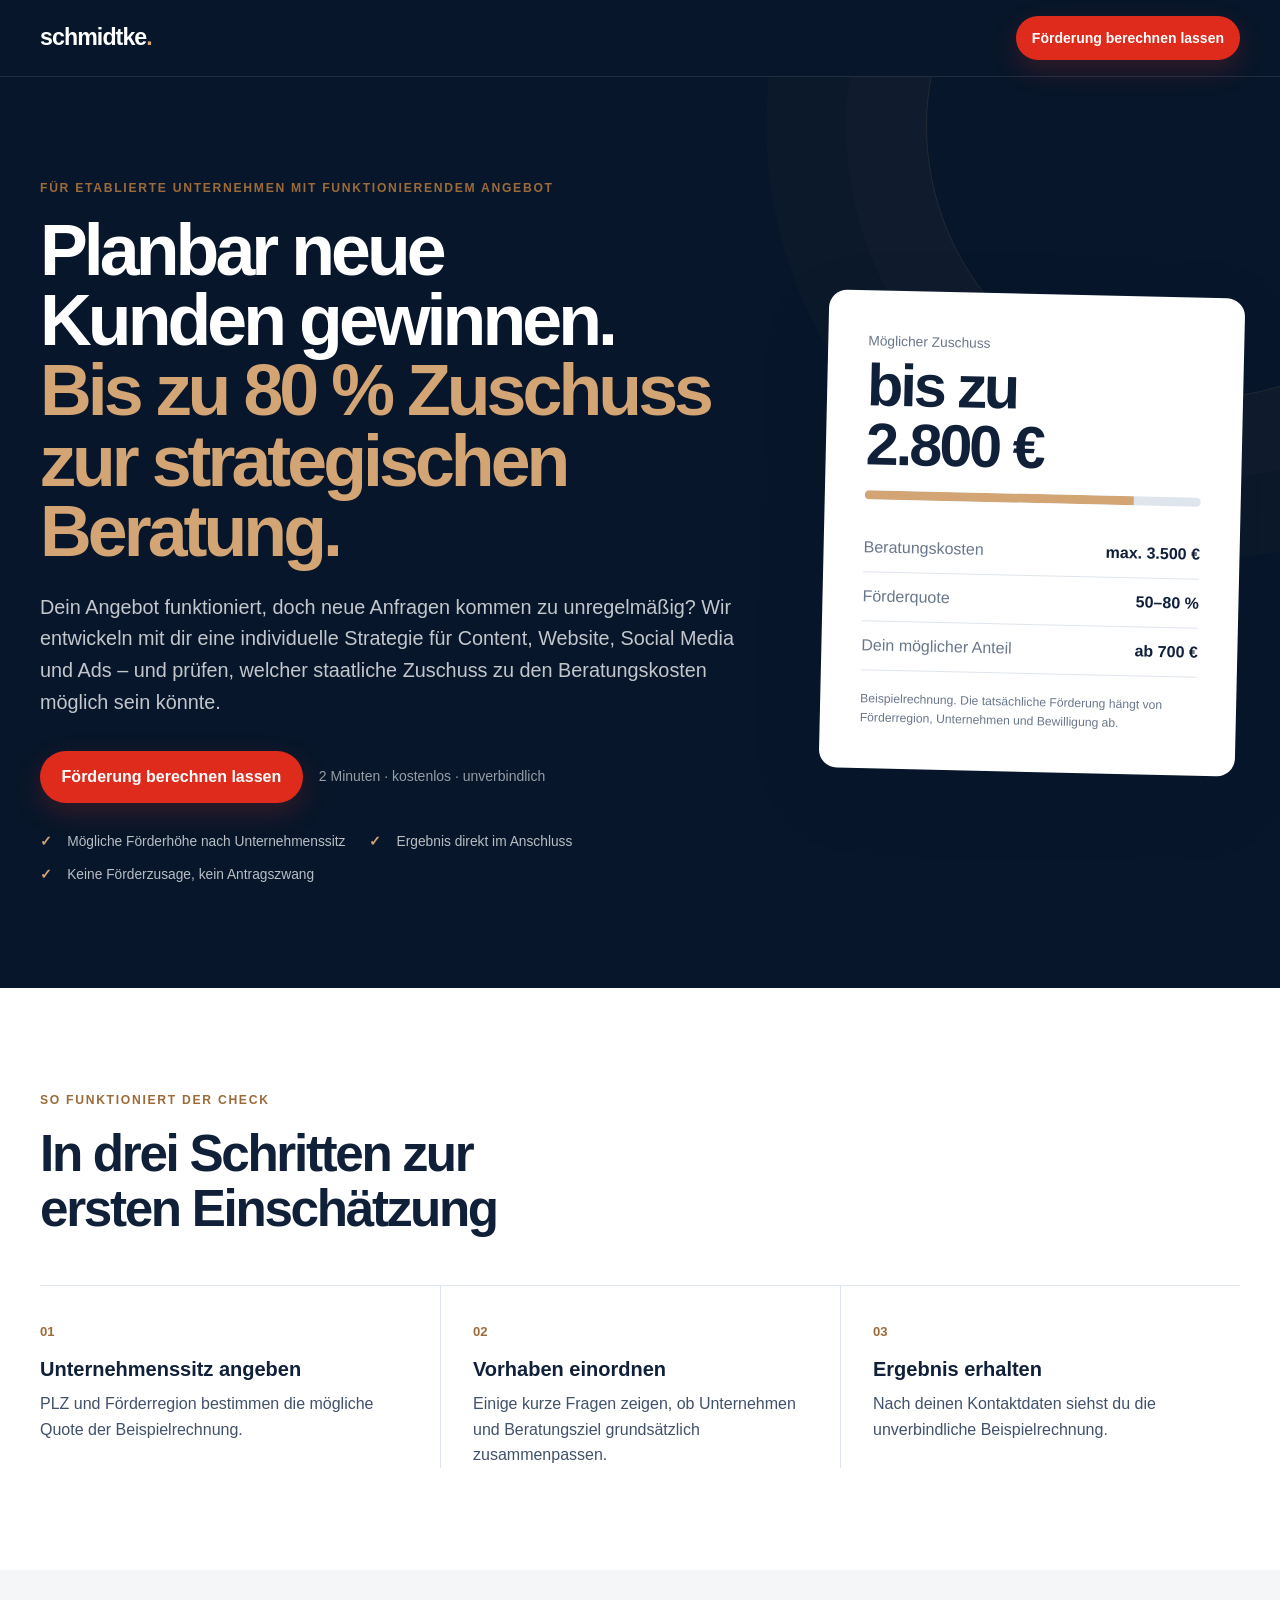
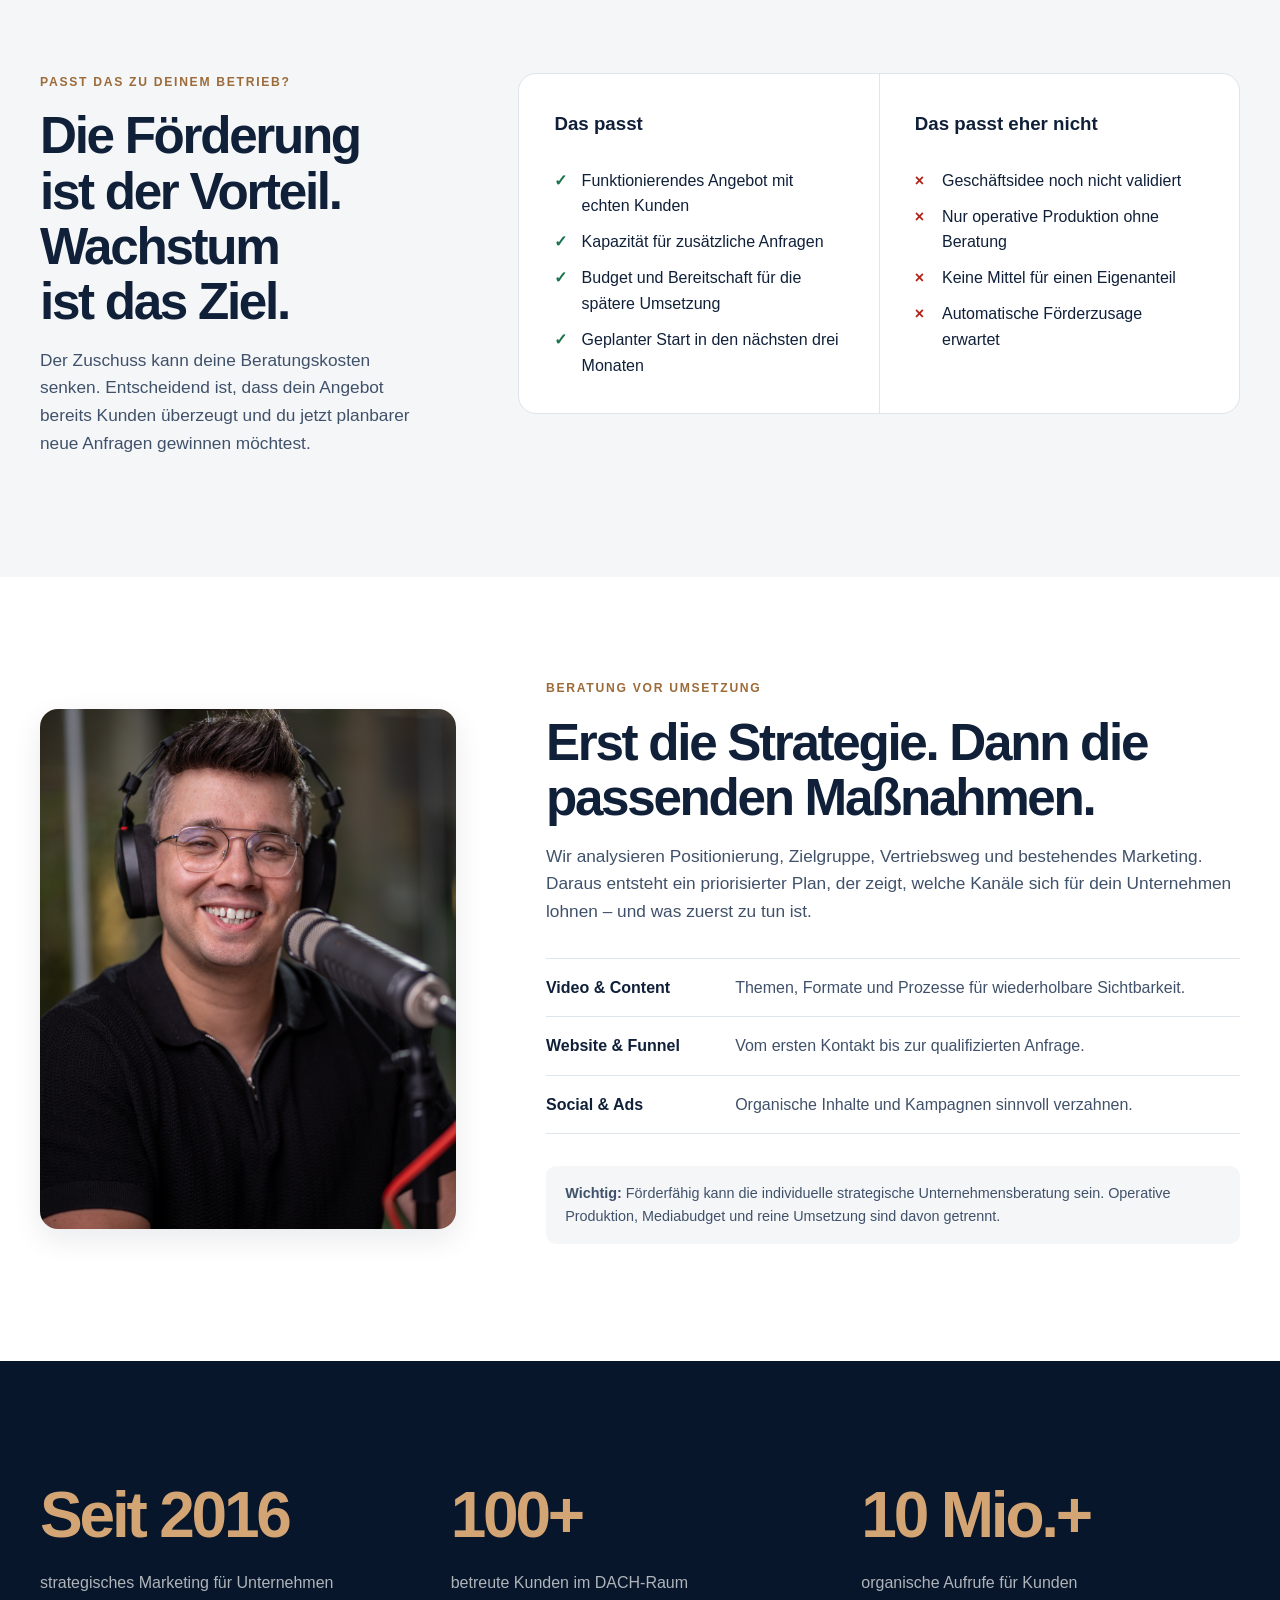
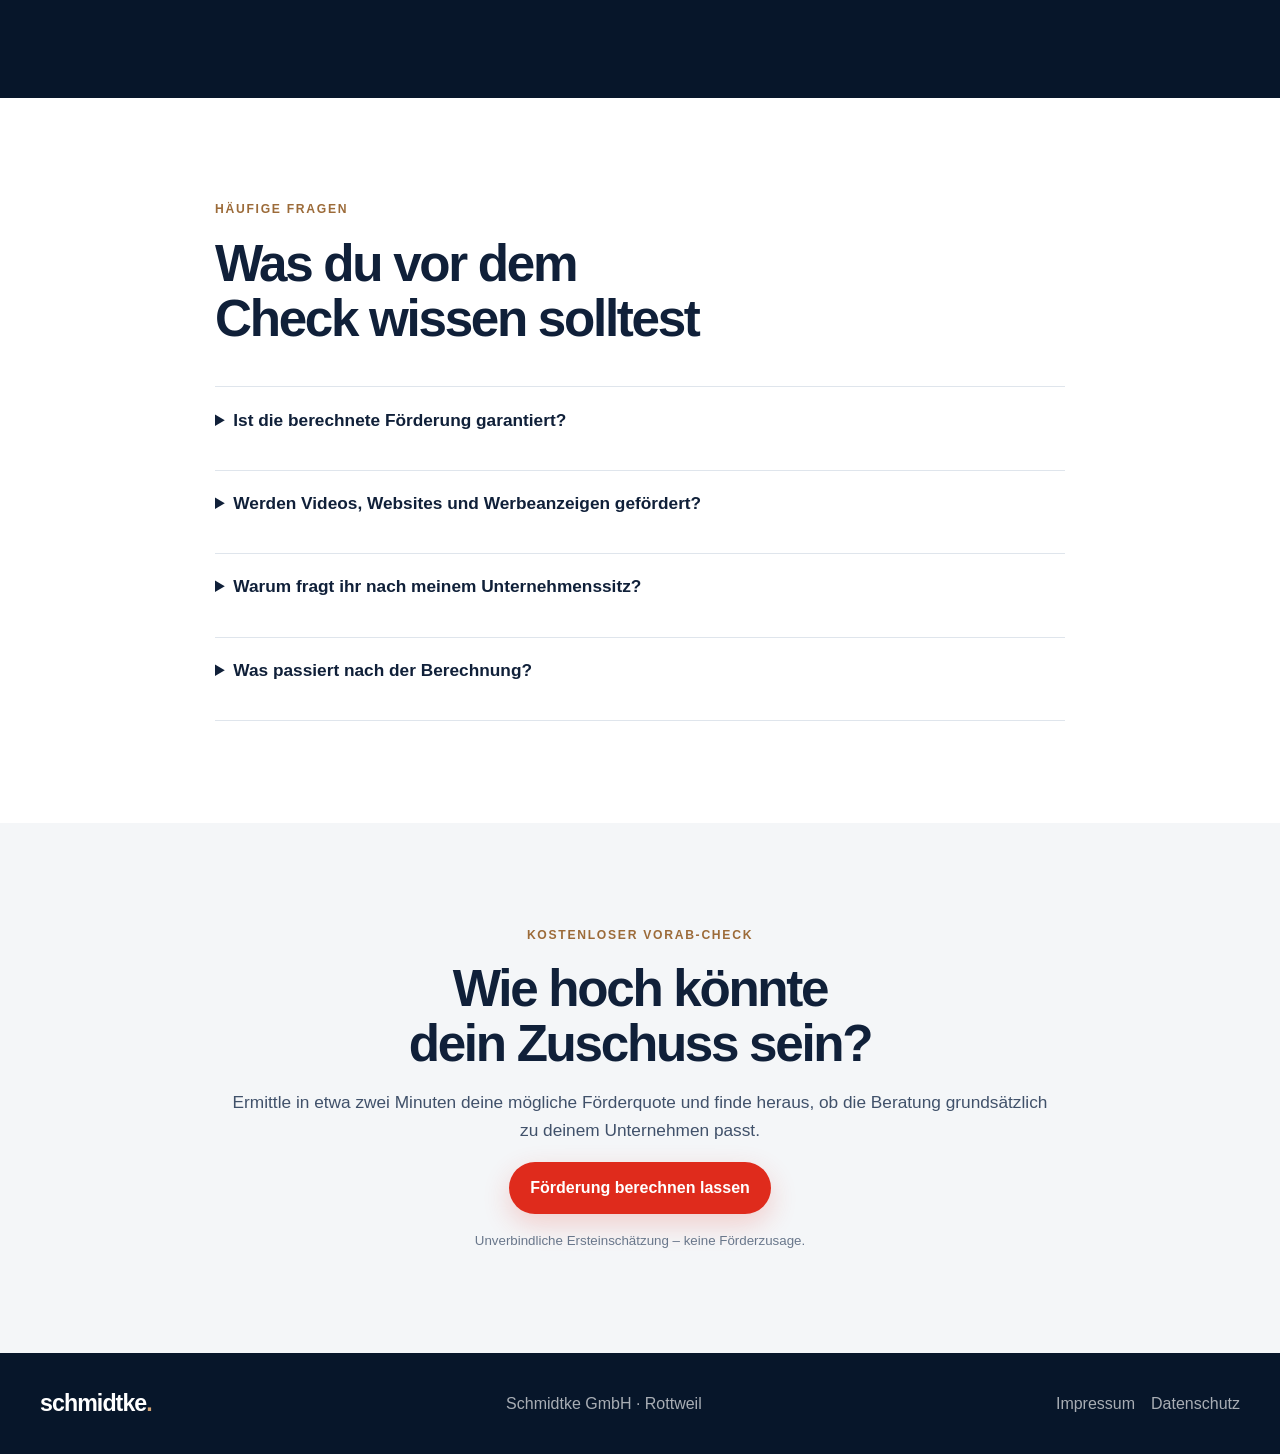
<file: bafa/index.html>
<!doctype html>
<html lang="de">
<head>
  <meta charset="utf-8">
  <meta name="viewport" content="width=device-width,initial-scale=1">
  <title>Staatlicher Zuschuss für strategisches Content-Marketing | Schmidtke GmbH</title>
  <meta name="description" content="Berechne unverbindlich, welcher staatliche Zuschuss für eine individuelle strategische Marketingberatung möglich sein könnte.">
  <meta name="robots" content="noindex,nofollow">
  <link rel="icon" href="favicon.svg" type="image/svg+xml">
  <link rel="stylesheet" href="bafa.css">
</head>
<body>
  <a class="skip-link" href="#main">Zum Inhalt springen</a>
  <header class="site-header">
    <div class="container site-header__inner">
      <a class="brand" href="index.html" aria-label="Schmidtke GmbH Startseite">schmidtke<span>.</span></a>
      <a class="button button--small" href="bafa-rechner.html" data-track="cta_click">Förderung berechnen lassen</a>
    </div>
  </header>

  <main id="main">
    <section class="hero">
      <div class="container hero__grid">
        <div class="hero__copy">
          <p class="eyebrow">Für etablierte Unternehmen mit funktionierendem Angebot</p>
          <h1>Planbar neue Kunden gewinnen.<br><span>Bis zu 80&nbsp;% Zuschuss zur strategischen Beratung.</span></h1>
          <p class="hero__lead">Dein Angebot funktioniert, doch neue Anfragen kommen zu unregelmäßig? Wir entwickeln mit dir eine individuelle Strategie für Content, Website, Social Media und Ads – und prüfen, welcher staatliche Zuschuss zu den Beratungskosten möglich sein könnte.</p>
          <div class="hero__actions">
            <a class="button" href="bafa-rechner.html" data-track="cta_click">Förderung berechnen lassen</a>
            <p>2 Minuten · kostenlos · unverbindlich</p>
          </div>
          <ul class="check-list" aria-label="Vorteile">
            <li>Mögliche Förderhöhe nach Unternehmenssitz</li>
            <li>Ergebnis direkt im Anschluss</li>
            <li>Keine Förderzusage, kein Antragszwang</li>
          </ul>
        </div>
        <aside class="hero__result-card" aria-label="Beispielrechnung">
          <p class="result-card__label">Möglicher Zuschuss</p>
          <p class="result-card__amount">bis zu 2.800&nbsp;€</p>
          <div class="result-card__bar"><span></span></div>
          <dl>
            <div><dt>Beratungskosten</dt><dd>max. 3.500 €</dd></div>
            <div><dt>Förderquote</dt><dd>50–80 %</dd></div>
            <div><dt>Dein möglicher Anteil</dt><dd>ab 700 €</dd></div>
          </dl>
          <p class="fineprint">Beispielrechnung. Die tatsächliche Förderung hängt von Förderregion, Unternehmen und Bewilligung ab.</p>
        </aside>
      </div>
    </section>

    <section class="process section">
      <div class="container">
        <p class="eyebrow">So funktioniert der Check</p>
        <h2>In drei Schritten zur ersten Einschätzung</h2>
        <ol class="process__grid">
          <li><span>01</span><h3>Unternehmenssitz angeben</h3><p>PLZ und Förderregion bestimmen die mögliche Quote der Beispielrechnung.</p></li>
          <li><span>02</span><h3>Vorhaben einordnen</h3><p>Einige kurze Fragen zeigen, ob Unternehmen und Beratungsziel grundsätzlich zusammenpassen.</p></li>
          <li><span>03</span><h3>Ergebnis erhalten</h3><p>Nach deinen Kontaktdaten siehst du die unverbindliche Beispielrechnung.</p></li>
        </ol>
      </div>
    </section>

    <section class="fit section section--light">
      <div class="container fit__grid">
        <div>
          <p class="eyebrow">Passt das zu deinem Betrieb?</p>
          <h2>Die Förderung ist der Vorteil. Wachstum ist das Ziel.</h2>
          <p>Der Zuschuss kann deine Beratungskosten senken. Entscheidend ist, dass dein Angebot bereits Kunden überzeugt und du jetzt planbarer neue Anfragen gewinnen möchtest.</p>
        </div>
        <div class="fit__columns">
          <div>
            <h3>Das passt</h3>
            <ul class="check-list">
              <li>Funktionierendes Angebot mit echten Kunden</li>
              <li>Kapazität für zusätzliche Anfragen</li>
              <li>Budget und Bereitschaft für die spätere Umsetzung</li>
              <li>Geplanter Start in den nächsten drei Monaten</li>
            </ul>
          </div>
          <div>
            <h3>Das passt eher nicht</h3>
            <ul class="cross-list">
              <li>Geschäftsidee noch nicht validiert</li>
              <li>Nur operative Produktion ohne Beratung</li>
              <li>Keine Mittel für einen Eigenanteil</li>
              <li>Automatische Förderzusage erwartet</li>
            </ul>
          </div>
        </div>
      </div>
    </section>

    <section class="services section">
      <div class="container services__grid">
        <div class="services__photo">
          <img src="fabian-schmidtke.jpg" width="900" height="1125" loading="lazy" alt="Fabian Schmidtke bei der strategischen Beratung">
        </div>
        <div>
          <p class="eyebrow">Beratung vor Umsetzung</p>
          <h2>Erst die Strategie. Dann die passenden Maßnahmen.</h2>
          <p>Wir analysieren Positionierung, Zielgruppe, Vertriebsweg und bestehendes Marketing. Daraus entsteht ein priorisierter Plan, der zeigt, welche Kanäle sich für dein Unternehmen lohnen – und was zuerst zu tun ist.</p>
          <ul class="service-list">
            <li><strong>Video &amp; Content</strong><span>Themen, Formate und Prozesse für wiederholbare Sichtbarkeit.</span></li>
            <li><strong>Website &amp; Funnel</strong><span>Vom ersten Kontakt bis zur qualifizierten Anfrage.</span></li>
            <li><strong>Social &amp; Ads</strong><span>Organische Inhalte und Kampagnen sinnvoll verzahnen.</span></li>
          </ul>
          <p class="notice"><strong>Wichtig:</strong> Förderfähig kann die individuelle strategische Unternehmensberatung sein. Operative Produktion, Mediabudget und reine Umsetzung sind davon getrennt.</p>
        </div>
      </div>
    </section>

    <section class="proof section section--dark">
      <div class="container proof__grid">
        <div><strong>Seit 2016</strong><span>strategisches Marketing für Unternehmen</span></div>
        <div><strong>100+</strong><span>betreute Kunden im DACH-Raum</span></div>
        <div><strong>10 Mio.+</strong><span>organische Aufrufe für Kunden</span></div>
      </div>
    </section>

    <section class="faq section">
      <div class="container faq__inner">
        <p class="eyebrow">Häufige Fragen</p>
        <h2>Was du vor dem Check wissen solltest</h2>
        <details><summary>Ist die berechnete Förderung garantiert?</summary><p>Nein. Das Ergebnis ist eine unverbindliche Beispielrechnung. Über Antrag und Bewilligung entscheidet ausschließlich die zuständige Stelle.</p></details>
        <details><summary>Werden Videos, Websites und Werbeanzeigen gefördert?</summary><p>Der Zuschuss kann sich auf eine individuelle strategische Unternehmensberatung beziehen. Operative Produktion, Werbeeinkauf und reine Umsetzung müssen separat betrachtet werden.</p></details>
        <details><summary>Warum fragt ihr nach meinem Unternehmenssitz?</summary><p>Die mögliche Quote beträgt je nach Förderregion 50 oder 80 Prozent. Für einzelne Regionen innerhalb eines Bundeslandes gelten abweichende Konditionen.</p></details>
        <details><summary>Was passiert nach der Berechnung?</summary><p>Du siehst deine erste Einschätzung sofort. Wenn Unternehmen und Vorhaben grundsätzlich passen, können wir die Voraussetzungen anschließend persönlich prüfen.</p></details>
      </div>
    </section>

    <section class="final-cta section">
      <div class="container final-cta__inner">
        <p class="eyebrow">Kostenloser Vorab-Check</p>
        <h2>Wie hoch könnte dein Zuschuss sein?</h2>
        <p>Ermittle in etwa zwei Minuten deine mögliche Förderquote und finde heraus, ob die Beratung grundsätzlich zu deinem Unternehmen passt.</p>
        <a class="button" href="bafa-rechner.html" data-track="cta_click">Förderung berechnen lassen</a>
        <small>Unverbindliche Ersteinschätzung – keine Förderzusage.</small>
      </div>
    </section>
  </main>

  <footer class="site-footer">
    <div class="container site-footer__inner">
      <a class="brand" href="index.html">schmidtke<span>.</span></a>
      <p>Schmidtke GmbH · Rottweil</p>
      <nav aria-label="Rechtliches"><a href="impressum.html">Impressum</a><a href="datenschutz.html">Datenschutz</a></nav>
    </div>
  </footer>
  <script src="bafa.js" defer></script>
</body>
</html>
</file>
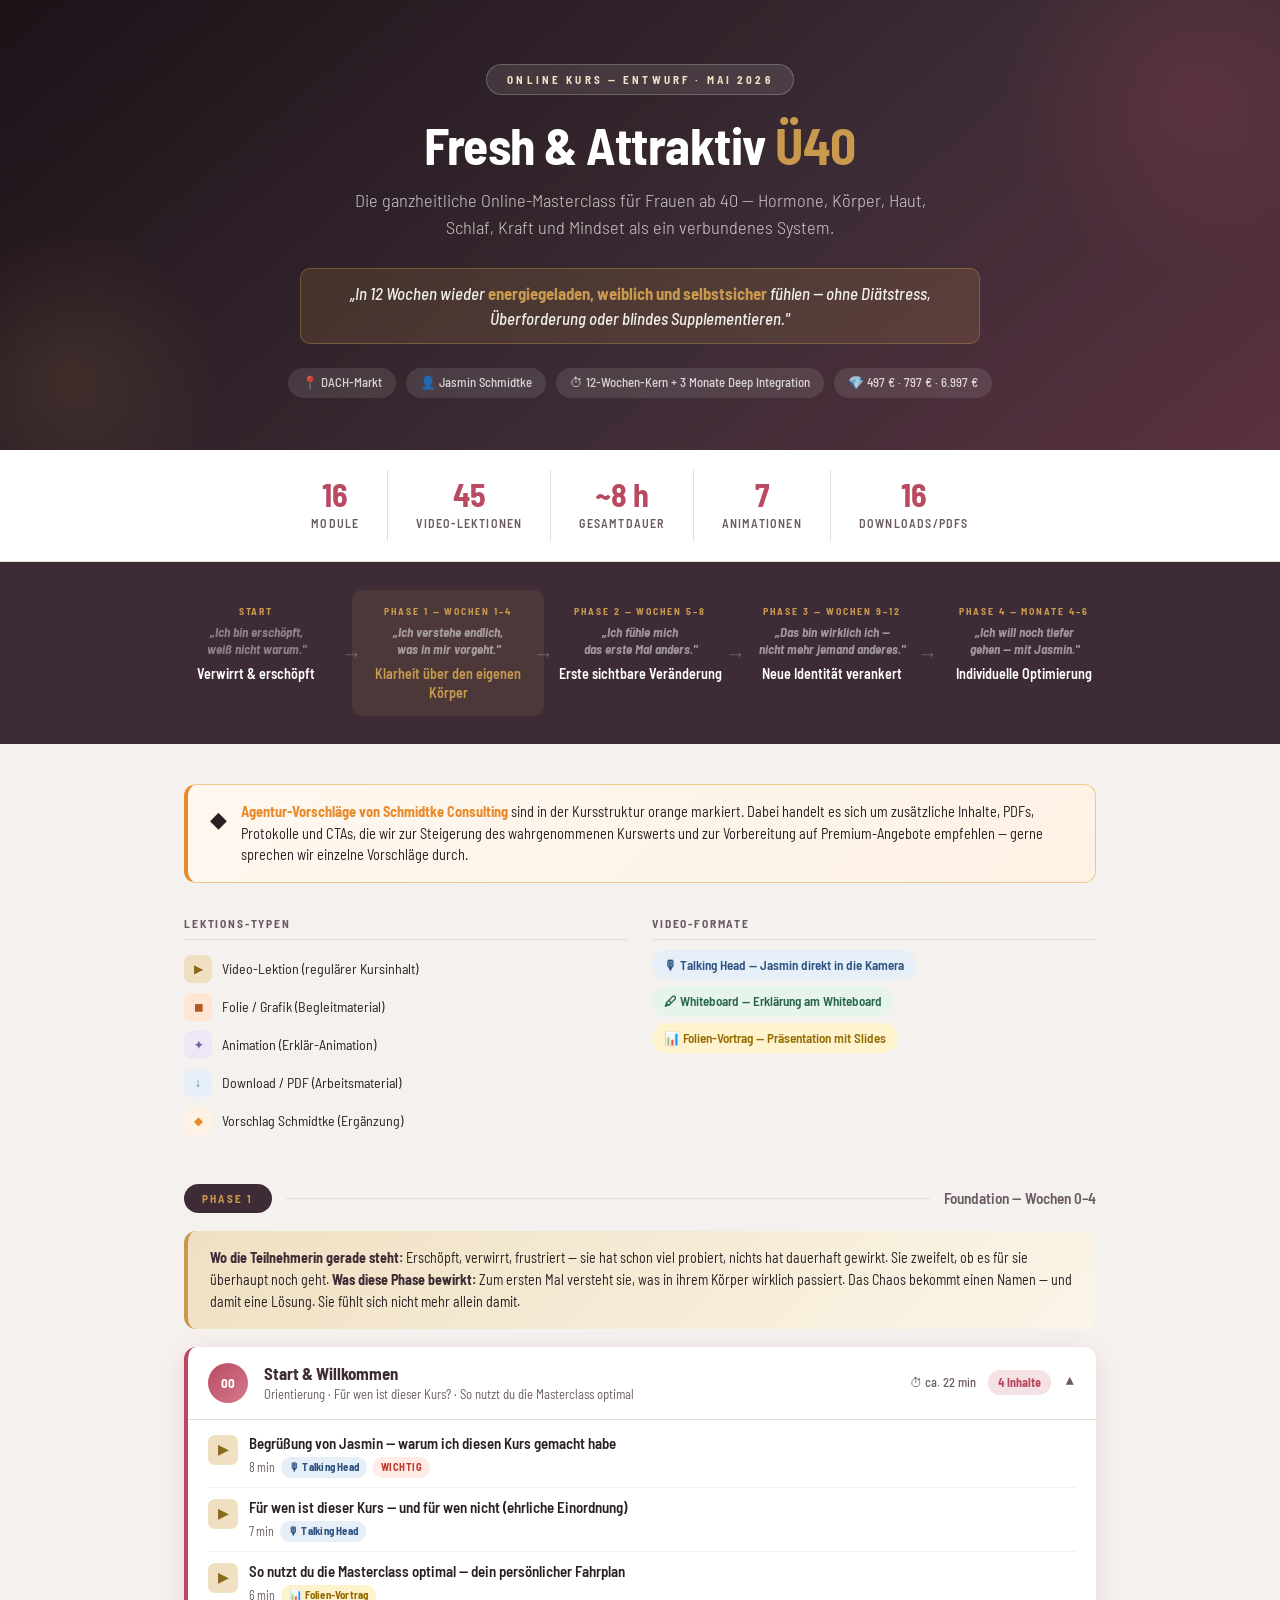
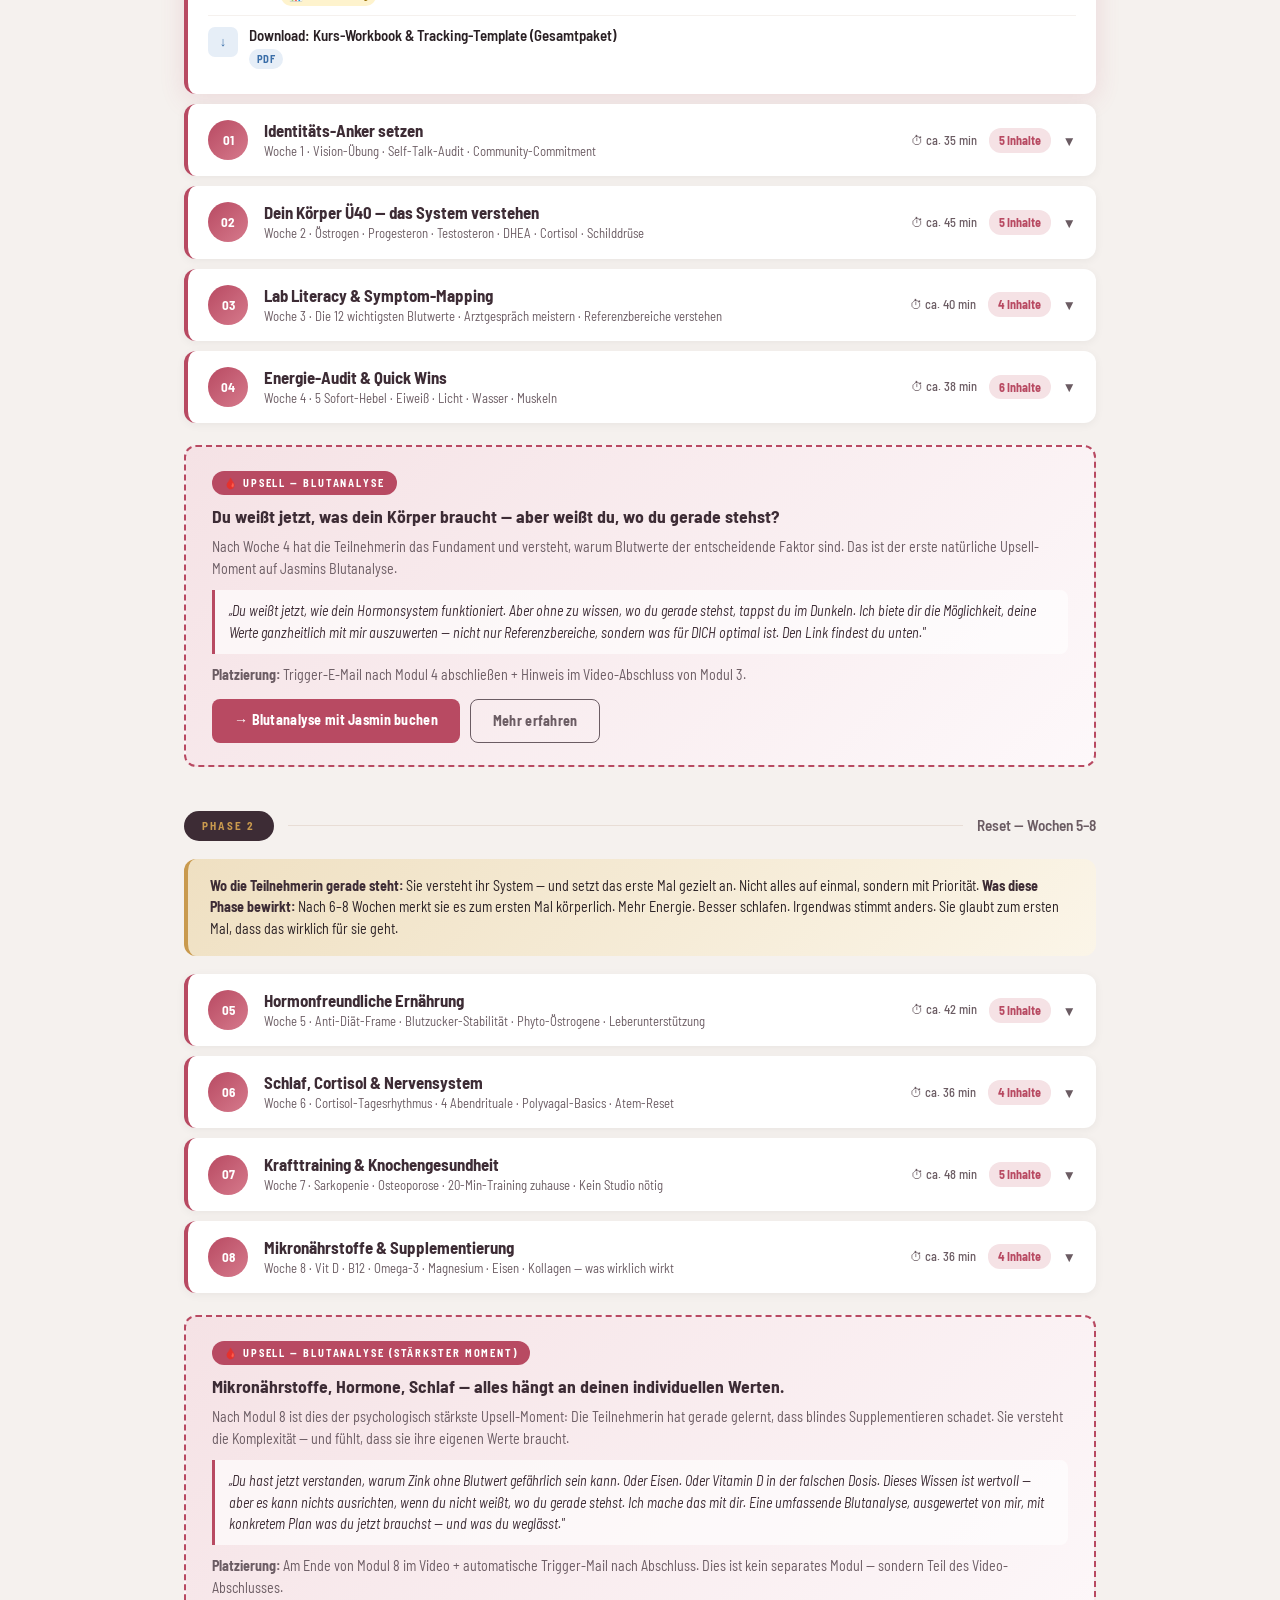
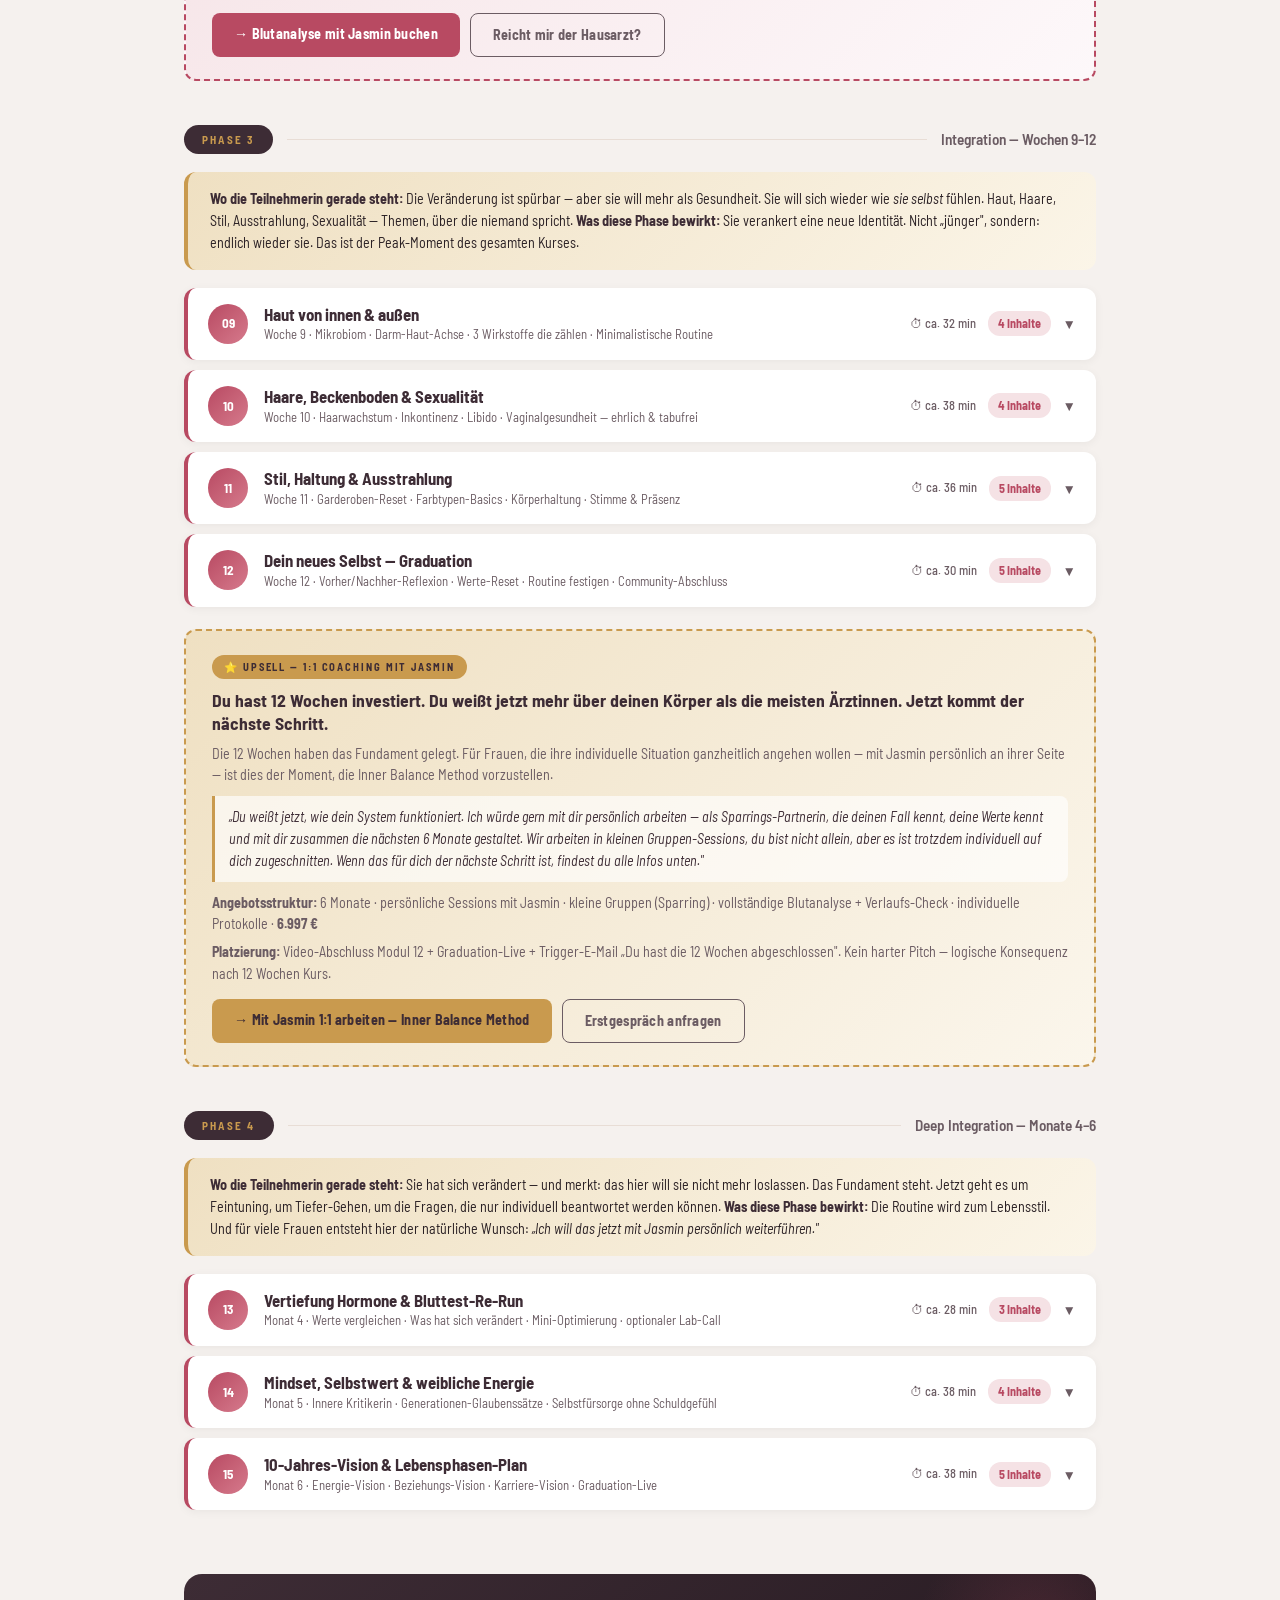
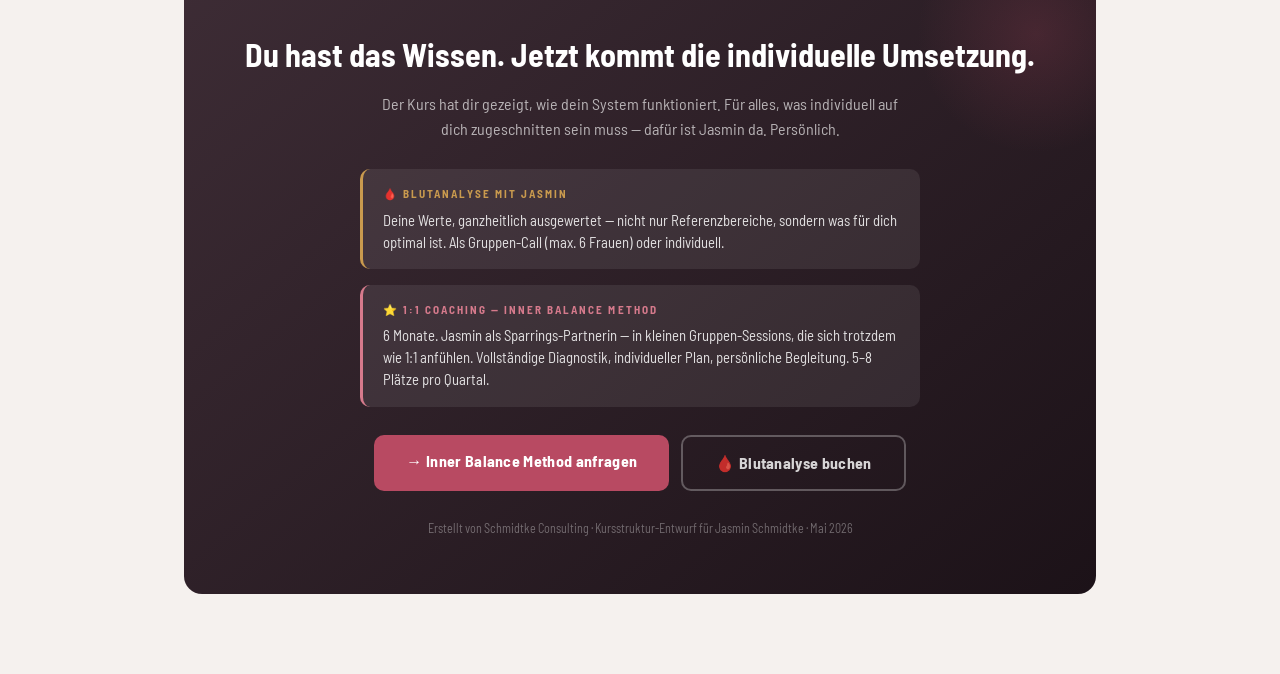
<file: Fresh_Attraktiv_Ue40_Kursstruktur.html>
<!DOCTYPE html>
<html lang="de">
<head>
<meta charset="UTF-8" />
<meta name="viewport" content="width=device-width, initial-scale=1.0" />
<title>Fresh &amp; Attraktiv Ü40 – Kursstruktur-Übersicht</title>
<link rel="preconnect" href="https://fonts.googleapis.com">
<link rel="preconnect" href="https://fonts.gstatic.com" crossorigin>
<link href="https://fonts.googleapis.com/css2?family=Barlow+Semi+Condensed:wght@300;400;500;600;700&display=swap" rel="stylesheet">
<style>
  :root {
    --brand:        #B84A62;
    --brand-light:  #D67A8C;
    --brand-soft:   #F5E2E5;
    --gold:         #C99A4E;
    --gold-soft:    #EFE0C2;
    --mauve:        #3D2C35;
    --orange:       #E8892A;
    --orange-soft:  #FDF2E4;
    --purple:       #7B5EA7;
    --purple-soft:  #EEE8F6;
    --blue:         #3A6EA8;
    --blue-soft:    #E6EEF7;
    --dark:         #1C1218;
    --bg:           #F5F1EE;
    --card:         #ffffff;
    --text:         #2A2024;
    --text-soft:    #6B5C63;
    --border:       #E8DDD5;
    --radius:       12px;
  }
  * { box-sizing: border-box; margin: 0; padding: 0; }
  html { scroll-behavior: smooth; }
  body {
    font-family: 'Barlow Semi Condensed', -apple-system, sans-serif;
    background: var(--bg);
    color: var(--text);
    font-size: 16px;
    font-weight: 400;
    line-height: 1.55;
    -webkit-font-smoothing: antialiased;
  }

  /* ─── HERO ─────────────────────────────────────────── */
  .hero {
    background: linear-gradient(140deg, var(--dark) 0%, var(--mauve) 60%, #5A3040 100%);
    color: #fff;
    padding: 64px 40px 52px;
    text-align: center;
    position: relative;
    overflow: hidden;
  }
  .hero::before {
    content: '';
    position: absolute;
    top: -100px; right: -100px;
    width: 380px; height: 380px;
    border-radius: 50%;
    background: radial-gradient(circle, rgba(184,74,98,0.18) 0%, transparent 70%);
    pointer-events: none;
  }
  .hero::after {
    content: '';
    position: absolute;
    bottom: -80px; left: -80px;
    width: 300px; height: 300px;
    border-radius: 50%;
    background: radial-gradient(circle, rgba(201,154,78,0.12) 0%, transparent 70%);
    pointer-events: none;
  }
  .hero-badge {
    display: inline-block;
    background: rgba(255,255,255,0.1);
    border: 1px solid rgba(255,255,255,0.22);
    color: var(--gold-soft);
    font-size: 0.7em;
    font-weight: 700;
    letter-spacing: 0.28em;
    text-transform: uppercase;
    padding: 6px 20px;
    border-radius: 30px;
    margin-bottom: 22px;
  }
  .hero h1 {
    font-size: 3.2em;
    font-weight: 700;
    line-height: 1.08;
    margin-bottom: 14px;
    color: #fff;
    letter-spacing: -0.01em;
  }
  .hero h1 span { color: var(--gold); }
  .hero .subtitle {
    font-size: 1.15em;
    font-weight: 300;
    color: rgba(255,255,255,0.72);
    max-width: 600px;
    margin: 0 auto 26px;
    line-height: 1.5;
  }
  .hero-transformation {
    display: inline-block;
    background: rgba(201,154,78,0.15);
    border: 1px solid rgba(201,154,78,0.35);
    border-radius: 10px;
    padding: 12px 24px;
    margin: 0 auto 24px;
    font-size: 1.05em;
    font-weight: 500;
    color: rgba(255,255,255,0.92);
    font-style: italic;
    line-height: 1.5;
    max-width: 680px;
  }
  .hero-transformation span { color: var(--gold); font-weight: 700; font-style: normal; }
  .hero-tags {
    display: flex;
    gap: 10px;
    justify-content: center;
    flex-wrap: wrap;
  }
  .hero-tag {
    background: rgba(255,255,255,0.1);
    color: rgba(255,255,255,0.78);
    font-size: 0.8em;
    font-weight: 500;
    padding: 5px 14px;
    border-radius: 20px;
  }

  /* ─── TRANSFORMATIONS-REISE ──────────────────────────── */
  .journey-bar {
    background: var(--mauve);
    padding: 28px 32px;
    overflow-x: auto;
  }
  .journey-inner {
    display: flex;
    align-items: stretch;
    gap: 0;
    max-width: 960px;
    margin: 0 auto;
    min-width: 600px;
  }
  .journey-step {
    flex: 1;
    text-align: center;
    padding: 14px 12px;
    position: relative;
  }
  .journey-step::after {
    content: '→';
    position: absolute;
    right: -10px;
    top: 50%;
    transform: translateY(-50%);
    color: rgba(255,255,255,0.25);
    font-size: 1.3em;
    z-index: 1;
  }
  .journey-step:last-child::after { display: none; }
  .js-phase {
    font-size: 0.62em;
    font-weight: 700;
    letter-spacing: 0.2em;
    text-transform: uppercase;
    color: var(--gold);
    margin-bottom: 5px;
    display: block;
  }
  .js-state {
    font-size: 0.82em;
    font-weight: 700;
    color: rgba(255,255,255,0.5);
    margin-bottom: 6px;
    font-style: italic;
    display: block;
    line-height: 1.3;
  }
  .js-state.from { color: rgba(255,255,255,0.4); }
  .js-label {
    font-size: 0.88em;
    font-weight: 600;
    color: #fff;
    line-height: 1.35;
    display: block;
  }
  .journey-step.active .js-label { color: var(--gold); }
  .journey-step.active {
    background: rgba(201,154,78,0.1);
    border-radius: 10px;
  }

  /* ─── STATS BAR ─────────────────────────────────────── */
  .stats-bar {
    background: var(--card);
    border-bottom: 1px solid var(--border);
    padding: 20px 32px;
    display: flex;
    justify-content: center;
    flex-wrap: wrap;
    box-shadow: 0 2px 10px rgba(0,0,0,0.06);
    gap: 0;
  }
  .stat {
    text-align: center;
    padding: 8px 28px;
    border-right: 1px solid var(--border);
  }
  .stat:last-child { border-right: none; }
  .stat-num {
    font-size: 2em;
    font-weight: 700;
    color: var(--brand);
    line-height: 1;
    display: block;
  }
  .stat-label {
    font-size: 0.75em;
    font-weight: 600;
    color: var(--text-soft);
    text-transform: uppercase;
    letter-spacing: 0.1em;
    margin-top: 4px;
    display: block;
  }

  /* ─── MAIN CONTENT ───────────────────────────────────── */
  .main {
    max-width: 960px;
    margin: 0 auto;
    padding: 40px 24px 80px;
  }

  /* ─── VORSCHLAG BANNER ──────────────────────────────── */
  .suggestion-banner {
    background: linear-gradient(135deg, #FEF8F0 0%, var(--orange-soft) 100%);
    border: 1px solid #F0C98A;
    border-left: 4px solid var(--orange);
    border-radius: var(--radius);
    padding: 16px 22px;
    margin-bottom: 32px;
    display: flex;
    align-items: flex-start;
    gap: 14px;
  }
  .banner-icon { font-size: 1.35em; flex-shrink: 0; padding-top: 1px; }
  .banner-text { font-size: 0.9em; color: var(--text); line-height: 1.5; }
  .banner-text strong { color: var(--orange); font-weight: 700; }

  /* ─── LEGEND ─────────────────────────────────────────── */
  .legend-wrap {
    display: grid;
    grid-template-columns: 1fr 1fr;
    gap: 24px;
    margin-bottom: 32px;
  }
  .legend-block {}
  .legend-heading {
    font-size: 0.72em;
    font-weight: 700;
    text-transform: uppercase;
    letter-spacing: 0.16em;
    color: var(--text-soft);
    margin-bottom: 10px;
    padding-bottom: 6px;
    border-bottom: 1px solid var(--border);
  }
  .legend-row {
    display: flex;
    align-items: center;
    gap: 10px;
    padding: 5px 0;
    font-size: 0.875em;
    color: var(--text);
  }
  .l-icon {
    width: 28px;
    height: 28px;
    border-radius: 7px;
    display: flex;
    align-items: center;
    justify-content: center;
    font-size: 0.82em;
    font-weight: 800;
    flex-shrink: 0;
  }
  .l-video    { background: var(--gold-soft); color: #8B6820; }
  .l-folie    { background: #FEE5D4; color: #B05A22; }
  .l-anim     { background: var(--purple-soft); color: var(--purple); }
  .l-download { background: var(--blue-soft); color: var(--blue); }
  .l-vorschlag{ background: var(--orange-soft); color: var(--orange); }

  .fmt-legend { display: flex; flex-direction: column; gap: 6px; }
  .fmt-pill {
    display: inline-flex;
    align-items: center;
    gap: 7px;
    padding: 5px 12px;
    border-radius: 20px;
    font-size: 0.82em;
    font-weight: 600;
    width: fit-content;
  }
  .fp-th { background: #E6EEF7; color: #2C5282; }
  .fp-wb { background: #E6F4EA; color: #276749; }
  .fp-fv { background: #FEF3CD; color: #956B00; }

  /* ─── PHASE HEADER ───────────────────────────────────── */
  .phase-header {
    display: flex;
    align-items: center;
    gap: 14px;
    margin: 44px 0 18px;
  }
  .phase-pill {
    background: var(--mauve);
    color: var(--gold);
    font-size: 0.7em;
    font-weight: 700;
    letter-spacing: 0.2em;
    text-transform: uppercase;
    padding: 6px 18px;
    border-radius: 24px;
    white-space: nowrap;
  }
  .phase-line { flex: 1; height: 1px; background: var(--border); }
  .phase-name {
    font-size: 0.95em;
    font-weight: 600;
    color: var(--text-soft);
    white-space: nowrap;
  }

  /* ─── MODULE CARDS ───────────────────────────────────── */
  .module-card {
    background: var(--card);
    border-radius: var(--radius);
    box-shadow: 0 2px 10px rgba(0,0,0,0.05);
    margin-bottom: 10px;
    border-left: 4px solid var(--brand);
    overflow: hidden;
    transition: box-shadow 0.2s ease;
  }
  .module-card:hover { box-shadow: 0 4px 18px rgba(184,74,98,0.1); }
  .module-card.open  { box-shadow: 0 6px 26px rgba(184,74,98,0.14); }

  .module-header {
    display: flex;
    align-items: center;
    gap: 16px;
    padding: 16px 20px;
    cursor: pointer;
    user-select: none;
    -webkit-user-select: none;
    transition: background 0.15s;
  }
  .module-header:hover { background: rgba(184,74,98,0.02); }

  .mod-num {
    width: 40px;
    height: 40px;
    border-radius: 50%;
    background: linear-gradient(135deg, var(--brand) 0%, var(--brand-light) 100%);
    color: #fff;
    display: flex;
    align-items: center;
    justify-content: center;
    font-size: 0.82em;
    font-weight: 700;
    flex-shrink: 0;
    letter-spacing: 0;
  }
  .mod-info { flex: 1; min-width: 0; }
  .mod-title {
    font-size: 1.05em;
    font-weight: 700;
    color: var(--mauve);
    line-height: 1.25;
  }
  .mod-sub {
    font-size: 0.8em;
    color: var(--text-soft);
    margin-top: 2px;
    font-weight: 400;
    line-height: 1.35;
  }
  .mod-right {
    display: flex;
    align-items: center;
    gap: 12px;
    flex-shrink: 0;
  }
  .mod-dur {
    font-size: 0.78em;
    color: var(--text-soft);
    font-weight: 500;
    white-space: nowrap;
  }
  .mod-count {
    font-size: 0.76em;
    background: var(--brand-soft);
    color: var(--brand);
    padding: 3px 10px;
    border-radius: 12px;
    font-weight: 700;
    white-space: nowrap;
  }
  .mod-chevron {
    font-size: 0.85em;
    color: var(--text-soft);
    transition: transform 0.28s ease;
    flex-shrink: 0;
  }
  .module-card.open .mod-chevron { transform: rotate(180deg); }

  /* ─── LESSON LIST ────────────────────────────────────── */
  .lessons {
    display: none;
    padding: 4px 20px 16px;
    border-top: 1px solid var(--border);
  }
  .module-card.open .lessons { display: block; }

  .lesson {
    display: flex;
    align-items: flex-start;
    gap: 11px;
    padding: 9px 0;
    border-bottom: 1px solid var(--bg);
  }
  .lesson:last-child { border-bottom: none; }

  .les-icon {
    width: 30px;
    height: 30px;
    border-radius: 7px;
    display: flex;
    align-items: center;
    justify-content: center;
    font-size: 0.8em;
    font-weight: 800;
    flex-shrink: 0;
    margin-top: 2px;
  }
  .lesson.video    .les-icon { background: var(--gold-soft); color: #8B6820; }
  .lesson.folie    .les-icon { background: #FEE5D4; color: #B05A22; }
  .lesson.animation .les-icon { background: var(--purple-soft); color: var(--purple); }
  .lesson.download .les-icon { background: var(--blue-soft); color: var(--blue); }
  .lesson.vorschlag .les-icon { background: var(--orange-soft); color: var(--orange); }

  .lesson.vorschlag {
    background: linear-gradient(90deg, rgba(232,137,42,0.06) 0%, rgba(232,137,42,0.02) 100%);
    border-left: 3px solid var(--orange);
    border-radius: 0 8px 8px 0;
    margin: 2px 0 2px -10px;
    padding: 9px 10px 9px 14px;
    border-bottom: none;
  }

  .les-body { flex: 1; min-width: 0; }
  .les-title {
    font-size: 0.93em;
    font-weight: 600;
    color: var(--text);
    line-height: 1.35;
  }
  .lesson.vorschlag .les-title { color: #7A4010; }

  .les-meta {
    display: flex;
    align-items: center;
    gap: 6px;
    margin-top: 4px;
    flex-wrap: wrap;
  }
  .les-dur {
    font-size: 0.76em;
    color: var(--text-soft);
    font-weight: 400;
  }

  /* Format Badges */
  .fb {
    font-size: 0.68em;
    font-weight: 700;
    padding: 2px 8px;
    border-radius: 10px;
    letter-spacing: 0.02em;
  }
  .fb.th { background: #E6EEF7; color: #2C5282; }
  .fb.wb { background: #E6F4EA; color: #276749; }
  .fb.fv { background: #FEF3CD; color: #956B00; }

  /* Tag Badges */
  .tb {
    font-size: 0.66em;
    font-weight: 700;
    padding: 2px 8px;
    border-radius: 10px;
    text-transform: uppercase;
    letter-spacing: 0.04em;
  }
  .tb.wichtig   { background: #FFEBE8; color: #C0392B; }
  .tb.animation { background: var(--purple-soft); color: var(--purple); }
  .tb.labor     { background: #E8F5E9; color: #276749; }
  .tb.neu       { background: #E8F5E9; color: #1E7E44; }
  .tb.vorschlag { background: var(--orange-soft); color: var(--orange); }
  .tb.pdf       { background: var(--blue-soft); color: var(--blue); }

  /* ─── CTA CARD ───────────────────────────────────────── */
  .cta-card {
    border: 2px dashed var(--orange);
    border-radius: var(--radius);
    padding: 22px 26px;
    margin: 22px 0;
    background: linear-gradient(135deg, var(--orange-soft) 0%, #FEF9F2 100%);
  }
  .cta-card.blut {
    border-color: var(--brand);
    background: linear-gradient(135deg, var(--brand-soft) 0%, #FDF8FA 100%);
  }
  .cta-card.highticket {
    border-color: var(--gold);
    background: linear-gradient(135deg, var(--gold-soft) 0%, #FBF6EC 100%);
  }
  .cta-label {
    display: inline-block;
    background: var(--orange);
    color: #fff;
    font-size: 0.66em;
    font-weight: 700;
    letter-spacing: 0.18em;
    text-transform: uppercase;
    padding: 4px 12px;
    border-radius: 20px;
    margin-bottom: 10px;
  }
  .cta-label.blut { background: var(--brand); }
  .cta-label.highticket { background: var(--gold); color: var(--mauve); }
  .cta-card h4 {
    font-size: 1.1em;
    font-weight: 700;
    color: var(--mauve);
    margin-bottom: 8px;
    line-height: 1.3;
  }
  .cta-card p {
    font-size: 0.88em;
    color: var(--text-soft);
    line-height: 1.55;
    margin-bottom: 6px;
  }
  .cta-card .jasmin-quote {
    background: rgba(255,255,255,0.65);
    border-left: 3px solid var(--brand);
    border-radius: 0 8px 8px 0;
    padding: 10px 14px;
    margin: 10px 0;
    font-size: 0.88em;
    color: var(--mauve);
    font-style: italic;
    line-height: 1.55;
  }
  .cta-card.blut .jasmin-quote { border-left-color: var(--brand); }
  .cta-card.highticket .jasmin-quote { border-left-color: var(--gold); }
  .cta-card .cta-options {
    display: flex;
    gap: 10px;
    flex-wrap: wrap;
    margin-top: 14px;
  }
  .cta-btn-wrap { margin-top: 14px; }
  .cta-btn {
    display: inline-block;
    background: var(--orange);
    color: #fff;
    font-family: 'Barlow Semi Condensed', sans-serif;
    font-size: 0.88em;
    font-weight: 700;
    padding: 10px 22px;
    border-radius: 8px;
    text-decoration: none;
    cursor: pointer;
    border: none;
    letter-spacing: 0.02em;
  }
  .cta-btn.blut { background: var(--brand); }
  .cta-btn.highticket { background: var(--gold); color: var(--mauve); }
  .cta-btn.secondary-btn {
    background: transparent;
    border: 1.5px solid var(--text-soft);
    color: var(--text-soft);
  }

  /* Inline upsell hint inside lesson */
  .upsell-hint {
    display: flex;
    align-items: flex-start;
    gap: 8px;
    background: rgba(201,154,78,0.08);
    border: 1px solid rgba(201,154,78,0.3);
    border-radius: 8px;
    padding: 8px 12px;
    margin-top: 6px;
    font-size: 0.8em;
    color: #7A5B25;
    line-height: 1.5;
  }
  .upsell-hint .uh-icon { flex-shrink: 0; font-size: 1em; }
  .upsell-hint.blut-hint {
    background: rgba(184,74,98,0.06);
    border-color: rgba(184,74,98,0.25);
    color: #6B2A3A;
  }

  /* ─── HINT CARD ──────────────────────────────────────── */
  .hint-card {
    background: linear-gradient(135deg, var(--gold-soft) 0%, #FBF5E8 100%);
    border-left: 4px solid var(--gold);
    border-radius: var(--radius);
    padding: 16px 22px;
    margin: 18px 0;
  }
  .hint-card p {
    font-size: 0.88em;
    color: var(--text);
    line-height: 1.55;
    margin: 0;
  }
  .hint-card p strong { color: var(--mauve); }

  /* ─── OUTRO ──────────────────────────────────────────── */
  .outro {
    background: linear-gradient(140deg, var(--mauve) 0%, var(--dark) 100%);
    color: #fff;
    border-radius: 18px;
    padding: 56px 40px;
    text-align: center;
    margin-top: 64px;
    position: relative;
    overflow: hidden;
  }
  .outro::before {
    content: '';
    position: absolute;
    top: -60px; right: -60px;
    width: 240px; height: 240px;
    border-radius: 50%;
    background: radial-gradient(circle, rgba(184,74,98,0.2) 0%, transparent 70%);
    pointer-events: none;
  }
  .outro h2 {
    font-size: 2em;
    font-weight: 700;
    color: #fff;
    margin-bottom: 12px;
    position: relative;
  }
  .outro .outro-sub {
    font-size: 1em;
    color: rgba(255,255,255,0.65);
    max-width: 520px;
    margin: 0 auto 28px;
    line-height: 1.55;
    position: relative;
  }
  .outro-buttons { display: flex; gap: 12px; justify-content: center; flex-wrap: wrap; position: relative; }
  .outro-btn {
    display: inline-block;
    font-family: 'Barlow Semi Condensed', sans-serif;
    font-size: 1em;
    font-weight: 700;
    padding: 14px 32px;
    border-radius: 10px;
    text-decoration: none;
    cursor: pointer;
    border: none;
    letter-spacing: 0.02em;
  }
  .outro-btn.primary   { background: var(--brand); color: #fff; }
  .outro-btn.secondary { background: transparent; border: 2px solid rgba(255,255,255,0.28); color: rgba(255,255,255,0.82); }
  .outro-note {
    font-size: 0.76em;
    color: rgba(255,255,255,0.35);
    margin-top: 28px;
    position: relative;
  }

  /* ─── RESPONSIVE ─────────────────────────────────────── */
  @media (max-width: 680px) {
    .hero { padding: 44px 20px 36px; }
    .hero h1 { font-size: 2.2em; }
    .stats-bar { padding: 14px 16px; }
    .stat { padding: 8px 14px; }
    .stat-num { font-size: 1.5em; }
    .stat-label { font-size: 0.68em; }
    .main { padding: 24px 14px 60px; }
    .module-header { padding: 14px 14px; }
    .mod-right { display: none; }
    .lessons { padding: 4px 14px 14px; }
    .legend-wrap { grid-template-columns: 1fr; }
    .outro { padding: 40px 20px; border-radius: 12px; }
    .outro h2 { font-size: 1.6em; }
  }
</style>
</head>
<body>

<!-- ═══════════════════════════════════════════════════════════
     HERO
     ═══════════════════════════════════════════════════════════ -->
<div class="hero">
  <div class="hero-badge">Online Kurs — Entwurf · Mai 2026</div>
  <h1>Fresh &amp; Attraktiv <span>Ü40</span></h1>
  <p class="subtitle">Die ganzheitliche Online-Masterclass für Frauen ab 40 — Hormone, Körper, Haut, Schlaf, Kraft und Mindset als ein verbundenes System.</p>
  <div class="hero-transformation">
    „In 12 Wochen wieder <span>energiegeladen, weiblich und selbstsicher</span> fühlen — ohne Diätstress, Überforderung oder blindes Supplementieren."
  </div>
  <div class="hero-tags">
    <span class="hero-tag">📍 DACH-Markt</span>
    <span class="hero-tag">👤 Jasmin Schmidtke</span>
    <span class="hero-tag">⏱ 12-Wochen-Kern + 3 Monate Deep Integration</span>
    <span class="hero-tag">💎 497 € · 797 € · 6.997 €</span>
  </div>
</div>

<!-- ═══════════════════════════════════════════════════════════
     STATS BAR
     ═══════════════════════════════════════════════════════════ -->
<div class="stats-bar">
  <div class="stat">
    <span class="stat-num">16</span>
    <span class="stat-label">Module</span>
  </div>
  <div class="stat">
    <span class="stat-num">45</span>
    <span class="stat-label">Video-Lektionen</span>
  </div>
  <div class="stat">
    <span class="stat-num">~8 h</span>
    <span class="stat-label">Gesamtdauer</span>
  </div>
  <div class="stat">
    <span class="stat-num">7</span>
    <span class="stat-label">Animationen</span>
  </div>
  <div class="stat">
    <span class="stat-num">16</span>
    <span class="stat-label">Downloads/PDFs</span>
  </div>
</div>

<!-- ═══════════════════════════════════════════════════════════
     TRANSFORMATIONS-REISE
     ═══════════════════════════════════════════════════════════ -->
<div class="journey-bar">
  <div class="journey-inner">
    <div class="journey-step">
      <span class="js-phase">Start</span>
      <span class="js-state from">„Ich bin erschöpft,<br/>weiß nicht warum."</span>
      <span class="js-label">Verwirrt &amp; erschöpft</span>
    </div>
    <div class="journey-step active">
      <span class="js-phase">Phase 1 — Wochen 1–4</span>
      <span class="js-state">„Ich verstehe endlich,<br/>was in mir vorgeht."</span>
      <span class="js-label">Klarheit über den eigenen Körper</span>
    </div>
    <div class="journey-step">
      <span class="js-phase">Phase 2 — Wochen 5–8</span>
      <span class="js-state">„Ich fühle mich<br/>das erste Mal anders."</span>
      <span class="js-label">Erste sichtbare Veränderung</span>
    </div>
    <div class="journey-step">
      <span class="js-phase">Phase 3 — Wochen 9–12</span>
      <span class="js-state">„Das bin wirklich ich —<br/>nicht mehr jemand anderes."</span>
      <span class="js-label">Neue Identität verankert</span>
    </div>
    <div class="journey-step">
      <span class="js-phase">Phase 4 — Monate 4–6</span>
      <span class="js-state">„Ich will noch tiefer<br/>gehen — mit Jasmin."</span>
      <span class="js-label">Individuelle Optimierung</span>
    </div>
  </div>
</div>

<!-- ═══════════════════════════════════════════════════════════
     MAIN CONTENT
     ═══════════════════════════════════════════════════════════ -->
<div class="main">

  <!-- VORSCHLAG BANNER -->
  <div class="suggestion-banner">
    <div class="banner-icon">◆</div>
    <div class="banner-text">
      <strong>Agentur-Vorschläge von Schmidtke Consulting</strong> sind in der Kursstruktur orange markiert.
      Dabei handelt es sich um zusätzliche Inhalte, PDFs, Protokolle und CTAs, die wir zur Steigerung des wahrgenommenen Kurswerts und zur Vorbereitung auf Premium-Angebote empfehlen — gerne sprechen wir einzelne Vorschläge durch.
    </div>
  </div>

  <!-- LEGENDE: Inhaltstypen -->
  <div class="legend-wrap">
    <div class="legend-block">
      <div class="legend-heading">Lektions-Typen</div>
      <div class="legend-row"><div class="l-icon l-video">▶</div> Video-Lektion (regulärer Kursinhalt)</div>
      <div class="legend-row"><div class="l-icon l-folie">◼</div> Folie / Grafik (Begleitmaterial)</div>
      <div class="legend-row"><div class="l-icon l-anim">✦</div> Animation (Erklär-Animation)</div>
      <div class="legend-row"><div class="l-icon l-download">↓</div> Download / PDF (Arbeitsmaterial)</div>
      <div class="legend-row"><div class="l-icon l-vorschlag">◆</div> Vorschlag Schmidtke (Ergänzung)</div>
    </div>
    <div class="legend-block">
      <div class="legend-heading">Video-Formate</div>
      <div class="fmt-legend">
        <div class="fmt-pill fp-th">🎙 Talking Head — Jasmin direkt in die Kamera</div>
        <div class="fmt-pill fp-wb">🖊 Whiteboard — Erklärung am Whiteboard</div>
        <div class="fmt-pill fp-fv">📊 Folien-Vortrag — Präsentation mit Slides</div>
      </div>
    </div>
  </div>

  <!-- ════════════════════════════════════════════════════
       PHASE 1: FOUNDATION  (Wochen 0–4)
       ════════════════════════════════════════════════════ -->
  <div class="phase-header">
    <div class="phase-pill">Phase 1</div>
    <div class="phase-line"></div>
    <div class="phase-name">Foundation — Wochen 0–4</div>
  </div>

  <div class="hint-card">
    <p><strong>Wo die Teilnehmerin gerade steht:</strong> Erschöpft, verwirrt, frustriert — sie hat schon viel probiert, nichts hat dauerhaft gewirkt. Sie zweifelt, ob es für sie überhaupt noch geht. <strong>Was diese Phase bewirkt:</strong> Zum ersten Mal versteht sie, was in ihrem Körper wirklich passiert. Das Chaos bekommt einen Namen — und damit eine Lösung. Sie fühlt sich nicht mehr allein damit.</p>
  </div>

  <!-- MODUL 0 -->
  <div class="module-card" id="m0">
    <div class="module-header" onclick="toggle('m0')">
      <div class="mod-num">00</div>
      <div class="mod-info">
        <div class="mod-title">Start &amp; Willkommen</div>
        <div class="mod-sub">Orientierung · Für wen ist dieser Kurs? · So nutzt du die Masterclass optimal</div>
      </div>
      <div class="mod-right">
        <span class="mod-dur">⏱ ca. 22 min</span>
        <span class="mod-count">4 Inhalte</span>
        <span class="mod-chevron">▼</span>
      </div>
    </div>
    <div class="lessons">
      <div class="lesson video">
        <div class="les-icon">▶</div>
        <div class="les-body">
          <div class="les-title">Begrüßung von Jasmin — warum ich diesen Kurs gemacht habe</div>
          <div class="les-meta"><span class="les-dur">8 min</span><span class="fb th">🎙 Talking Head</span><span class="tb wichtig">WICHTIG</span></div>
        </div>
      </div>
      <div class="lesson video">
        <div class="les-icon">▶</div>
        <div class="les-body">
          <div class="les-title">Für wen ist dieser Kurs — und für wen nicht (ehrliche Einordnung)</div>
          <div class="les-meta"><span class="les-dur">7 min</span><span class="fb th">🎙 Talking Head</span></div>
        </div>
      </div>
      <div class="lesson video">
        <div class="les-icon">▶</div>
        <div class="les-body">
          <div class="les-title">So nutzt du die Masterclass optimal — dein persönlicher Fahrplan</div>
          <div class="les-meta"><span class="les-dur">6 min</span><span class="fb fv">📊 Folien-Vortrag</span></div>
        </div>
      </div>
      <div class="lesson download">
        <div class="les-icon">↓</div>
        <div class="les-body">
          <div class="les-title">Download: Kurs-Workbook &amp; Tracking-Template (Gesamtpaket)</div>
          <div class="les-meta"><span class="tb pdf">PDF</span></div>
        </div>
      </div>
    </div>
  </div>

  <!-- MODUL 1 -->
  <div class="module-card" id="m1">
    <div class="module-header" onclick="toggle('m1')">
      <div class="mod-num">01</div>
      <div class="mod-info">
        <div class="mod-title">Identitäts-Anker setzen</div>
        <div class="mod-sub">Woche 1 · Vision-Übung · Self-Talk-Audit · Community-Commitment</div>
      </div>
      <div class="mod-right">
        <span class="mod-dur">⏱ ca. 35 min</span>
        <span class="mod-count">5 Inhalte</span>
        <span class="mod-chevron">▼</span>
      </div>
    </div>
    <div class="lessons">
      <div class="lesson video">
        <div class="les-icon">▶</div>
        <div class="les-body">
          <div class="les-title">Wer will ich in 6 Monaten sein? — Visualisierungs-Übung</div>
          <div class="les-meta"><span class="les-dur">10 min</span><span class="fb fv">📊 Folien-Vortrag</span><span class="tb wichtig">WICHTIG</span></div>
        </div>
      </div>
      <div class="lesson video">
        <div class="les-icon">▶</div>
        <div class="les-body">
          <div class="les-title">Self-Talk-Audit: Was sagst du dir täglich über deinen Körper?</div>
          <div class="les-meta"><span class="les-dur">8 min</span><span class="fb th">🎙 Talking Head</span></div>
        </div>
      </div>
      <div class="lesson video">
        <div class="les-icon">▶</div>
        <div class="les-body">
          <div class="les-title">Werte-Mapping: Von wer ich war zu wer ich werden will</div>
          <div class="les-meta"><span class="les-dur">10 min</span><span class="fb wb">🖊 Whiteboard</span></div>
        </div>
      </div>
      <div class="lesson download">
        <div class="les-icon">↓</div>
        <div class="les-body">
          <div class="les-title">Download: Identitäts-Workbook „Wer bin ich in 6 Monaten?"</div>
          <div class="les-meta"><span class="tb pdf">PDF</span></div>
        </div>
      </div>
      <div class="lesson vorschlag">
        <div class="les-icon">◆</div>
        <div class="les-body">
          <div class="les-title">Vorschlag: Community-Onboarding-Ritual — Vorher-Foto hochladen + Vorstellung (Commitment-Boost)</div>
          <div class="les-meta"><span class="tb vorschlag">VORSCHLAG</span></div>
        </div>
      </div>
    </div>
  </div>

  <!-- MODUL 2 -->
  <div class="module-card" id="m2">
    <div class="module-header" onclick="toggle('m2')">
      <div class="mod-num">02</div>
      <div class="mod-info">
        <div class="mod-title">Dein Körper Ü40 — das System verstehen</div>
        <div class="mod-sub">Woche 2 · Östrogen · Progesteron · Testosteron · DHEA · Cortisol · Schilddrüse</div>
      </div>
      <div class="mod-right">
        <span class="mod-dur">⏱ ca. 45 min</span>
        <span class="mod-count">5 Inhalte</span>
        <span class="mod-chevron">▼</span>
      </div>
    </div>
    <div class="lessons">
      <div class="lesson animation">
        <div class="les-icon">✦</div>
        <div class="les-body">
          <div class="les-title">Animation: Östrogen, Progesteron &amp; Testosteron — einfach erklärt</div>
          <div class="les-meta"><span class="les-dur">10 min</span><span class="tb animation">ANIMATION</span><span class="tb wichtig">WICHTIG</span></div>
        </div>
      </div>
      <div class="lesson video">
        <div class="les-icon">▶</div>
        <div class="les-body">
          <div class="les-title">DHEA, Cortisol &amp; Schilddrüse — die stillen Akteure Ü40</div>
          <div class="les-meta"><span class="les-dur">12 min</span><span class="fb wb">🖊 Whiteboard</span></div>
        </div>
      </div>
      <div class="lesson video">
        <div class="les-icon">▶</div>
        <div class="les-body">
          <div class="les-title">Symptom-Karte: Was sagt dein Körper dir gerade?</div>
          <div class="les-meta"><span class="les-dur">8 min</span><span class="fb fv">📊 Folien-Vortrag</span></div>
        </div>
      </div>
      <div class="lesson animation">
        <div class="les-icon">✦</div>
        <div class="les-body">
          <div class="les-title">Animation: Der Hormon-Kreislauf — Zusammenspiel der Botenstoffe</div>
          <div class="les-meta"><span class="les-dur">7 min</span><span class="tb animation">ANIMATION</span></div>
        </div>
      </div>
      <div class="lesson vorschlag">
        <div class="les-icon">◆</div>
        <div class="les-body">
          <div class="les-title">Vorschlag: Hormon-Cheat-Sheet PDF (1 Seite — alle Hormone auf einen Blick)</div>
          <div class="les-meta"><span class="tb vorschlag">VORSCHLAG</span><span class="tb pdf">PDF</span></div>
        </div>
      </div>
    </div>
  </div>

  <!-- MODUL 3 -->
  <div class="module-card" id="m3">
    <div class="module-header" onclick="toggle('m3')">
      <div class="mod-num">03</div>
      <div class="mod-info">
        <div class="mod-title">Lab Literacy &amp; Symptom-Mapping</div>
        <div class="mod-sub">Woche 3 · Die 12 wichtigsten Blutwerte · Arztgespräch meistern · Referenzbereiche verstehen</div>
      </div>
      <div class="mod-right">
        <span class="mod-dur">⏱ ca. 40 min</span>
        <span class="mod-count">4 Inhalte</span>
        <span class="mod-chevron">▼</span>
      </div>
    </div>
    <div class="lessons">
      <div class="lesson video">
        <div class="les-icon">▶</div>
        <div class="les-body">
          <div class="les-title">Die 12 wichtigsten Blutwerte ab Ü40 — was du kennen musst</div>
          <div class="les-meta"><span class="les-dur">15 min</span><span class="fb fv">📊 Folien-Vortrag</span><span class="tb wichtig">WICHTIG</span><span class="tb labor">LABOR</span></div>
        </div>
      </div>
      <div class="lesson video">
        <div class="les-icon">▶</div>
        <div class="les-body">
          <div class="les-title">Bluttest beim Hausarzt — was du sagst, was du bekommst</div>
          <div class="les-meta"><span class="les-dur">8 min</span><span class="fb th">🎙 Talking Head</span><span class="tb labor">LABOR</span></div>
        </div>
      </div>
      <div class="lesson animation">
        <div class="les-icon">✦</div>
        <div class="les-body">
          <div class="les-title">Animation: Referenzbereich vs. Optimal-Bereich — der entscheidende Unterschied</div>
          <div class="les-meta"><span class="les-dur">8 min</span><span class="tb animation">ANIMATION</span><span class="tb labor">LABOR</span></div>
        </div>
      </div>
      <div class="lesson download">
        <div class="les-icon">↓</div>
        <div class="les-body">
          <div class="les-title">Download: Blutwert-Tracking-Vorlage &amp; Arztgespräch-Leitfaden</div>
          <div class="les-meta"><span class="tb pdf">PDF</span><span class="tb labor">LABOR</span></div>
          <div class="upsell-hint blut-hint">
            <span class="uh-icon">🩸</span>
            <span><strong>Jasmin im Video:</strong> „Du weißt jetzt, welche Werte du brauchst. Du hast zwei Möglichkeiten: Dein Arzt — oder du lässt es bei mir machen und bekommst eine umfassende, ganzheitliche Analyse. Der Link dazu ist in der Kursbeschreibung."</span>
          </div>
        </div>
      </div>
    </div>
  </div>

  <!-- MODUL 4 -->
  <div class="module-card" id="m4">
    <div class="module-header" onclick="toggle('m4')">
      <div class="mod-num">04</div>
      <div class="mod-info">
        <div class="mod-title">Energie-Audit &amp; Quick Wins</div>
        <div class="mod-sub">Woche 4 · 5 Sofort-Hebel · Eiweiß · Licht · Wasser · Muskeln</div>
      </div>
      <div class="mod-right">
        <span class="mod-dur">⏱ ca. 38 min</span>
        <span class="mod-count">6 Inhalte</span>
        <span class="mod-chevron">▼</span>
      </div>
    </div>
    <div class="lessons">
      <div class="lesson video">
        <div class="les-icon">▶</div>
        <div class="les-body">
          <div class="les-title">Die 5 größten Energie-Hebel für Frauen Ü40 — Pareto für deinen Körper</div>
          <div class="les-meta"><span class="les-dur">10 min</span><span class="fb fv">📊 Folien-Vortrag</span><span class="tb wichtig">WICHTIG</span></div>
        </div>
      </div>
      <div class="lesson video">
        <div class="les-icon">▶</div>
        <div class="les-body">
          <div class="les-title">Eiweiß-Ziel: Warum 30g pro Mahlzeit der Game-Changer ist</div>
          <div class="les-meta"><span class="les-dur">8 min</span><span class="fb th">🎙 Talking Head</span></div>
        </div>
      </div>
      <div class="lesson animation">
        <div class="les-icon">✦</div>
        <div class="les-body">
          <div class="les-title">Animation: Blutzucker &amp; Energie — der direkte Zusammenhang</div>
          <div class="les-meta"><span class="les-dur">6 min</span><span class="tb animation">ANIMATION</span></div>
        </div>
      </div>
      <div class="lesson video">
        <div class="les-icon">▶</div>
        <div class="les-body">
          <div class="les-title">Morgenlicht, Wasserhaushalt &amp; Muskel-Anker — die drei Morning Wins</div>
          <div class="les-meta"><span class="les-dur">7 min</span><span class="fb th">🎙 Talking Head</span></div>
        </div>
      </div>
      <div class="lesson download">
        <div class="les-icon">↓</div>
        <div class="les-body">
          <div class="les-title">Download: 7-Tage Energie-Tracking-Tabelle</div>
          <div class="les-meta"><span class="tb pdf">PDF</span></div>
        </div>
      </div>
      <div class="lesson vorschlag">
        <div class="les-icon">◆</div>
        <div class="les-body">
          <div class="les-title">Vorschlag: 7-Tage Quick-Win-Challenge-Karte (druckbar, Community-Teilen)</div>
          <div class="les-meta"><span class="tb vorschlag">VORSCHLAG</span><span class="tb pdf">PDF</span></div>
        </div>
      </div>
    </div>
  </div>

  <!-- CTA NACH PHASE 1 -->
  <div class="cta-card blut">
    <div class="cta-label blut">🩸 Upsell — Blutanalyse</div>
    <h4>Du weißt jetzt, was dein Körper braucht — aber weißt du, wo du gerade stehst?</h4>
    <p>Nach Woche 4 hat die Teilnehmerin das Fundament und versteht, warum Blutwerte der entscheidende Faktor sind. Das ist der erste natürliche Upsell-Moment auf Jasmins Blutanalyse.</p>
    <div class="jasmin-quote">
      „Du weißt jetzt, wie dein Hormonsystem funktioniert. Aber ohne zu wissen, wo du gerade stehst, tappst du im Dunkeln. Ich biete dir die Möglichkeit, deine Werte ganzheitlich mit mir auszuwerten — nicht nur Referenzbereiche, sondern was für DICH optimal ist. Den Link findest du unten."
    </div>
    <p><strong>Platzierung:</strong> Trigger-E-Mail nach Modul 4 abschließen + Hinweis im Video-Abschluss von Modul 3.</p>
    <div class="cta-options">
      <span class="cta-btn blut">→ Blutanalyse mit Jasmin buchen</span>
      <span class="cta-btn secondary-btn">Mehr erfahren</span>
    </div>
  </div>

  <!-- ════════════════════════════════════════════════════
       PHASE 2: RESET  (Wochen 5–8)
       ════════════════════════════════════════════════════ -->
  <div class="phase-header">
    <div class="phase-pill">Phase 2</div>
    <div class="phase-line"></div>
    <div class="phase-name">Reset — Wochen 5–8</div>
  </div>

  <div class="hint-card">
    <p><strong>Wo die Teilnehmerin gerade steht:</strong> Sie versteht ihr System — und setzt das erste Mal gezielt an. Nicht alles auf einmal, sondern mit Priorität. <strong>Was diese Phase bewirkt:</strong> Nach 6–8 Wochen merkt sie es zum ersten Mal körperlich. Mehr Energie. Besser schlafen. Irgendwas stimmt anders. Sie glaubt zum ersten Mal, dass das wirklich für sie geht.</p>
  </div>

  <!-- MODUL 5 -->
  <div class="module-card" id="m5">
    <div class="module-header" onclick="toggle('m5')">
      <div class="mod-num">05</div>
      <div class="mod-info">
        <div class="mod-title">Hormonfreundliche Ernährung</div>
        <div class="mod-sub">Woche 5 · Anti-Diät-Frame · Blutzucker-Stabilität · Phyto-Östrogene · Leberunterstützung</div>
      </div>
      <div class="mod-right">
        <span class="mod-dur">⏱ ca. 42 min</span>
        <span class="mod-count">5 Inhalte</span>
        <span class="mod-chevron">▼</span>
      </div>
    </div>
    <div class="lessons">
      <div class="lesson video">
        <div class="les-icon">▶</div>
        <div class="les-body">
          <div class="les-title">Anti-Diät-Frame: Warum Kalorienrechnen ab Ü40 das falsche Spiel ist</div>
          <div class="les-meta"><span class="les-dur">10 min</span><span class="fb th">🎙 Talking Head</span><span class="tb wichtig">WICHTIG</span></div>
        </div>
      </div>
      <div class="lesson video">
        <div class="les-icon">▶</div>
        <div class="les-body">
          <div class="les-title">Blutzucker-Stabilität im Alltag — praktisch erklärt</div>
          <div class="les-meta"><span class="les-dur">10 min</span><span class="fb wb">🖊 Whiteboard</span></div>
        </div>
      </div>
      <div class="lesson animation">
        <div class="les-icon">✦</div>
        <div class="les-body">
          <div class="les-title">Animation: Phyto-Östrogene &amp; Leberunterstützung — was wirklich hilft</div>
          <div class="les-meta"><span class="les-dur">8 min</span><span class="tb animation">ANIMATION</span></div>
        </div>
      </div>
      <div class="lesson video">
        <div class="les-icon">▶</div>
        <div class="les-body">
          <div class="les-title">Was wirklich auf den Teller kommt — konkrete Beispiele ohne Perfektionsdruck</div>
          <div class="les-meta"><span class="les-dur">8 min</span><span class="fb th">🎙 Talking Head</span></div>
        </div>
      </div>
      <div class="lesson download">
        <div class="les-icon">↓</div>
        <div class="les-body">
          <div class="les-title">Download: 7-Tage Hormon-Menü mit 7 hormonfreundlichen Rezepten</div>
          <div class="les-meta"><span class="tb pdf">PDF</span></div>
        </div>
      </div>
    </div>
  </div>

  <!-- MODUL 6 -->
  <div class="module-card" id="m6">
    <div class="module-header" onclick="toggle('m6')">
      <div class="mod-num">06</div>
      <div class="mod-info">
        <div class="mod-title">Schlaf, Cortisol &amp; Nervensystem</div>
        <div class="mod-sub">Woche 6 · Cortisol-Tagesrhythmus · 4 Abendrituale · Polyvagal-Basics · Atem-Reset</div>
      </div>
      <div class="mod-right">
        <span class="mod-dur">⏱ ca. 36 min</span>
        <span class="mod-count">4 Inhalte</span>
        <span class="mod-chevron">▼</span>
      </div>
    </div>
    <div class="lessons">
      <div class="lesson animation">
        <div class="les-icon">✦</div>
        <div class="les-body">
          <div class="les-title">Animation: Cortisol-Tagesrhythmus — wie er dein gesamtes Leben steuert</div>
          <div class="les-meta"><span class="les-dur">10 min</span><span class="tb animation">ANIMATION</span><span class="tb wichtig">WICHTIG</span></div>
        </div>
      </div>
      <div class="lesson video">
        <div class="les-icon">▶</div>
        <div class="les-body">
          <div class="les-title">4 Abendrituale die wirklich funktionieren — und warum</div>
          <div class="les-meta"><span class="les-dur">8 min</span><span class="fb th">🎙 Talking Head</span></div>
        </div>
      </div>
      <div class="lesson video">
        <div class="les-icon">▶</div>
        <div class="les-body">
          <div class="les-title">Polyvagal-Basics &amp; Atem-Reset: 3 Minuten für dein Nervensystem</div>
          <div class="les-meta"><span class="les-dur">10 min</span><span class="fb wb">🖊 Whiteboard</span></div>
        </div>
      </div>
      <div class="lesson download">
        <div class="les-icon">↓</div>
        <div class="les-body">
          <div class="les-title">Download: 2-Wochen Schlaf-Protokoll &amp; Abendrituale-Planer</div>
          <div class="les-meta"><span class="tb pdf">PDF</span></div>
        </div>
      </div>
    </div>
  </div>

  <!-- MODUL 7 -->
  <div class="module-card" id="m7">
    <div class="module-header" onclick="toggle('m7')">
      <div class="mod-num">07</div>
      <div class="mod-info">
        <div class="mod-title">Krafttraining &amp; Knochengesundheit</div>
        <div class="mod-sub">Woche 7 · Sarkopenie · Osteoporose · 20-Min-Training zuhause · Kein Studio nötig</div>
      </div>
      <div class="mod-right">
        <span class="mod-dur">⏱ ca. 48 min</span>
        <span class="mod-count">5 Inhalte</span>
        <span class="mod-chevron">▼</span>
      </div>
    </div>
    <div class="lessons">
      <div class="lesson video">
        <div class="les-icon">▶</div>
        <div class="les-body">
          <div class="les-title">Sarkopenie &amp; Osteoporose: Warum Krafttraining dein stärkstes Schutzschild ist</div>
          <div class="les-meta"><span class="les-dur">10 min</span><span class="fb fv">📊 Folien-Vortrag</span><span class="tb wichtig">WICHTIG</span></div>
        </div>
      </div>
      <div class="lesson video">
        <div class="les-icon">▶</div>
        <div class="les-body">
          <div class="les-title">Krafttraining-Mythen für Frauen Ü40 — was dich gebremst hat</div>
          <div class="les-meta"><span class="les-dur">8 min</span><span class="fb th">🎙 Talking Head</span></div>
        </div>
      </div>
      <div class="lesson video">
        <div class="les-icon">▶</div>
        <div class="les-body">
          <div class="les-title">20-Min Vollkörper-Training für Ü40 — mach mit! (zuhause, kein Studio)</div>
          <div class="les-meta"><span class="les-dur">22 min</span><span class="fb th">🎙 Talking Head</span><span class="tb neu">NEU</span></div>
        </div>
      </div>
      <div class="lesson download">
        <div class="les-icon">↓</div>
        <div class="les-body">
          <div class="les-title">Download: 8-Wochen Trainingsplan (3×/Woche, kein Studio nötig)</div>
          <div class="les-meta"><span class="tb pdf">PDF</span></div>
        </div>
      </div>
      <div class="lesson vorschlag">
        <div class="les-icon">◆</div>
        <div class="les-body">
          <div class="les-title">Vorschlag: Video-Bibliothek mit 4 weiteren Trainings-Einheiten (Oberkörper, Unterkörper, Core, Mobility)</div>
          <div class="les-meta"><span class="tb vorschlag">VORSCHLAG</span><span class="tb neu">NEU</span></div>
        </div>
      </div>
    </div>
  </div>

  <!-- MODUL 8 -->
  <div class="module-card" id="m8">
    <div class="module-header" onclick="toggle('m8')">
      <div class="mod-num">08</div>
      <div class="mod-info">
        <div class="mod-title">Mikronährstoffe &amp; Supplementierung</div>
        <div class="mod-sub">Woche 8 · Vit D · B12 · Omega-3 · Magnesium · Eisen · Kollagen — was wirklich wirkt</div>
      </div>
      <div class="mod-right">
        <span class="mod-dur">⏱ ca. 36 min</span>
        <span class="mod-count">4 Inhalte</span>
        <span class="mod-chevron">▼</span>
      </div>
    </div>
    <div class="lessons">
      <div class="lesson video">
        <div class="les-icon">▶</div>
        <div class="les-body">
          <div class="les-title">Was wirklich wirkt: Vit D, B12, Omega-3 — die Datenlage klar erklärt</div>
          <div class="les-meta"><span class="les-dur">12 min</span><span class="fb fv">📊 Folien-Vortrag</span><span class="tb wichtig">WICHTIG</span></div>
        </div>
      </div>
      <div class="lesson video">
        <div class="les-icon">▶</div>
        <div class="les-body">
          <div class="les-title">Magnesium, Eisen, Kollagen — wann ja, wann nein, was kaufen</div>
          <div class="les-meta"><span class="les-dur">10 min</span><span class="fb wb">🖊 Whiteboard</span></div>
        </div>
      </div>
      <div class="lesson video">
        <div class="les-icon">▶</div>
        <div class="les-body">
          <div class="les-title">Qualität, Dosierung &amp; häufige Fehler beim Supplementieren</div>
          <div class="les-meta"><span class="les-dur">8 min</span><span class="fb th">🎙 Talking Head</span></div>
        </div>
      </div>
      <div class="lesson download">
        <div class="les-icon">↓</div>
        <div class="les-body">
          <div class="les-title">Download: Supplement-Checkliste mit Qualitätskriterien &amp; Dosierungsübersicht</div>
          <div class="les-meta"><span class="tb pdf">PDF</span></div>
          <div class="upsell-hint blut-hint">
            <span class="uh-icon">⚠️</span>
            <span><strong>Jasmin im Video (wichtiger Hinweis):</strong> „Du weißt jetzt, dass Mikronährstoffe wirklich nur auf Basis deiner Blutwerte supplementiert werden sollten. Wenn du zum Beispiel Zink nimmst und du bist schon im Überzink — haust du dir das Problem erst rein. Deshalb: entweder beim Arzt testen lassen, oder bei mir — und du bekommst eine umfassende Analyse, die genau auf dich zugeschnitten ist."</span>
          </div>
        </div>
      </div>
    </div>
  </div>

  <!-- CTA NACH PHASE 2 -->
  <div class="cta-card blut">
    <div class="cta-label blut">🩸 Upsell — Blutanalyse (stärkster Moment)</div>
    <h4>Mikronährstoffe, Hormone, Schlaf — alles hängt an deinen individuellen Werten.</h4>
    <p>Nach Modul 8 ist dies der psychologisch stärkste Upsell-Moment: Die Teilnehmerin hat gerade gelernt, dass blindes Supplementieren schadet. Sie versteht die Komplexität — und fühlt, dass sie ihre eigenen Werte braucht.</p>
    <div class="jasmin-quote">
      „Du hast jetzt verstanden, warum Zink ohne Blutwert gefährlich sein kann. Oder Eisen. Oder Vitamin D in der falschen Dosis. Dieses Wissen ist wertvoll — aber es kann nichts ausrichten, wenn du nicht weißt, wo du gerade stehst. Ich mache das mit dir. Eine umfassende Blutanalyse, ausgewertet von mir, mit konkretem Plan was du jetzt brauchst — und was du weglässt."
    </div>
    <p><strong>Platzierung:</strong> Am Ende von Modul 8 im Video + automatische Trigger-Mail nach Abschluss. Dies ist kein separates Modul — sondern Teil des Video-Abschlusses.</p>
    <div class="cta-options">
      <span class="cta-btn blut">→ Blutanalyse mit Jasmin buchen</span>
      <span class="cta-btn secondary-btn">Reicht mir der Hausarzt?</span>
    </div>
  </div>

  <!-- ════════════════════════════════════════════════════
       PHASE 3: INTEGRATION  (Wochen 9–12)
       ════════════════════════════════════════════════════ -->
  <div class="phase-header">
    <div class="phase-pill">Phase 3</div>
    <div class="phase-line"></div>
    <div class="phase-name">Integration — Wochen 9–12</div>
  </div>

  <div class="hint-card">
    <p><strong>Wo die Teilnehmerin gerade steht:</strong> Die Veränderung ist spürbar — aber sie will mehr als Gesundheit. Sie will sich wieder wie <em>sie selbst</em> fühlen. Haut, Haare, Stil, Ausstrahlung, Sexualität — Themen, über die niemand spricht. <strong>Was diese Phase bewirkt:</strong> Sie verankert eine neue Identität. Nicht „jünger", sondern: endlich wieder sie. Das ist der Peak-Moment des gesamten Kurses.</p>
  </div>

  <!-- MODUL 9 -->
  <div class="module-card" id="m9">
    <div class="module-header" onclick="toggle('m9')">
      <div class="mod-num">09</div>
      <div class="mod-info">
        <div class="mod-title">Haut von innen &amp; außen</div>
        <div class="mod-sub">Woche 9 · Mikrobiom · Darm-Haut-Achse · 3 Wirkstoffe die zählen · Minimalistische Routine</div>
      </div>
      <div class="mod-right">
        <span class="mod-dur">⏱ ca. 32 min</span>
        <span class="mod-count">4 Inhalte</span>
        <span class="mod-chevron">▼</span>
      </div>
    </div>
    <div class="lessons">
      <div class="lesson animation">
        <div class="les-icon">✦</div>
        <div class="les-body">
          <div class="les-title">Animation: Mikrobiom &amp; die Darm-Haut-Achse — was Hautbild wirklich bestimmt</div>
          <div class="les-meta"><span class="les-dur">10 min</span><span class="tb animation">ANIMATION</span></div>
        </div>
      </div>
      <div class="lesson video">
        <div class="les-icon">▶</div>
        <div class="les-body">
          <div class="les-title">3 Wirkstoffe die wirklich zählen — alles andere kannst du weglassen</div>
          <div class="les-meta"><span class="les-dur">8 min</span><span class="fb th">🎙 Talking Head</span></div>
        </div>
      </div>
      <div class="lesson video">
        <div class="les-icon">▶</div>
        <div class="les-body">
          <div class="les-title">Minimalistische Außen-Routine Ü40 — weniger ist mehr</div>
          <div class="les-meta"><span class="les-dur">8 min</span><span class="fb fv">📊 Folien-Vortrag</span></div>
        </div>
      </div>
      <div class="lesson download">
        <div class="les-icon">↓</div>
        <div class="les-body">
          <div class="les-title">Download: Hautpflege-Guide „3 Wirkstoffe, 3 Schritte" (druckbar)</div>
          <div class="les-meta"><span class="tb pdf">PDF</span></div>
        </div>
      </div>
    </div>
  </div>

  <!-- MODUL 10 -->
  <div class="module-card" id="m10">
    <div class="module-header" onclick="toggle('m10')">
      <div class="mod-num">10</div>
      <div class="mod-info">
        <div class="mod-title">Haare, Beckenboden &amp; Sexualität</div>
        <div class="mod-sub">Woche 10 · Haarwachstum · Inkontinenz · Libido · Vaginalgesundheit — ehrlich &amp; tabufrei</div>
      </div>
      <div class="mod-right">
        <span class="mod-dur">⏱ ca. 38 min</span>
        <span class="mod-count">4 Inhalte</span>
        <span class="mod-chevron">▼</span>
      </div>
    </div>
    <div class="lessons">
      <div class="lesson video">
        <div class="les-icon">▶</div>
        <div class="les-body">
          <div class="les-title">Haarwachstum ab Ü40 — ehrlich erklärt (der Hormon-Zusammenhang)</div>
          <div class="les-meta"><span class="les-dur">10 min</span><span class="fb th">🎙 Talking Head</span><span class="tb neu">NEU</span></div>
        </div>
      </div>
      <div class="lesson video">
        <div class="les-icon">▶</div>
        <div class="les-body">
          <div class="les-title">Beckenboden &amp; Inkontinenz — kein Tabu, kein Drama, nur Fakten</div>
          <div class="les-meta"><span class="les-dur">10 min</span><span class="fb th">🎙 Talking Head</span><span class="tb neu">NEU</span></div>
        </div>
      </div>
      <div class="lesson video">
        <div class="les-icon">▶</div>
        <div class="les-body">
          <div class="les-title">Libido &amp; Vaginalgesundheit — was sich verändert und was wirklich hilft</div>
          <div class="les-meta"><span class="les-dur">12 min</span><span class="fb th">🎙 Talking Head</span><span class="tb neu">NEU</span></div>
        </div>
      </div>
      <div class="lesson download">
        <div class="les-icon">↓</div>
        <div class="les-body">
          <div class="les-title">Download: Beckenboden-Übungsplan (täglich 5 Min — wissenschaftlich fundiert)</div>
          <div class="les-meta"><span class="tb pdf">PDF</span></div>
        </div>
      </div>
    </div>
  </div>

  <!-- MODUL 11 -->
  <div class="module-card" id="m11">
    <div class="module-header" onclick="toggle('m11')">
      <div class="mod-num">11</div>
      <div class="mod-info">
        <div class="mod-title">Stil, Haltung &amp; Ausstrahlung</div>
        <div class="mod-sub">Woche 11 · Garderoben-Reset · Farbtypen-Basics · Körperhaltung · Stimme &amp; Präsenz</div>
      </div>
      <div class="mod-right">
        <span class="mod-dur">⏱ ca. 36 min</span>
        <span class="mod-count">5 Inhalte</span>
        <span class="mod-chevron">▼</span>
      </div>
    </div>
    <div class="lessons">
      <div class="lesson video">
        <div class="les-icon">▶</div>
        <div class="les-body">
          <div class="les-title">Garderoben-Reset: Weniger Kleidung, mehr Stil — so geht's</div>
          <div class="les-meta"><span class="les-dur">10 min</span><span class="fb th">🎙 Talking Head</span></div>
        </div>
      </div>
      <div class="lesson video">
        <div class="les-icon">▶</div>
        <div class="les-body">
          <div class="les-title">Farbtypen-Basics: Was dich strahlen lässt — ohne Farbberatung</div>
          <div class="les-meta"><span class="les-dur">8 min</span><span class="fb fv">📊 Folien-Vortrag</span></div>
        </div>
      </div>
      <div class="lesson video">
        <div class="les-icon">▶</div>
        <div class="les-body">
          <div class="les-title">Körperhaltung &amp; Stimme — der 5-Min-Tages-Reset der alles verändert</div>
          <div class="les-meta"><span class="les-dur">8 min</span><span class="fb wb">🖊 Whiteboard</span></div>
        </div>
      </div>
      <div class="lesson download">
        <div class="les-icon">↓</div>
        <div class="les-body">
          <div class="les-title">Download: Stil-Checkliste „Mein neuer Kleiderschrank" (Schritt für Schritt)</div>
          <div class="les-meta"><span class="tb pdf">PDF</span></div>
        </div>
      </div>
      <div class="lesson vorschlag">
        <div class="les-icon">◆</div>
        <div class="les-body">
          <div class="les-title">Vorschlag: Stil-Audit-Workbook — inkl. Fototafeln Farbtypen, Schnitte Ü40 (hoher wahrgenommener Wert)</div>
          <div class="les-meta"><span class="tb vorschlag">VORSCHLAG</span><span class="tb pdf">PDF</span></div>
        </div>
      </div>
    </div>
  </div>

  <!-- MODUL 12 -->
  <div class="module-card" id="m12">
    <div class="module-header" onclick="toggle('m12')">
      <div class="mod-num">12</div>
      <div class="mod-info">
        <div class="mod-title">Dein neues Selbst — Graduation</div>
        <div class="mod-sub">Woche 12 · Vorher/Nachher-Reflexion · Werte-Reset · Routine festigen · Community-Abschluss</div>
      </div>
      <div class="mod-right">
        <span class="mod-dur">⏱ ca. 30 min</span>
        <span class="mod-count">5 Inhalte</span>
        <span class="mod-chevron">▼</span>
      </div>
    </div>
    <div class="lessons">
      <div class="lesson video">
        <div class="les-icon">▶</div>
        <div class="les-body">
          <div class="les-title">Vorher/Nachher-Reflexion — was hat sich wirklich verändert?</div>
          <div class="les-meta"><span class="les-dur">10 min</span><span class="fb th">🎙 Talking Head</span><span class="tb wichtig">WICHTIG</span></div>
        </div>
      </div>
      <div class="lesson video">
        <div class="les-icon">▶</div>
        <div class="les-body">
          <div class="les-title">Werte-Reset: Wie du die neue Routine langfristig hältst</div>
          <div class="les-meta"><span class="les-dur">8 min</span><span class="fb fv">📊 Folien-Vortrag</span></div>
        </div>
      </div>
      <div class="lesson video">
        <div class="les-icon">▶</div>
        <div class="les-body">
          <div class="les-title">Was kommt jetzt — dein Ausblick auf Phase 4</div>
          <div class="les-meta"><span class="les-dur">5 min</span><span class="fb th">🎙 Talking Head</span></div>
        </div>
      </div>
      <div class="lesson download">
        <div class="les-icon">↓</div>
        <div class="les-body">
          <div class="les-title">Download: 12-Wochen-Abschluss-Reflexionsbogen &amp; Meine Erfolge</div>
          <div class="les-meta"><span class="tb pdf">PDF</span></div>
        </div>
      </div>
      <div class="lesson vorschlag">
        <div class="les-icon">◆</div>
        <div class="les-body">
          <div class="les-title">Vorschlag: Graduation-Foto-Vorlage für Community-Post (Social Proof-Generator, Mimetic Desire)</div>
          <div class="les-meta"><span class="tb vorschlag">VORSCHLAG</span></div>
        </div>
      </div>
    </div>
  </div>

  <!-- CTA: HIGH TICKET 1:1 COACHING — nach Abschluss der 12 Wochen -->
  <div class="cta-card highticket">
    <div class="cta-label highticket">⭐ Upsell — 1:1 Coaching mit Jasmin</div>
    <h4>Du hast 12 Wochen investiert. Du weißt jetzt mehr über deinen Körper als die meisten Ärztinnen. Jetzt kommt der nächste Schritt.</h4>
    <p>Die 12 Wochen haben das Fundament gelegt. Für Frauen, die ihre individuelle Situation ganzheitlich angehen wollen — mit Jasmin persönlich an ihrer Seite — ist dies der Moment, die Inner Balance Method vorzustellen.</p>
    <div class="jasmin-quote">
      „Du weißt jetzt, wie dein System funktioniert. Ich würde gern mit dir persönlich arbeiten — als Sparrings-Partnerin, die deinen Fall kennt, deine Werte kennt und mit dir zusammen die nächsten 6 Monate gestaltet. Wir arbeiten in kleinen Gruppen-Sessions, du bist nicht allein, aber es ist trotzdem individuell auf dich zugeschnitten. Wenn das für dich der nächste Schritt ist, findest du alle Infos unten."
    </div>
    <p style="margin-top:10px;"><strong>Angebotsstruktur:</strong> 6 Monate · persönliche Sessions mit Jasmin · kleine Gruppen (Sparring) · vollständige Blutanalyse + Verlaufs-Check · individuelle Protokolle · <strong>6.997 €</strong></p>
    <p><strong>Platzierung:</strong> Video-Abschluss Modul 12 + Graduation-Live + Trigger-E-Mail „Du hast die 12 Wochen abgeschlossen". Kein harter Pitch — logische Konsequenz nach 12 Wochen Kurs.</p>
    <div class="cta-options">
      <span class="cta-btn highticket">→ Mit Jasmin 1:1 arbeiten — Inner Balance Method</span>
      <span class="cta-btn secondary-btn">Erstgespräch anfragen</span>
    </div>
  </div>

  <!-- ════════════════════════════════════════════════════
       PHASE 4: DEEP INTEGRATION  (Monate 4–6)
       ════════════════════════════════════════════════════ -->
  <div class="phase-header">
    <div class="phase-pill">Phase 4</div>
    <div class="phase-line"></div>
    <div class="phase-name">Deep Integration — Monate 4–6</div>
  </div>

  <div class="hint-card">
    <p><strong>Wo die Teilnehmerin gerade steht:</strong> Sie hat sich verändert — und merkt: das hier will sie nicht mehr loslassen. Das Fundament steht. Jetzt geht es um Feintuning, um Tiefer-Gehen, um die Fragen, die nur individuell beantwortet werden können. <strong>Was diese Phase bewirkt:</strong> Die Routine wird zum Lebensstil. Und für viele Frauen entsteht hier der natürliche Wunsch: <em>„Ich will das jetzt mit Jasmin persönlich weiterführen."</em></p>
  </div>

  <!-- MODUL 13 -->
  <div class="module-card" id="m13">
    <div class="module-header" onclick="toggle('m13')">
      <div class="mod-num">13</div>
      <div class="mod-info">
        <div class="mod-title">Vertiefung Hormone &amp; Bluttest-Re-Run</div>
        <div class="mod-sub">Monat 4 · Werte vergleichen · Was hat sich verändert · Mini-Optimierung · optionaler Lab-Call</div>
      </div>
      <div class="mod-right">
        <span class="mod-dur">⏱ ca. 28 min</span>
        <span class="mod-count">3 Inhalte</span>
        <span class="mod-chevron">▼</span>
      </div>
    </div>
    <div class="lessons">
      <div class="lesson video">
        <div class="les-icon">▶</div>
        <div class="les-body">
          <div class="les-title">Deine Werte nach 12 Wochen — was hat sich verändert und warum</div>
          <div class="les-meta"><span class="les-dur">12 min</span><span class="fb th">🎙 Talking Head</span><span class="tb labor">LABOR</span><span class="tb wichtig">WICHTIG</span></div>
        </div>
      </div>
      <div class="lesson video">
        <div class="les-icon">▶</div>
        <div class="les-body">
          <div class="les-title">Mini-Optimierung: Welche Stellschrauben jetzt passen</div>
          <div class="les-meta"><span class="les-dur">10 min</span><span class="fb fv">📊 Folien-Vortrag</span><span class="tb labor">LABOR</span></div>
        </div>
      </div>
      <div class="lesson vorschlag">
        <div class="les-icon">◆</div>
        <div class="les-body">
          <div class="les-title">Vorschlag: CTA zum Lab-Insight-Gruppen-Call — „Deine Werte nach 12 Wochen, ausgewertet von Jasmin" (max. 6 Frauen, 797 €)</div>
          <div class="les-meta"><span class="tb vorschlag">VORSCHLAG</span></div>
          <div class="upsell-hint blut-hint">
            <span class="uh-icon">🩸</span>
            <span><strong>Jasmin im Video:</strong> „Jetzt ist der perfekte Moment für einen Re-Run deiner Blutwerte — nach 12 Wochen siehst du erstmals, was sich verändert hat. Ich lade dich ein, das gemeinsam mit mir in einer kleinen Gruppe auszuwerten. Maximal 6 Frauen, ein Termin, deine Werte im Fokus."</span>
          </div>
        </div>
      </div>
    </div>
  </div>

  <!-- MODUL 14 -->
  <div class="module-card" id="m14">
    <div class="module-header" onclick="toggle('m14')">
      <div class="mod-num">14</div>
      <div class="mod-info">
        <div class="mod-title">Mindset, Selbstwert &amp; weibliche Energie</div>
        <div class="mod-sub">Monat 5 · Innere Kritikerin · Generationen-Glaubenssätze · Selbstfürsorge ohne Schuldgefühl</div>
      </div>
      <div class="mod-right">
        <span class="mod-dur">⏱ ca. 38 min</span>
        <span class="mod-count">4 Inhalte</span>
        <span class="mod-chevron">▼</span>
      </div>
    </div>
    <div class="lessons">
      <div class="lesson video">
        <div class="les-icon">▶</div>
        <div class="les-body">
          <div class="les-title">Die innere Kritikerin: Wer spricht da eigentlich — und wie du sie zum Schweigen bringst</div>
          <div class="les-meta"><span class="les-dur">12 min</span><span class="fb th">🎙 Talking Head</span><span class="tb wichtig">WICHTIG</span></div>
        </div>
      </div>
      <div class="lesson video">
        <div class="les-icon">▶</div>
        <div class="les-body">
          <div class="les-title">Generationen-Glaubenssätze erkennen &amp; auflösen</div>
          <div class="les-meta"><span class="les-dur">10 min</span><span class="fb wb">🖊 Whiteboard</span></div>
        </div>
      </div>
      <div class="lesson video">
        <div class="les-icon">▶</div>
        <div class="les-body">
          <div class="les-title">Selbstfürsorge ohne Schuldgefühl — die Erlaubnis, die du dir selbst gibst</div>
          <div class="les-meta"><span class="les-dur">8 min</span><span class="fb th">🎙 Talking Head</span></div>
        </div>
      </div>
      <div class="lesson download">
        <div class="les-icon">↓</div>
        <div class="les-body">
          <div class="les-title">Download: Mindset-Workbook „Von wem ich war zu wem ich bin" — Reflexions-Übungen</div>
          <div class="les-meta"><span class="tb pdf">PDF</span></div>
        </div>
      </div>
    </div>
  </div>

  <!-- MODUL 15 -->
  <div class="module-card" id="m15">
    <div class="module-header" onclick="toggle('m15')">
      <div class="mod-num">15</div>
      <div class="mod-info">
        <div class="mod-title">10-Jahres-Vision &amp; Lebensphasen-Plan</div>
        <div class="mod-sub">Monat 6 · Energie-Vision · Beziehungs-Vision · Karriere-Vision · Graduation-Live</div>
      </div>
      <div class="mod-right">
        <span class="mod-dur">⏱ ca. 38 min</span>
        <span class="mod-count">5 Inhalte</span>
        <span class="mod-chevron">▼</span>
      </div>
    </div>
    <div class="lessons">
      <div class="lesson video">
        <div class="les-icon">▶</div>
        <div class="les-body">
          <div class="les-title">Energie-, Beziehungs- &amp; Karriere-Vision für die nächsten 10 Jahre</div>
          <div class="les-meta"><span class="les-dur">12 min</span><span class="fb fv">📊 Folien-Vortrag</span><span class="tb wichtig">WICHTIG</span></div>
        </div>
      </div>
      <div class="lesson video">
        <div class="les-icon">▶</div>
        <div class="les-body">
          <div class="les-title">Stress-Test deiner Routine: Was hält unter Druck, was bricht?</div>
          <div class="les-meta"><span class="les-dur">8 min</span><span class="fb wb">🖊 Whiteboard</span></div>
        </div>
      </div>
      <div class="lesson video">
        <div class="les-icon">▶</div>
        <div class="les-body">
          <div class="les-title">Das warst du — das bist du jetzt: Deine persönliche Graduation</div>
          <div class="les-meta"><span class="les-dur">10 min</span><span class="fb th">🎙 Talking Head</span></div>
        </div>
      </div>
      <div class="lesson download">
        <div class="les-icon">↓</div>
        <div class="les-body">
          <div class="les-title">Download: 10-Jahres-Visions-Workbook &amp; Lebensphasen-Kompass</div>
          <div class="les-meta"><span class="tb pdf">PDF</span></div>
        </div>
      </div>
      <div class="lesson vorschlag">
        <div class="les-icon">◆</div>
        <div class="les-body">
          <div class="les-title">Vorschlag: Graduation-Live mit Jasmin + weicher CTA zur „Inner Balance Method" (1:1, 6.997 €) als logischer nächster Schritt</div>
          <div class="les-meta"><span class="tb vorschlag">VORSCHLAG</span></div>
        </div>
      </div>
    </div>
  </div>

  <!-- ════════════════════════════════════════════════════
       OUTRO CTA
       ════════════════════════════════════════════════════ -->
  <div class="outro">
    <h2>Du hast das Wissen. Jetzt kommt die individuelle Umsetzung.</h2>
    <p class="outro-sub">Der Kurs hat dir gezeigt, wie dein System funktioniert. Für alles, was individuell auf dich zugeschnitten sein muss — dafür ist Jasmin da. Persönlich.</p>
    <div style="display:flex;flex-direction:column;gap:16px;max-width:560px;margin:0 auto 28px;text-align:left;position:relative;">
      <div style="background:rgba(255,255,255,0.08);border-radius:10px;padding:16px 20px;border-left:3px solid var(--gold);">
        <div style="font-size:0.7em;font-weight:700;letter-spacing:0.18em;text-transform:uppercase;color:var(--gold);margin-bottom:6px;">🩸 Blutanalyse mit Jasmin</div>
        <div style="font-size:0.92em;color:rgba(255,255,255,0.85);line-height:1.5;">Deine Werte, ganzheitlich ausgewertet — nicht nur Referenzbereiche, sondern was für dich optimal ist. Als Gruppen-Call (max. 6 Frauen) oder individuell.</div>
      </div>
      <div style="background:rgba(255,255,255,0.08);border-radius:10px;padding:16px 20px;border-left:3px solid var(--brand-light);">
        <div style="font-size:0.7em;font-weight:700;letter-spacing:0.18em;text-transform:uppercase;color:var(--brand-light);margin-bottom:6px;">⭐ 1:1 Coaching — Inner Balance Method</div>
        <div style="font-size:0.92em;color:rgba(255,255,255,0.85);line-height:1.5;">6 Monate. Jasmin als Sparrings-Partnerin — in kleinen Gruppen-Sessions, die sich trotzdem wie 1:1 anfühlen. Vollständige Diagnostik, individueller Plan, persönliche Begleitung. 5–8 Plätze pro Quartal.</div>
      </div>
    </div>
    <div class="outro-buttons">
      <span class="outro-btn primary">→ Inner Balance Method anfragen</span>
      <span class="outro-btn secondary">🩸 Blutanalyse buchen</span>
    </div>
    <div class="outro-note">Erstellt von Schmidtke Consulting · Kursstruktur-Entwurf für Jasmin Schmidtke · Mai 2026</div>
  </div>

</div><!-- /main -->

<script>
  function toggle(id) {
    const card = document.getElementById(id);
    card.classList.toggle('open');
  }
  // Open first module by default for demo purposes
  document.getElementById('m0').classList.add('open');
</script>

</body>
</html>
</file>
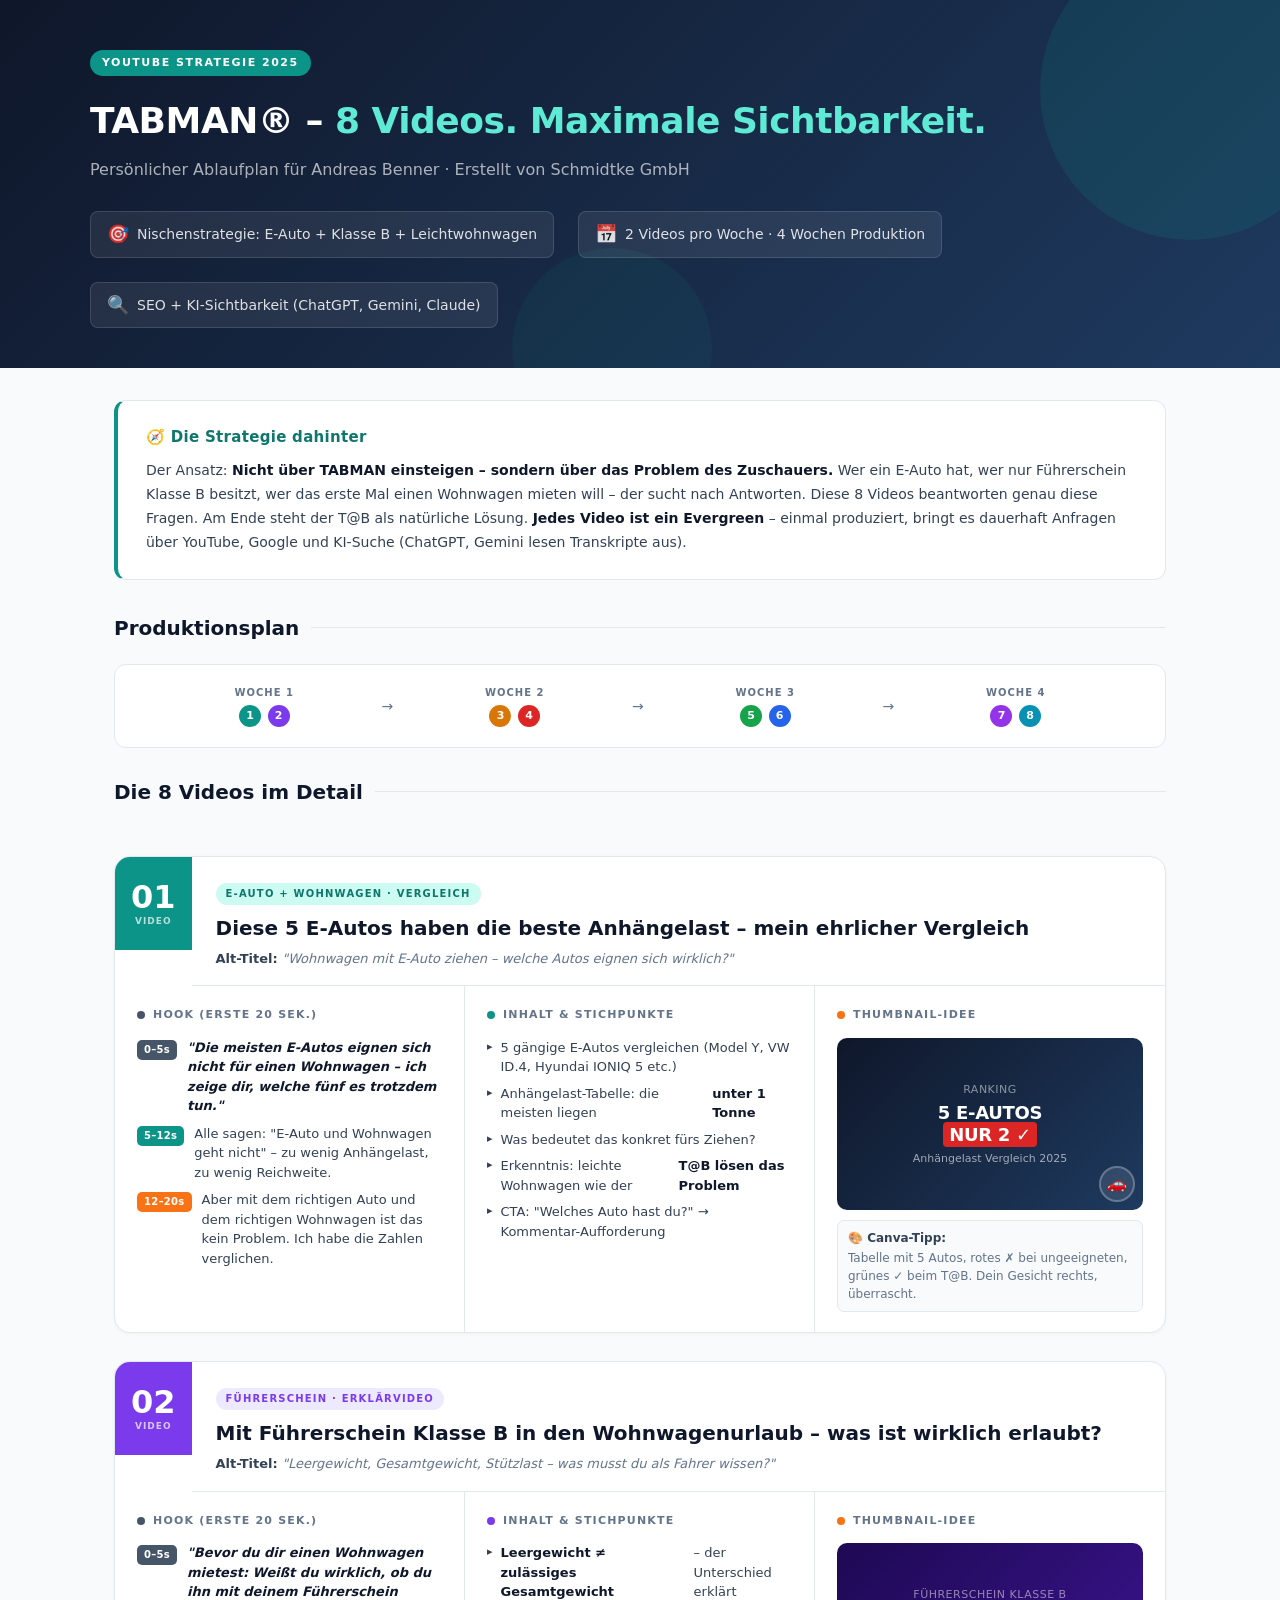
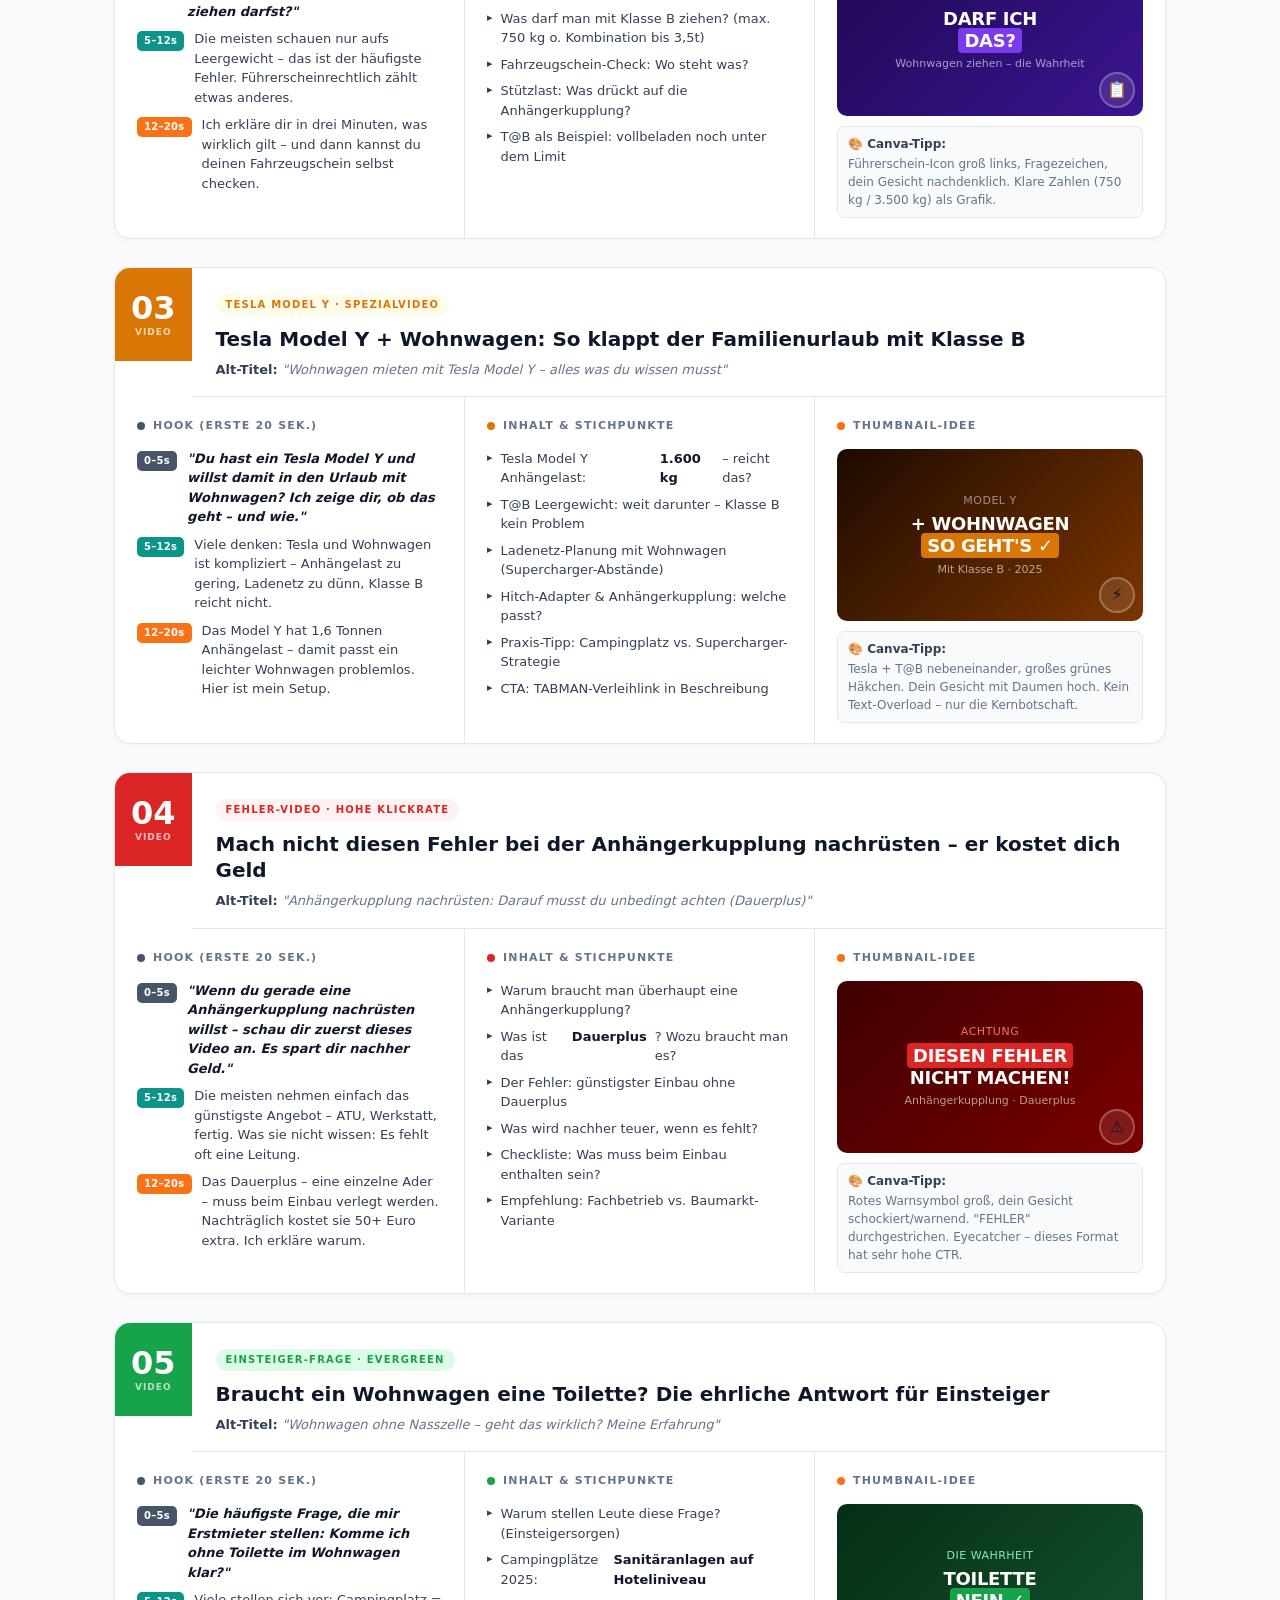
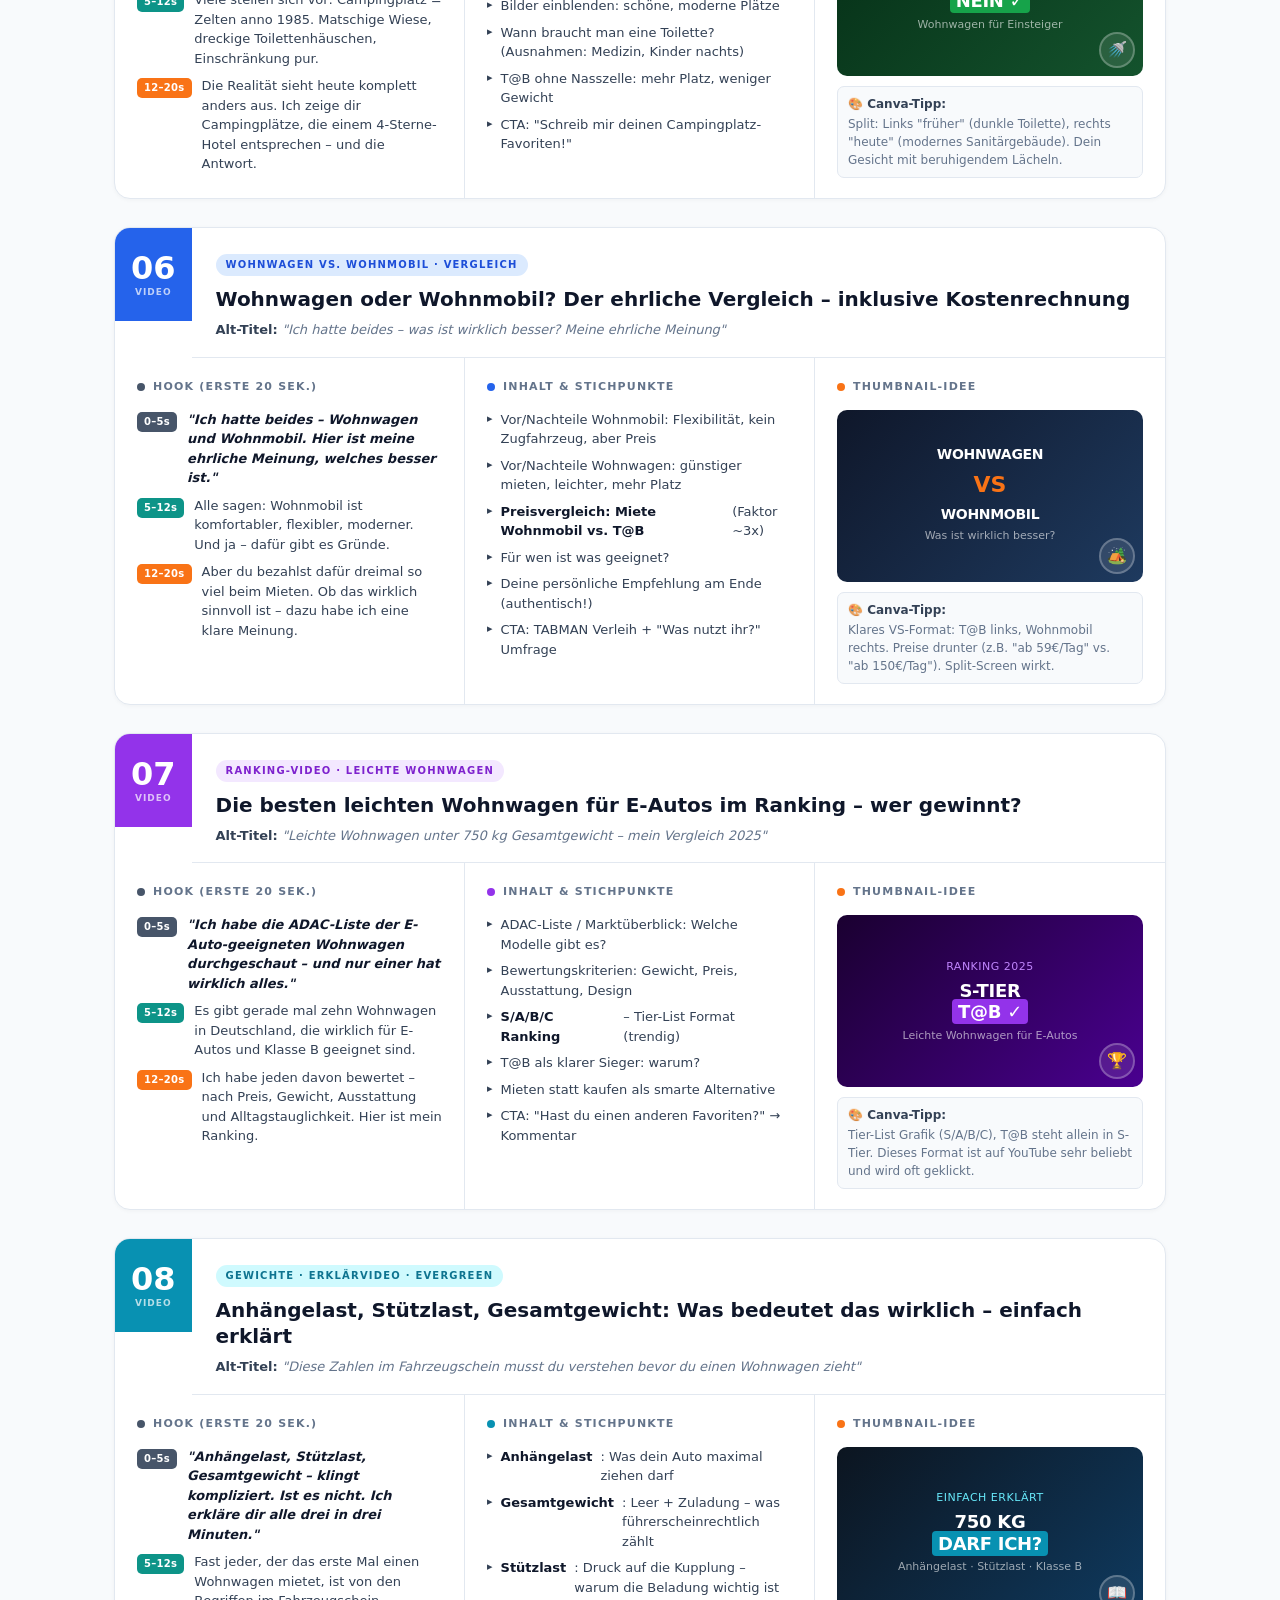
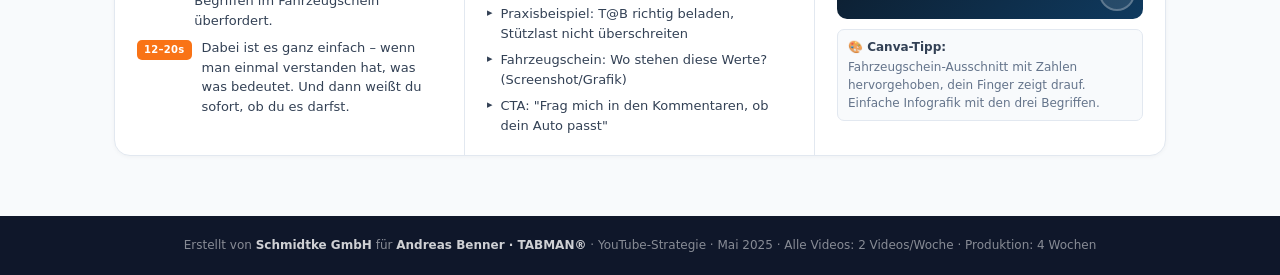
<file: TABMAN_YouTube_Ablaufplan_Andreas_Benner.html>
<!DOCTYPE html>
<html lang="de">
<head>
<meta charset="UTF-8">
<meta name="viewport" content="width=device-width, initial-scale=1.0">
<title>TABMAN – YouTube Strategie | Andreas Benner</title>
<style>
  :root {
    --teal: #0D9488;
    --teal-light: #CCFBF1;
    --teal-dark: #0F766E;
    --navy: #0F172A;
    --slate: #334155;
    --muted: #64748B;
    --border: #E2E8F0;
    --bg: #F8FAFC;
    --white: #FFFFFF;
    --orange: #F97316;
    --orange-light: #FFF7ED;
    --green: #16A34A;
    --green-light: #DCFCE7;
    --red: #DC2626;
    --red-light: #FEF2F2;
    --purple: #7C3AED;
    --purple-light: #EDE9FE;
    --yellow: #D97706;
    --yellow-light: #FFFBEB;
  }

  * { box-sizing: border-box; margin: 0; padding: 0; }

  body {
    font-family: 'Segoe UI', system-ui, -apple-system, sans-serif;
    background: var(--bg);
    color: var(--navy);
    line-height: 1.6;
  }

  /* ── HEADER ── */
  .header {
    background: linear-gradient(135deg, var(--navy) 0%, #1E3A5F 100%);
    color: white;
    padding: 48px 40px 40px;
    position: relative;
    overflow: hidden;
  }
  .header::before {
    content: '';
    position: absolute;
    top: -60px; right: -60px;
    width: 300px; height: 300px;
    border-radius: 50%;
    background: rgba(13,148,136,0.15);
  }
  .header::after {
    content: '';
    position: absolute;
    bottom: -80px; left: 40%;
    width: 200px; height: 200px;
    border-radius: 50%;
    background: rgba(13,148,136,0.08);
  }
  .header-inner { position: relative; z-index: 1; max-width: 1100px; margin: 0 auto; }
  .header-badge {
    display: inline-block;
    background: var(--teal);
    color: white;
    font-size: 11px;
    font-weight: 700;
    letter-spacing: 1.5px;
    text-transform: uppercase;
    padding: 4px 12px;
    border-radius: 20px;
    margin-bottom: 16px;
  }
  .header h1 {
    font-size: 36px;
    font-weight: 800;
    letter-spacing: -0.5px;
    margin-bottom: 8px;
  }
  .header h1 span { color: #5EEAD4; }
  .header-sub {
    font-size: 16px;
    color: rgba(255,255,255,0.65);
    margin-bottom: 28px;
  }
  .header-meta {
    display: flex;
    gap: 24px;
    flex-wrap: wrap;
  }
  .meta-chip {
    display: flex;
    align-items: center;
    gap: 8px;
    background: rgba(255,255,255,0.08);
    border: 1px solid rgba(255,255,255,0.12);
    border-radius: 8px;
    padding: 8px 16px;
    font-size: 14px;
    color: rgba(255,255,255,0.85);
  }
  .meta-chip .icon { font-size: 18px; }

  /* ── INTRO-BOX ── */
  .intro-section {
    max-width: 1100px;
    margin: 32px auto 0;
    padding: 0 24px;
  }
  .strategy-box {
    background: white;
    border: 1px solid var(--border);
    border-left: 4px solid var(--teal);
    border-radius: 12px;
    padding: 24px 28px;
    margin-bottom: 32px;
  }
  .strategy-box h2 { font-size: 15px; font-weight: 700; color: var(--teal-dark); margin-bottom: 10px; letter-spacing: 0.3px; }
  .strategy-box p { font-size: 14px; color: var(--slate); line-height: 1.7; }
  .strategy-box p strong { color: var(--navy); }

  /* ── SECTION TITLE ── */
  .section-label {
    display: flex;
    align-items: center;
    gap: 12px;
    margin-bottom: 20px;
  }
  .section-label h2 {
    font-size: 20px;
    font-weight: 800;
    color: var(--navy);
  }
  .section-line {
    flex: 1;
    height: 1px;
    background: var(--border);
  }

  /* ── VIDEO CARDS ── */
  .videos-grid {
    max-width: 1100px;
    margin: 0 auto;
    padding: 0 24px 60px;
    display: flex;
    flex-direction: column;
    gap: 28px;
  }

  .video-card {
    background: white;
    border-radius: 16px;
    border: 1px solid var(--border);
    overflow: hidden;
    box-shadow: 0 1px 4px rgba(0,0,0,0.04);
  }

  .card-header {
    display: flex;
    align-items: flex-start;
    gap: 0;
  }

  .card-number {
    display: flex;
    flex-direction: column;
    align-items: center;
    justify-content: center;
    min-width: 72px;
    padding: 24px 16px;
    font-size: 32px;
    font-weight: 900;
    color: white;
    line-height: 1;
  }
  .card-number .num-label {
    font-size: 9px;
    font-weight: 600;
    letter-spacing: 1px;
    text-transform: uppercase;
    opacity: 0.7;
    margin-top: 4px;
  }

  .card-title-area {
    flex: 1;
    padding: 22px 24px 16px;
    border-bottom: 1px solid var(--border);
  }
  .video-tag {
    display: inline-block;
    font-size: 10px;
    font-weight: 700;
    letter-spacing: 1.2px;
    text-transform: uppercase;
    padding: 3px 10px;
    border-radius: 20px;
    margin-bottom: 10px;
  }
  .card-title-area h3 {
    font-size: 20px;
    font-weight: 800;
    color: var(--navy);
    line-height: 1.3;
    margin-bottom: 8px;
  }
  .card-title-area .alt-title {
    font-size: 13px;
    color: var(--muted);
    font-style: italic;
  }
  .card-title-area .alt-title strong { font-style: normal; color: var(--slate); }

  /* ── CARD BODY ── */
  .card-body {
    display: grid;
    grid-template-columns: 1fr 1fr 1fr;
    gap: 0;
  }

  .card-section {
    padding: 20px 22px;
    border-right: 1px solid var(--border);
  }
  .card-section:last-child { border-right: none; }

  .card-section-title {
    display: flex;
    align-items: center;
    gap: 8px;
    font-size: 11px;
    font-weight: 700;
    letter-spacing: 1.2px;
    text-transform: uppercase;
    color: var(--muted);
    margin-bottom: 14px;
  }
  .card-section-title .dot {
    width: 8px; height: 8px;
    border-radius: 50%;
    flex-shrink: 0;
  }

  /* Hook 3-Step */
  .hook-steps { display: flex; flex-direction: column; gap: 8px; }
  .hook-step {
    display: flex;
    gap: 10px;
    align-items: flex-start;
  }
  .hook-stamp {
    flex-shrink: 0;
    font-size: 10px;
    font-weight: 800;
    color: white;
    padding: 2px 7px;
    border-radius: 5px;
    margin-top: 2px;
    letter-spacing: 0.3px;
  }
  .hook-step p {
    font-size: 13px;
    color: var(--slate);
    line-height: 1.5;
  }
  .hook-step p em {
    font-style: italic;
    color: var(--navy);
    font-weight: 600;
  }

  /* Bullet points */
  .points-list {
    display: flex;
    flex-direction: column;
    gap: 7px;
    list-style: none;
  }
  .points-list li {
    display: flex;
    gap: 8px;
    align-items: flex-start;
    font-size: 13px;
    color: var(--slate);
    line-height: 1.5;
  }
  .points-list li::before {
    content: '▸';
    flex-shrink: 0;
    margin-top: 1px;
    font-size: 11px;
  }
  .points-list li strong { color: var(--navy); }

  /* Thumbnail */
  .thumb-box {
    background: var(--navy);
    border-radius: 10px;
    overflow: hidden;
    margin-bottom: 10px;
    position: relative;
    aspect-ratio: 16/9;
    display: flex;
    flex-direction: column;
    align-items: center;
    justify-content: center;
    padding: 12px;
    text-align: center;
  }
  .thumb-label {
    font-size: 11px;
    color: rgba(255,255,255,0.5);
    letter-spacing: 0.5px;
    margin-bottom: 4px;
  }
  .thumb-main {
    font-size: 18px;
    font-weight: 900;
    color: white;
    line-height: 1.2;
    text-transform: uppercase;
    letter-spacing: -0.3px;
  }
  .thumb-main .highlight { padding: 2px 6px; border-radius: 4px; }
  .thumb-vs {
    font-size: 22px;
    font-weight: 900;
    color: #F97316;
    margin: 4px 0;
  }
  .thumb-sub {
    font-size: 11px;
    color: rgba(255,255,255,0.6);
    margin-top: 4px;
  }
  .thumb-face {
    position: absolute;
    bottom: 8px; right: 8px;
    width: 36px; height: 36px;
    border-radius: 50%;
    background: rgba(255,255,255,0.1);
    border: 2px solid rgba(255,255,255,0.25);
    display: flex;
    align-items: center;
    justify-content: center;
    font-size: 16px;
  }

  .thumb-tip {
    font-size: 12px;
    color: var(--muted);
    line-height: 1.5;
    padding: 8px 10px;
    background: var(--bg);
    border-radius: 7px;
    border: 1px solid var(--border);
  }
  .thumb-tip strong { color: var(--slate); display: block; margin-bottom: 2px; }

  /* CTA */
  .cta-box {
    margin-top: 10px;
    padding: 10px 12px;
    border-radius: 8px;
    font-size: 12px;
    line-height: 1.5;
    border-left: 3px solid;
  }
  .cta-box strong { display: block; font-size: 11px; text-transform: uppercase; letter-spacing: 0.8px; margin-bottom: 4px; }

  /* Color schemes per video */
  .c1 { background: #0D9488; }
  .c2 { background: #7C3AED; }
  .c3 { background: #D97706; }
  .c4 { background: #DC2626; }
  .c5 { background: #16A34A; }
  .c6 { background: #2563EB; }
  .c7 { background: #9333EA; }
  .c8 { background: #0891B2; }

  .t1 { background: var(--teal-light); color: var(--teal-dark); }
  .t2 { background: var(--purple-light); color: var(--purple); }
  .t3 { background: var(--yellow-light); color: var(--yellow); }
  .t4 { background: var(--red-light); color: var(--red); }
  .t5 { background: var(--green-light); color: var(--green); }
  .t6 { background: #DBEAFE; color: #1D4ED8; }
  .t7 { background: #F3E8FF; color: #7E22CE; }
  .t8 { background: #CFFAFE; color: #0E7490; }

  .d1 { color: #0D9488; }
  .d2 { color: #7C3AED; }
  .d3 { color: #D97706; }
  .d4 { color: #DC2626; }
  .d5 { color: #16A34A; }
  .d6 { color: #2563EB; }
  .d7 { color: #9333EA; }
  .d8 { color: #0891B2; }

  .h0-5 { background: #475569; }
  .h5-12 { background: #0D9488; }
  .h12-20 { background: #F97316; }

  /* Timeline bar */
  .timeline {
    max-width: 1100px;
    margin: 0 auto 28px;
    padding: 0 24px;
  }
  .timeline-bar {
    background: white;
    border: 1px solid var(--border);
    border-radius: 12px;
    padding: 20px 24px;
    display: flex;
    align-items: center;
    gap: 0;
    overflow: hidden;
  }
  .tl-item {
    flex: 1;
    text-align: center;
    padding: 0 12px;
    position: relative;
  }
  .tl-item + .tl-item::before {
    content: '→';
    position: absolute;
    left: -8px;
    top: 50%;
    transform: translateY(-50%);
    color: var(--muted);
    font-size: 14px;
  }
  .tl-week {
    font-size: 10px;
    font-weight: 700;
    text-transform: uppercase;
    letter-spacing: 1px;
    color: var(--muted);
    margin-bottom: 4px;
  }
  .tl-vids {
    font-size: 13px;
    font-weight: 700;
    color: var(--navy);
  }
  .tl-vids span {
    display: inline-block;
    width: 22px; height: 22px;
    border-radius: 50%;
    color: white;
    font-size: 11px;
    font-weight: 800;
    text-align: center;
    line-height: 22px;
    margin: 0 1px;
  }

  /* Footer */
  .footer {
    background: var(--navy);
    color: rgba(255,255,255,0.5);
    text-align: center;
    padding: 20px;
    font-size: 12px;
  }
  .footer strong { color: rgba(255,255,255,0.8); }

  @media (max-width: 768px) {
    .card-body { grid-template-columns: 1fr; }
    .card-section { border-right: none; border-bottom: 1px solid var(--border); }
    .card-section:last-child { border-bottom: none; }
    .header h1 { font-size: 26px; }
    .timeline-bar { flex-direction: column; gap: 12px; }
    .tl-item + .tl-item::before { display: none; }
  }
</style>
</head>
<body>

<!-- ══════════ HEADER ══════════ -->
<div class="header">
  <div class="header-inner">
    <div class="header-badge">YouTube Strategie 2025</div>
    <h1>TABMAN® – <span>8 Videos. Maximale Sichtbarkeit.</span></h1>
    <p class="header-sub">Persönlicher Ablaufplan für Andreas Benner · Erstellt von Schmidtke GmbH</p>
    <div class="header-meta">
      <div class="meta-chip"><span class="icon">🎯</span> Nischenstrategie: E-Auto + Klasse B + Leichtwohnwagen</div>
      <div class="meta-chip"><span class="icon">📅</span> 2 Videos pro Woche · 4 Wochen Produktion</div>
      <div class="meta-chip"><span class="icon">🔍</span> SEO + KI-Sichtbarkeit (ChatGPT, Gemini, Claude)</div>
    </div>
  </div>
</div>

<!-- ══════════ STRATEGIE ══════════ -->
<div class="intro-section">
  <div class="strategy-box">
    <h2>🧭 Die Strategie dahinter</h2>
    <p>
      Der Ansatz: <strong>Nicht über TABMAN einsteigen – sondern über das Problem des Zuschauers.</strong>
      Wer ein E-Auto hat, wer nur Führerschein Klasse B besitzt, wer das erste Mal einen Wohnwagen mieten will –
      der sucht nach Antworten. Diese 8 Videos beantworten genau diese Fragen.
      Am Ende steht der T@B als natürliche Lösung. <strong>Jedes Video ist ein Evergreen</strong> –
      einmal produziert, bringt es dauerhaft Anfragen über YouTube, Google und KI-Suche (ChatGPT, Gemini lesen Transkripte aus).
    </p>
  </div>

  <!-- Zeitplan -->
  <div class="section-label">
    <h2>Produktionsplan</h2>
    <div class="section-line"></div>
  </div>
</div>

<div class="timeline">
  <div class="timeline-bar">
    <div class="tl-item">
      <div class="tl-week">Woche 1</div>
      <div class="tl-vids">
        <span class="c1">1</span>
        <span class="c2">2</span>
      </div>
    </div>
    <div class="tl-item">
      <div class="tl-week">Woche 2</div>
      <div class="tl-vids">
        <span class="c3">3</span>
        <span class="c4">4</span>
      </div>
    </div>
    <div class="tl-item">
      <div class="tl-week">Woche 3</div>
      <div class="tl-vids">
        <span class="c5">5</span>
        <span class="c6">6</span>
      </div>
    </div>
    <div class="tl-item">
      <div class="tl-week">Woche 4</div>
      <div class="tl-vids">
        <span class="c7">7</span>
        <span class="c8">8</span>
      </div>
    </div>
  </div>
</div>

<!-- ══════════ VIDEOS ══════════ -->
<div class="videos-grid">

  <div class="section-label">
    <h2>Die 8 Videos im Detail</h2>
    <div class="section-line"></div>
  </div>

  <!-- ─── VIDEO 1 ─── -->
  <div class="video-card">
    <div class="card-header">
      <div class="card-number c1">
        <span>01</span>
        <span class="num-label">Video</span>
      </div>
      <div class="card-title-area">
        <div class="video-tag t1">E-Auto + Wohnwagen · Vergleich</div>
        <h3>Diese 5 E-Autos haben die beste Anhängelast – mein ehrlicher Vergleich</h3>
        <div class="alt-title"><strong>Alt-Titel:</strong> "Wohnwagen mit E-Auto ziehen – welche Autos eignen sich wirklich?"</div>
      </div>
    </div>
    <div class="card-body">
      <div class="card-section">
        <div class="card-section-title"><div class="dot" style="background:#475569"></div> Hook (erste 20 Sek.)</div>
        <div class="hook-steps">
          <div class="hook-step">
            <span class="hook-stamp h0-5">0–5s</span>
            <p><em>"Die meisten E-Autos eignen sich nicht für einen Wohnwagen – ich zeige dir, welche fünf es trotzdem tun."</em></p>
          </div>
          <div class="hook-step">
            <span class="hook-stamp h5-12">5–12s</span>
            <p>Alle sagen: "E-Auto und Wohnwagen geht nicht" – zu wenig Anhängelast, zu wenig Reichweite.</p>
          </div>
          <div class="hook-step">
            <span class="hook-stamp h12-20">12–20s</span>
            <p>Aber mit dem richtigen Auto und dem richtigen Wohnwagen ist das kein Problem. Ich habe die Zahlen verglichen.</p>
          </div>
        </div>
      </div>
      <div class="card-section">
        <div class="card-section-title"><div class="dot" style="background:#0D9488"></div> Inhalt & Stichpunkte</div>
        <ul class="points-list">
          <li>5 gängige E-Autos vergleichen (Model Y, VW ID.4, Hyundai IONIQ 5 etc.)</li>
          <li>Anhängelast-Tabelle: die meisten liegen <strong>unter 1 Tonne</strong></li>
          <li>Was bedeutet das konkret fürs Ziehen?</li>
          <li>Erkenntnis: leichte Wohnwagen wie der <strong>T@B lösen das Problem</strong></li>
          <li>CTA: "Welches Auto hast du?" → Kommentar-Aufforderung</li>
        </ul>
      </div>
      <div class="card-section">
        <div class="card-section-title"><div class="dot" style="background:#F97316"></div> Thumbnail-Idee</div>
        <div class="thumb-box" style="background:linear-gradient(135deg,#0F172A,#1E3A5F)">
          <div class="thumb-label">RANKING</div>
          <div class="thumb-main">5 E-AUTOS<br><span class="highlight" style="background:#DC2626">NUR 2 ✓</span></div>
          <div class="thumb-sub">Anhängelast Vergleich 2025</div>
          <div class="thumb-face">🚗</div>
        </div>
        <div class="thumb-tip">
          <strong>🎨 Canva-Tipp:</strong>
          Tabelle mit 5 Autos, rotes ✗ bei ungeeigneten, grünes ✓ beim T@B. Dein Gesicht rechts, überrascht.
        </div>
      </div>
    </div>
  </div>

  <!-- ─── VIDEO 2 ─── -->
  <div class="video-card">
    <div class="card-header">
      <div class="card-number c2">
        <span>02</span>
        <span class="num-label">Video</span>
      </div>
      <div class="card-title-area">
        <div class="video-tag t2">Führerschein · Erklärvideo</div>
        <h3>Mit Führerschein Klasse B in den Wohnwagenurlaub – was ist wirklich erlaubt?</h3>
        <div class="alt-title"><strong>Alt-Titel:</strong> "Leergewicht, Gesamtgewicht, Stützlast – was musst du als Fahrer wissen?"</div>
      </div>
    </div>
    <div class="card-body">
      <div class="card-section">
        <div class="card-section-title"><div class="dot" style="background:#475569"></div> Hook (erste 20 Sek.)</div>
        <div class="hook-steps">
          <div class="hook-step">
            <span class="hook-stamp h0-5">0–5s</span>
            <p><em>"Bevor du dir einen Wohnwagen mietest: Weißt du wirklich, ob du ihn mit deinem Führerschein ziehen darfst?"</em></p>
          </div>
          <div class="hook-step">
            <span class="hook-stamp h5-12">5–12s</span>
            <p>Die meisten schauen nur aufs Leergewicht – das ist der häufigste Fehler. Führerscheinrechtlich zählt etwas anderes.</p>
          </div>
          <div class="hook-step">
            <span class="hook-stamp h12-20">12–20s</span>
            <p>Ich erkläre dir in drei Minuten, was wirklich gilt – und dann kannst du deinen Fahrzeugschein selbst checken.</p>
          </div>
        </div>
      </div>
      <div class="card-section">
        <div class="card-section-title"><div class="dot" style="background:#7C3AED"></div> Inhalt & Stichpunkte</div>
        <ul class="points-list">
          <li><strong>Leergewicht ≠ zulässiges Gesamtgewicht</strong> – der Unterschied erklärt</li>
          <li>Was darf man mit Klasse B ziehen? (max. 750 kg o. Kombination bis 3,5t)</li>
          <li>Fahrzeugschein-Check: Wo steht was?</li>
          <li>Stützlast: Was drückt auf die Anhängerkupplung?</li>
          <li>T@B als Beispiel: vollbeladen noch unter dem Limit</li>
        </ul>
      </div>
      <div class="card-section">
        <div class="card-section-title"><div class="dot" style="background:#F97316"></div> Thumbnail-Idee</div>
        <div class="thumb-box" style="background:linear-gradient(135deg,#1E0953,#3B1490)">
          <div class="thumb-label">FÜHRERSCHEIN KLASSE B</div>
          <div class="thumb-main">DARF ICH<br><span class="highlight" style="background:#7C3AED">DAS?</span></div>
          <div class="thumb-sub">Wohnwagen ziehen – die Wahrheit</div>
          <div class="thumb-face">📋</div>
        </div>
        <div class="thumb-tip">
          <strong>🎨 Canva-Tipp:</strong>
          Führerschein-Icon groß links, Fragezeichen, dein Gesicht nachdenklich. Klare Zahlen (750 kg / 3.500 kg) als Grafik.
        </div>
      </div>
    </div>
  </div>

  <!-- ─── VIDEO 3 ─── -->
  <div class="video-card">
    <div class="card-header">
      <div class="card-number c3">
        <span>03</span>
        <span class="num-label">Video</span>
      </div>
      <div class="card-title-area">
        <div class="video-tag t3">Tesla Model Y · Spezialvideo</div>
        <h3>Tesla Model Y + Wohnwagen: So klappt der Familienurlaub mit Klasse B</h3>
        <div class="alt-title"><strong>Alt-Titel:</strong> "Wohnwagen mieten mit Tesla Model Y – alles was du wissen musst"</div>
      </div>
    </div>
    <div class="card-body">
      <div class="card-section">
        <div class="card-section-title"><div class="dot" style="background:#475569"></div> Hook (erste 20 Sek.)</div>
        <div class="hook-steps">
          <div class="hook-step">
            <span class="hook-stamp h0-5">0–5s</span>
            <p><em>"Du hast ein Tesla Model Y und willst damit in den Urlaub mit Wohnwagen? Ich zeige dir, ob das geht – und wie."</em></p>
          </div>
          <div class="hook-step">
            <span class="hook-stamp h5-12">5–12s</span>
            <p>Viele denken: Tesla und Wohnwagen ist kompliziert – Anhängelast zu gering, Ladenetz zu dünn, Klasse B reicht nicht.</p>
          </div>
          <div class="hook-step">
            <span class="hook-stamp h12-20">12–20s</span>
            <p>Das Model Y hat 1,6 Tonnen Anhängelast – damit passt ein leichter Wohnwagen problemlos. Hier ist mein Setup.</p>
          </div>
        </div>
      </div>
      <div class="card-section">
        <div class="card-section-title"><div class="dot" style="background:#D97706"></div> Inhalt & Stichpunkte</div>
        <ul class="points-list">
          <li>Tesla Model Y Anhängelast: <strong>1.600 kg</strong> – reicht das?</li>
          <li>T@B Leergewicht: weit darunter – Klasse B kein Problem</li>
          <li>Ladenetz-Planung mit Wohnwagen (Supercharger-Abstände)</li>
          <li>Hitch-Adapter & Anhängerkupplung: welche passt?</li>
          <li>Praxis-Tipp: Campingplatz vs. Supercharger-Strategie</li>
          <li>CTA: TABMAN-Verleihlink in Beschreibung</li>
        </ul>
      </div>
      <div class="card-section">
        <div class="card-section-title"><div class="dot" style="background:#F97316"></div> Thumbnail-Idee</div>
        <div class="thumb-box" style="background:linear-gradient(135deg,#1C0A00,#7C3500)">
          <div class="thumb-label">MODEL Y</div>
          <div class="thumb-main">+ WOHNWAGEN<br><span class="highlight" style="background:#D97706">SO GEHT'S ✓</span></div>
          <div class="thumb-sub">Mit Klasse B · 2025</div>
          <div class="thumb-face">⚡</div>
        </div>
        <div class="thumb-tip">
          <strong>🎨 Canva-Tipp:</strong>
          Tesla + T@B nebeneinander, großes grünes Häkchen. Dein Gesicht mit Daumen hoch. Kein Text-Overload – nur die Kernbotschaft.
        </div>
      </div>
    </div>
  </div>

  <!-- ─── VIDEO 4 ─── -->
  <div class="video-card">
    <div class="card-header">
      <div class="card-number c4">
        <span>04</span>
        <span class="num-label">Video</span>
      </div>
      <div class="card-title-area">
        <div class="video-tag t4">Fehler-Video · Hohe Klickrate</div>
        <h3>Mach nicht diesen Fehler bei der Anhängerkupplung nachrüsten – er kostet dich Geld</h3>
        <div class="alt-title"><strong>Alt-Titel:</strong> "Anhängerkupplung nachrüsten: Darauf musst du unbedingt achten (Dauerplus)"</div>
      </div>
    </div>
    <div class="card-body">
      <div class="card-section">
        <div class="card-section-title"><div class="dot" style="background:#475569"></div> Hook (erste 20 Sek.)</div>
        <div class="hook-steps">
          <div class="hook-step">
            <span class="hook-stamp h0-5">0–5s</span>
            <p><em>"Wenn du gerade eine Anhängerkupplung nachrüsten willst – schau dir zuerst dieses Video an. Es spart dir nachher Geld."</em></p>
          </div>
          <div class="hook-step">
            <span class="hook-stamp h5-12">5–12s</span>
            <p>Die meisten nehmen einfach das günstigste Angebot – ATU, Werkstatt, fertig. Was sie nicht wissen: Es fehlt oft eine Leitung.</p>
          </div>
          <div class="hook-step">
            <span class="hook-stamp h12-20">12–20s</span>
            <p>Das Dauerplus – eine einzelne Ader – muss beim Einbau verlegt werden. Nachträglich kostet sie 50+ Euro extra. Ich erkläre warum.</p>
          </div>
        </div>
      </div>
      <div class="card-section">
        <div class="card-section-title"><div class="dot" style="background:#DC2626"></div> Inhalt & Stichpunkte</div>
        <ul class="points-list">
          <li>Warum braucht man überhaupt eine Anhängerkupplung?</li>
          <li>Was ist das <strong>Dauerplus</strong>? Wozu braucht man es?</li>
          <li>Der Fehler: günstigster Einbau ohne Dauerplus</li>
          <li>Was wird nachher teuer, wenn es fehlt?</li>
          <li>Checkliste: Was muss beim Einbau enthalten sein?</li>
          <li>Empfehlung: Fachbetrieb vs. Baumarkt-Variante</li>
        </ul>
      </div>
      <div class="card-section">
        <div class="card-section-title"><div class="dot" style="background:#F97316"></div> Thumbnail-Idee</div>
        <div class="thumb-box" style="background:linear-gradient(135deg,#3F0000,#7B0000)">
          <div class="thumb-label" style="color:#FF6B6B">ACHTUNG</div>
          <div class="thumb-main"><span class="highlight" style="background:#DC2626">DIESEN FEHLER</span><br>NICHT MACHEN!</div>
          <div class="thumb-sub">Anhängerkupplung · Dauerplus</div>
          <div class="thumb-face">⚠️</div>
        </div>
        <div class="thumb-tip">
          <strong>🎨 Canva-Tipp:</strong>
          Rotes Warnsymbol groß, dein Gesicht schockiert/warnend. "FEHLER" durchgestrichen. Eyecatcher – dieses Format hat sehr hohe CTR.
        </div>
      </div>
    </div>
  </div>

  <!-- ─── VIDEO 5 ─── -->
  <div class="video-card">
    <div class="card-header">
      <div class="card-number c5">
        <span>05</span>
        <span class="num-label">Video</span>
      </div>
      <div class="card-title-area">
        <div class="video-tag t5">Einsteiger-Frage · Evergreen</div>
        <h3>Braucht ein Wohnwagen eine Toilette? Die ehrliche Antwort für Einsteiger</h3>
        <div class="alt-title"><strong>Alt-Titel:</strong> "Wohnwagen ohne Nasszelle – geht das wirklich? Meine Erfahrung"</div>
      </div>
    </div>
    <div class="card-body">
      <div class="card-section">
        <div class="card-section-title"><div class="dot" style="background:#475569"></div> Hook (erste 20 Sek.)</div>
        <div class="hook-steps">
          <div class="hook-step">
            <span class="hook-stamp h0-5">0–5s</span>
            <p><em>"Die häufigste Frage, die mir Erstmieter stellen: Komme ich ohne Toilette im Wohnwagen klar?"</em></p>
          </div>
          <div class="hook-step">
            <span class="hook-stamp h5-12">5–12s</span>
            <p>Viele stellen sich vor: Campingplatz = Zelten anno 1985. Matschige Wiese, dreckige Toilettenhäuschen, Einschränkung pur.</p>
          </div>
          <div class="hook-step">
            <span class="hook-stamp h12-20">12–20s</span>
            <p>Die Realität sieht heute komplett anders aus. Ich zeige dir Campingplätze, die einem 4-Sterne-Hotel entsprechen – und die Antwort.</p>
          </div>
        </div>
      </div>
      <div class="card-section">
        <div class="card-section-title"><div class="dot" style="background:#16A34A"></div> Inhalt & Stichpunkte</div>
        <ul class="points-list">
          <li>Warum stellen Leute diese Frage? (Einsteigersorgen)</li>
          <li>Campingplätze 2025: <strong>Sanitäranlagen auf Hoteliniveau</strong></li>
          <li>Bilder einblenden: schöne, moderne Plätze</li>
          <li>Wann braucht man eine Toilette? (Ausnahmen: Medizin, Kinder nachts)</li>
          <li>T@B ohne Nasszelle: mehr Platz, weniger Gewicht</li>
          <li>CTA: "Schreib mir deinen Campingplatz-Favoriten!"</li>
        </ul>
      </div>
      <div class="card-section">
        <div class="card-section-title"><div class="dot" style="background:#F97316"></div> Thumbnail-Idee</div>
        <div class="thumb-box" style="background:linear-gradient(135deg,#052E16,#14532D)">
          <div class="thumb-label" style="color:#86EFAC">DIE WAHRHEIT</div>
          <div class="thumb-main">TOILETTE<br><span class="highlight" style="background:#16A34A">NEIN ✓</span></div>
          <div class="thumb-sub">Wohnwagen für Einsteiger</div>
          <div class="thumb-face">🚿</div>
        </div>
        <div class="thumb-tip">
          <strong>🎨 Canva-Tipp:</strong>
          Split: Links "früher" (dunkle Toilette), rechts "heute" (modernes Sanitärgebäude). Dein Gesicht mit beruhigendem Lächeln.
        </div>
      </div>
    </div>
  </div>

  <!-- ─── VIDEO 6 ─── -->
  <div class="video-card">
    <div class="card-header">
      <div class="card-number c6">
        <span>06</span>
        <span class="num-label">Video</span>
      </div>
      <div class="card-title-area">
        <div class="video-tag t6">Wohnwagen vs. Wohnmobil · Vergleich</div>
        <h3>Wohnwagen oder Wohnmobil? Der ehrliche Vergleich – inklusive Kostenrechnung</h3>
        <div class="alt-title"><strong>Alt-Titel:</strong> "Ich hatte beides – was ist wirklich besser? Meine ehrliche Meinung"</div>
      </div>
    </div>
    <div class="card-body">
      <div class="card-section">
        <div class="card-section-title"><div class="dot" style="background:#475569"></div> Hook (erste 20 Sek.)</div>
        <div class="hook-steps">
          <div class="hook-step">
            <span class="hook-stamp h0-5">0–5s</span>
            <p><em>"Ich hatte beides – Wohnwagen und Wohnmobil. Hier ist meine ehrliche Meinung, welches besser ist."</em></p>
          </div>
          <div class="hook-step">
            <span class="hook-stamp h5-12">5–12s</span>
            <p>Alle sagen: Wohnmobil ist komfortabler, flexibler, moderner. Und ja – dafür gibt es Gründe.</p>
          </div>
          <div class="hook-step">
            <span class="hook-stamp h12-20">12–20s</span>
            <p>Aber du bezahlst dafür dreimal so viel beim Mieten. Ob das wirklich sinnvoll ist – dazu habe ich eine klare Meinung.</p>
          </div>
        </div>
      </div>
      <div class="card-section">
        <div class="card-section-title"><div class="dot" style="background:#2563EB"></div> Inhalt & Stichpunkte</div>
        <ul class="points-list">
          <li>Vor/Nachteile Wohnmobil: Flexibilität, kein Zugfahrzeug, aber Preis</li>
          <li>Vor/Nachteile Wohnwagen: günstiger mieten, leichter, mehr Platz</li>
          <li><strong>Preisvergleich: Miete Wohnmobil vs. T@B</strong> (Faktor ~3x)</li>
          <li>Für wen ist was geeignet?</li>
          <li>Deine persönliche Empfehlung am Ende (authentisch!)</li>
          <li>CTA: TABMAN Verleih + "Was nutzt ihr?" Umfrage</li>
        </ul>
      </div>
      <div class="card-section">
        <div class="card-section-title"><div class="dot" style="background:#F97316"></div> Thumbnail-Idee</div>
        <div class="thumb-box" style="background:linear-gradient(135deg,#0F172A,#1E3A5F)">
          <div class="thumb-main" style="font-size:14px">WOHNWAGEN</div>
          <div class="thumb-vs">VS</div>
          <div class="thumb-main" style="font-size:14px">WOHNMOBIL</div>
          <div class="thumb-sub">Was ist wirklich besser?</div>
          <div class="thumb-face">🏕️</div>
        </div>
        <div class="thumb-tip">
          <strong>🎨 Canva-Tipp:</strong>
          Klares VS-Format: T@B links, Wohnmobil rechts. Preise drunter (z.B. "ab 59€/Tag" vs. "ab 150€/Tag"). Split-Screen wirkt.
        </div>
      </div>
    </div>
  </div>

  <!-- ─── VIDEO 7 ─── -->
  <div class="video-card">
    <div class="card-header">
      <div class="card-number c7">
        <span>07</span>
        <span class="num-label">Video</span>
      </div>
      <div class="card-title-area">
        <div class="video-tag t7">Ranking-Video · Leichte Wohnwagen</div>
        <h3>Die besten leichten Wohnwagen für E-Autos im Ranking – wer gewinnt?</h3>
        <div class="alt-title"><strong>Alt-Titel:</strong> "Leichte Wohnwagen unter 750 kg Gesamtgewicht – mein Vergleich 2025"</div>
      </div>
    </div>
    <div class="card-body">
      <div class="card-section">
        <div class="card-section-title"><div class="dot" style="background:#475569"></div> Hook (erste 20 Sek.)</div>
        <div class="hook-steps">
          <div class="hook-step">
            <span class="hook-stamp h0-5">0–5s</span>
            <p><em>"Ich habe die ADAC-Liste der E-Auto-geeigneten Wohnwagen durchgeschaut – und nur einer hat wirklich alles."</em></p>
          </div>
          <div class="hook-step">
            <span class="hook-stamp h5-12">5–12s</span>
            <p>Es gibt gerade mal zehn Wohnwagen in Deutschland, die wirklich für E-Autos und Klasse B geeignet sind.</p>
          </div>
          <div class="hook-step">
            <span class="hook-stamp h12-20">12–20s</span>
            <p>Ich habe jeden davon bewertet – nach Preis, Gewicht, Ausstattung und Alltagstauglichkeit. Hier ist mein Ranking.</p>
          </div>
        </div>
      </div>
      <div class="card-section">
        <div class="card-section-title"><div class="dot" style="background:#9333EA"></div> Inhalt & Stichpunkte</div>
        <ul class="points-list">
          <li>ADAC-Liste / Marktüberblick: Welche Modelle gibt es?</li>
          <li>Bewertungskriterien: Gewicht, Preis, Ausstattung, Design</li>
          <li><strong>S/A/B/C Ranking</strong> – Tier-List Format (trendig)</li>
          <li>T@B als klarer Sieger: warum?</li>
          <li>Mieten statt kaufen als smarte Alternative</li>
          <li>CTA: "Hast du einen anderen Favoriten?" → Kommentar</li>
        </ul>
      </div>
      <div class="card-section">
        <div class="card-section-title"><div class="dot" style="background:#F97316"></div> Thumbnail-Idee</div>
        <div class="thumb-box" style="background:linear-gradient(135deg,#1A0030,#4A0090)">
          <div class="thumb-label" style="color:#C084FC">RANKING 2025</div>
          <div class="thumb-main">S-TIER<br><span class="highlight" style="background:#9333EA">T@B ✓</span></div>
          <div class="thumb-sub">Leichte Wohnwagen für E-Autos</div>
          <div class="thumb-face">🏆</div>
        </div>
        <div class="thumb-tip">
          <strong>🎨 Canva-Tipp:</strong>
          Tier-List Grafik (S/A/B/C), T@B steht allein in S-Tier. Dieses Format ist auf YouTube sehr beliebt und wird oft geklickt.
        </div>
      </div>
    </div>
  </div>

  <!-- ─── VIDEO 8 ─── -->
  <div class="video-card">
    <div class="card-header">
      <div class="card-number c8">
        <span>08</span>
        <span class="num-label">Video</span>
      </div>
      <div class="card-title-area">
        <div class="video-tag t8">Gewichte · Erklärvideo · Evergreen</div>
        <h3>Anhängelast, Stützlast, Gesamtgewicht: Was bedeutet das wirklich – einfach erklärt</h3>
        <div class="alt-title"><strong>Alt-Titel:</strong> "Diese Zahlen im Fahrzeugschein musst du verstehen bevor du einen Wohnwagen zieht"</div>
      </div>
    </div>
    <div class="card-body">
      <div class="card-section">
        <div class="card-section-title"><div class="dot" style="background:#475569"></div> Hook (erste 20 Sek.)</div>
        <div class="hook-steps">
          <div class="hook-step">
            <span class="hook-stamp h0-5">0–5s</span>
            <p><em>"Anhängelast, Stützlast, Gesamtgewicht – klingt kompliziert. Ist es nicht. Ich erkläre dir alle drei in drei Minuten."</em></p>
          </div>
          <div class="hook-step">
            <span class="hook-stamp h5-12">5–12s</span>
            <p>Fast jeder, der das erste Mal einen Wohnwagen mietet, ist von den Begriffen im Fahrzeugschein überfordert.</p>
          </div>
          <div class="hook-step">
            <span class="hook-stamp h12-20">12–20s</span>
            <p>Dabei ist es ganz einfach – wenn man einmal verstanden hat, was was bedeutet. Und dann weißt du sofort, ob du es darfst.</p>
          </div>
        </div>
      </div>
      <div class="card-section">
        <div class="card-section-title"><div class="dot" style="background:#0891B2"></div> Inhalt & Stichpunkte</div>
        <ul class="points-list">
          <li><strong>Anhängelast</strong>: Was dein Auto maximal ziehen darf</li>
          <li><strong>Gesamtgewicht</strong>: Leer + Zuladung – was führerscheinrechtlich zählt</li>
          <li><strong>Stützlast</strong>: Druck auf die Kupplung – warum die Beladung wichtig ist</li>
          <li>Praxisbeispiel: T@B richtig beladen, Stützlast nicht überschreiten</li>
          <li>Fahrzeugschein: Wo stehen diese Werte? (Screenshot/Grafik)</li>
          <li>CTA: "Frag mich in den Kommentaren, ob dein Auto passt"</li>
        </ul>
      </div>
      <div class="card-section">
        <div class="card-section-title"><div class="dot" style="background:#F97316"></div> Thumbnail-Idee</div>
        <div class="thumb-box" style="background:linear-gradient(135deg,#0C1520,#0F3A5F)">
          <div class="thumb-label" style="color:#67E8F9">EINFACH ERKLÄRT</div>
          <div class="thumb-main">750 KG<br><span class="highlight" style="background:#0891B2">DARF ICH?</span></div>
          <div class="thumb-sub">Anhängelast · Stützlast · Klasse B</div>
          <div class="thumb-face">📖</div>
        </div>
        <div class="thumb-tip">
          <strong>🎨 Canva-Tipp:</strong>
          Fahrzeugschein-Ausschnitt mit Zahlen hervorgehoben, dein Finger zeigt drauf. Einfache Infografik mit den drei Begriffen.
        </div>
      </div>
    </div>
  </div>

</div><!-- /videos-grid -->

<!-- FOOTER -->
<div class="footer">
  Erstellt von <strong>Schmidtke GmbH</strong> für <strong>Andreas Benner · TABMAN®</strong> ·
  YouTube-Strategie · Mai 2025 · Alle Videos: 2 Videos/Woche · Produktion: 4 Wochen
</div>

</body>
</html>
</file>
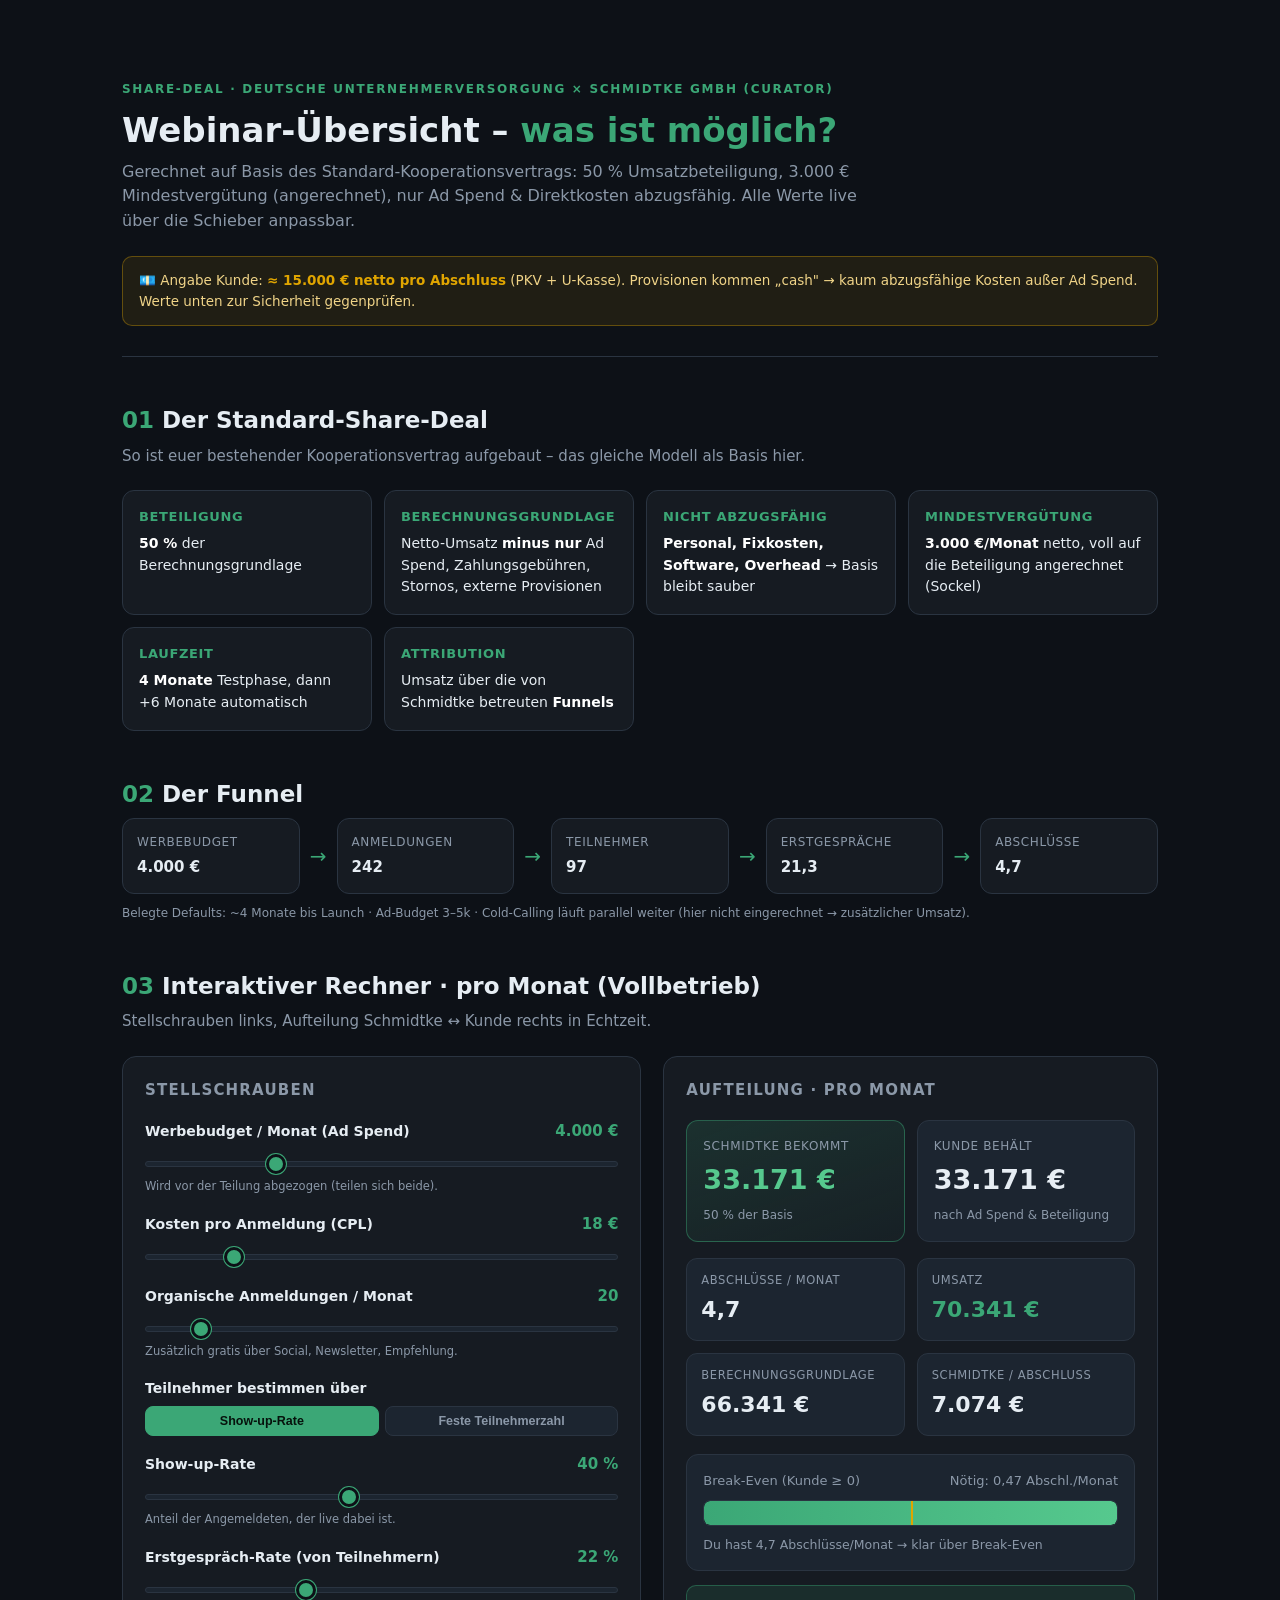
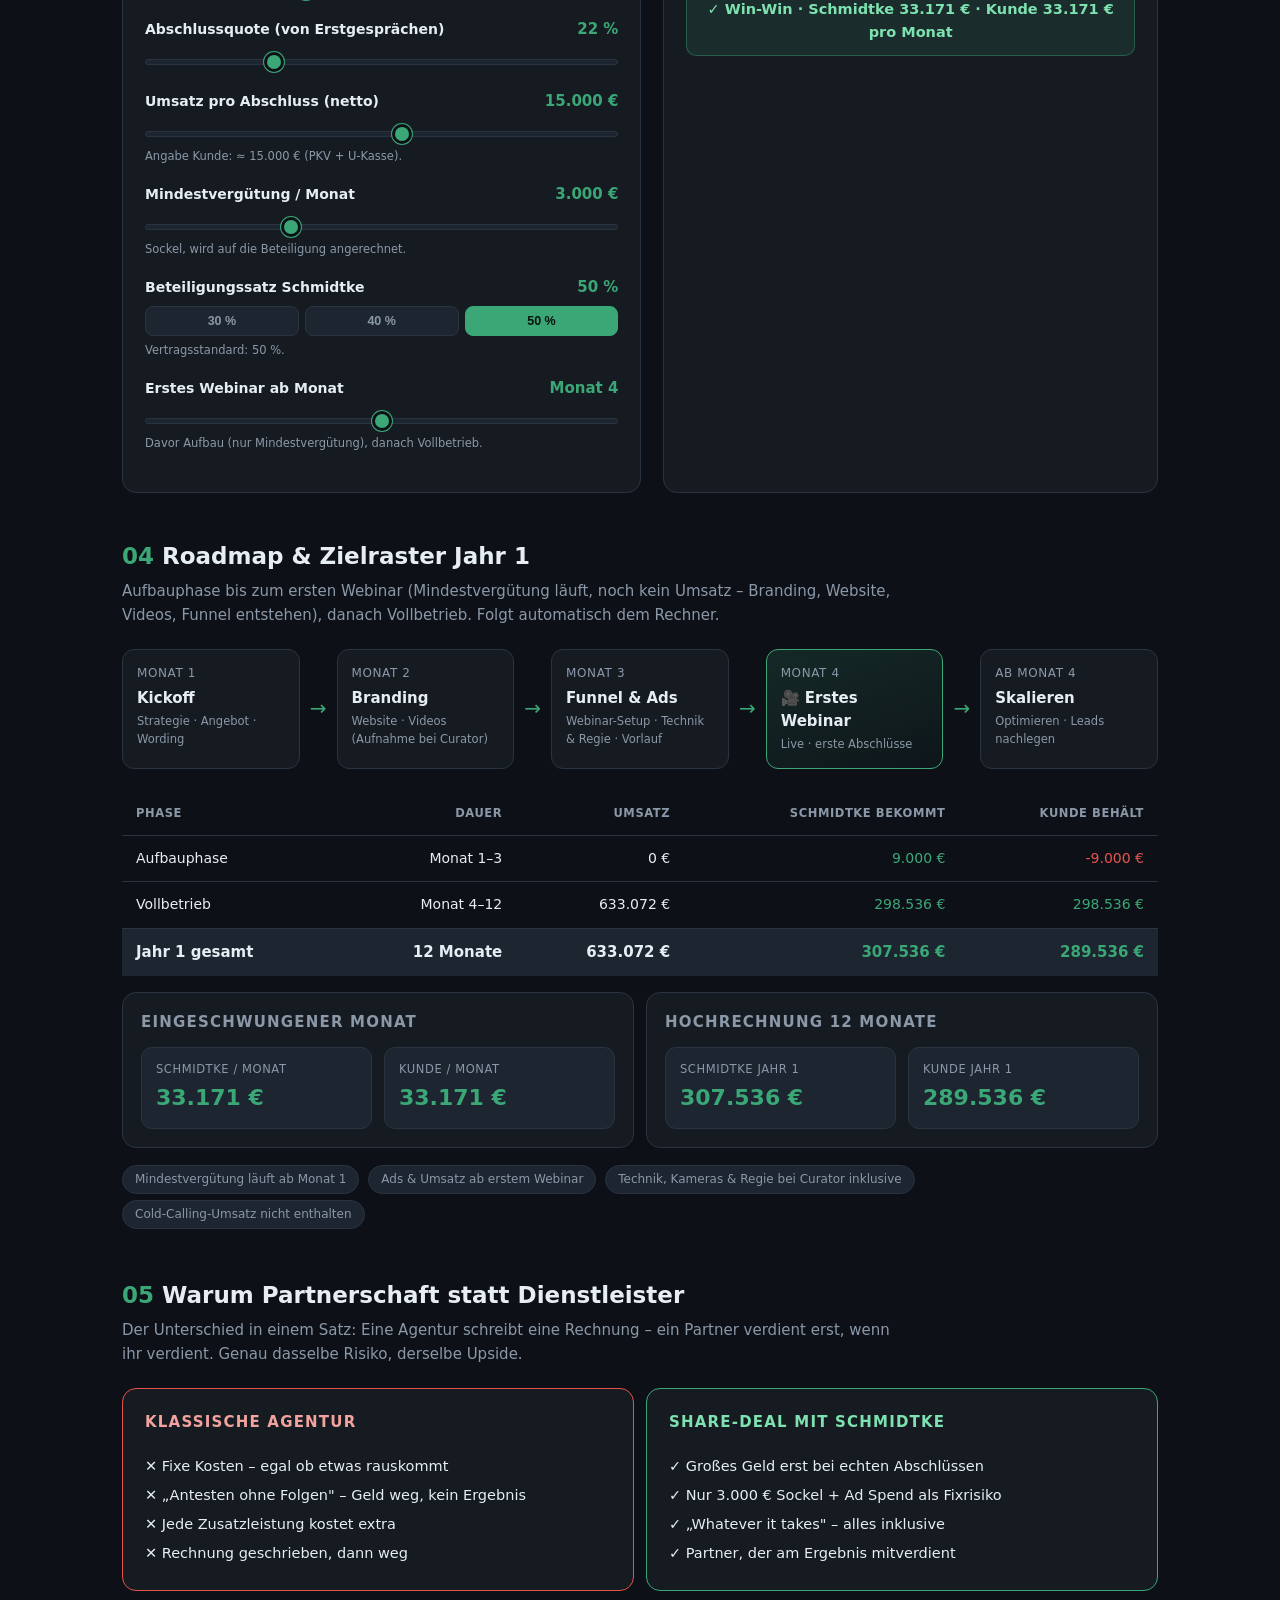
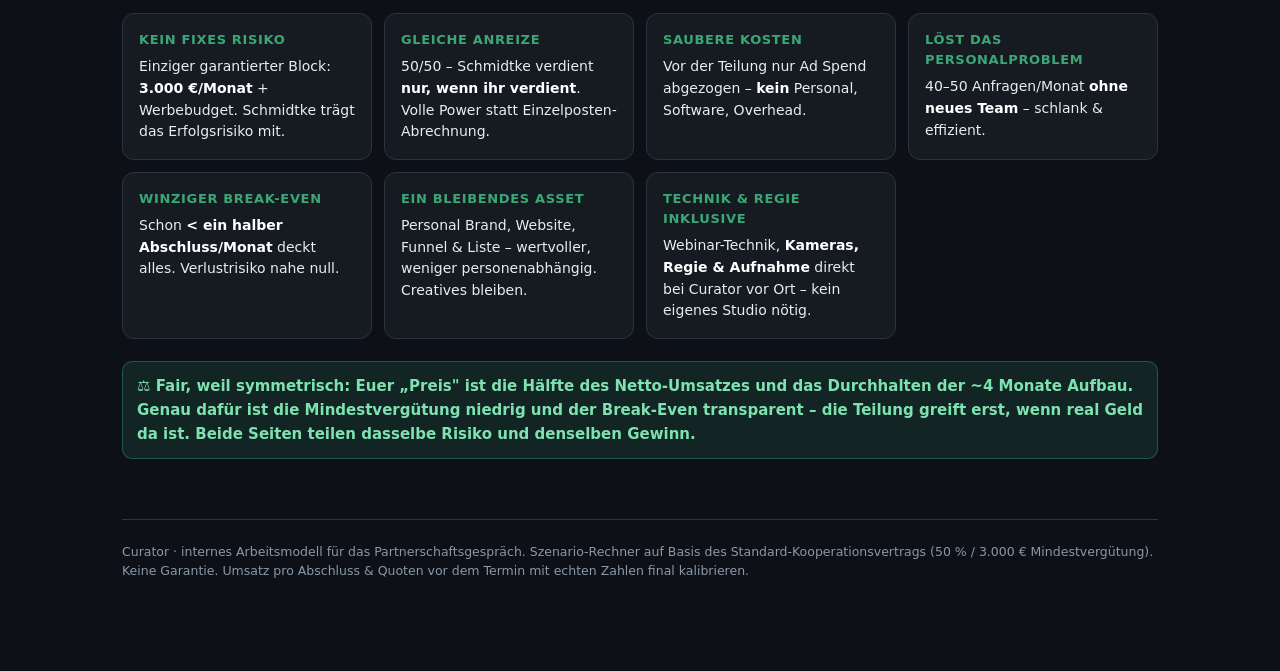
<file: unternehmerversorgung-rechner.html>
<!DOCTYPE html>
<html lang="de">
<head>
<meta charset="UTF-8">
<meta name="viewport" content="width=device-width, initial-scale=1.0">
<title>Webinar-Übersicht – Was ist möglich?</title>
<style>
  :root{
    --bg:#0d1117; --panel:#161b22; --panel2:#1c2530; --line:#2a3441;
    --txt:#e6edf3; --muted:#8b98a8; --accent:#3ba776; --accent2:#4f9cf9;
    --warn:#e0a500; --bad:#e5534b; --good:#3ba776;
    --radius:14px; --font:'Segoe UI',system-ui,-apple-system,sans-serif;
  }
  *{box-sizing:border-box;margin:0;padding:0}
  body{background:var(--bg);color:var(--txt);font-family:var(--font);line-height:1.55;-webkit-font-smoothing:antialiased}
  .wrap{max-width:1080px;margin:0 auto;padding:32px 22px 90px}
  header.hero{padding:48px 0 30px;border-bottom:1px solid var(--line);margin-bottom:34px}
  .kick{color:var(--accent);font-weight:700;letter-spacing:.14em;text-transform:uppercase;font-size:12px}
  h1{font-size:34px;line-height:1.15;margin:12px 0 10px;font-weight:800}
  h1 span{color:var(--accent)}
  .sub{color:var(--muted);font-size:16px;max-width:740px}
  .note{background:rgba(224,165,0,.09);border:1px solid rgba(224,165,0,.35);color:#f0d488;
        padding:13px 16px;border-radius:10px;font-size:13.5px;margin:22px 0 0}
  .note b{color:var(--warn)}
  section{margin:46px 0}
  h2{font-size:23px;margin-bottom:6px;font-weight:800}
  h2 .num{color:var(--accent);font-weight:800;margin-right:8px}
  .lead{color:var(--muted);font-size:15px;margin-bottom:22px;max-width:780px}

  /* deal terms */
  .terms{display:grid;grid-template-columns:repeat(auto-fit,minmax(220px,1fr));gap:12px}
  .term{background:var(--panel);border:1px solid var(--line);border-radius:12px;padding:16px}
  .term .t-h{font-size:13px;color:var(--accent);font-weight:700;text-transform:uppercase;letter-spacing:.05em;margin-bottom:6px}
  .term .t-b{font-size:14px;color:var(--txt)}
  .term .t-b b{color:#fff}

  /* funnel explainer */
  .funnel{display:flex;flex-wrap:wrap;gap:10px}
  .step{flex:1;min-width:110px;background:var(--panel);border:1px solid var(--line);border-radius:12px;padding:14px}
  .step .s-lbl{font-size:12px;color:var(--muted);text-transform:uppercase;letter-spacing:.05em}
  .step .s-val{font-size:15px;font-weight:700;margin-top:4px}
  .arrow{align-self:center;color:var(--accent);font-size:20px}

  /* calculator */
  .calc{display:grid;grid-template-columns:1.05fr 1fr;gap:22px}
  @media(max-width:880px){.calc{grid-template-columns:1fr}}
  .card{background:var(--panel);border:1px solid var(--line);border-radius:var(--radius);padding:22px}
  .card h3{font-size:15px;text-transform:uppercase;letter-spacing:.08em;color:var(--muted);margin-bottom:18px;font-weight:700}
  .ctrl{margin-bottom:17px}
  .ctrl .row{display:flex;justify-content:space-between;align-items:baseline;margin-bottom:7px}
  .ctrl label{font-size:14px;font-weight:600}
  .ctrl .v{font-size:15px;font-weight:800;color:var(--accent);font-variant-numeric:tabular-nums}
  .ctrl .hint{font-size:11.5px;color:var(--muted);margin-top:3px}
  input[type=range]{-webkit-appearance:none;width:100%;height:6px;border-radius:6px;background:var(--panel2);outline:none;border:1px solid var(--line)}
  input[type=range]::-webkit-slider-thumb{-webkit-appearance:none;width:20px;height:20px;border-radius:50%;background:var(--accent);cursor:pointer;border:3px solid #0d1117;box-shadow:0 0 0 1px var(--accent)}
  input[type=range]::-moz-range-thumb{width:18px;height:18px;border-radius:50%;background:var(--accent);cursor:pointer;border:3px solid #0d1117}
  .seg{display:flex;gap:6px;margin-bottom:6px}
  .seg button{flex:1;background:var(--panel2);border:1px solid var(--line);color:var(--muted);padding:7px;border-radius:8px;font-size:12.5px;cursor:pointer;font-weight:600}
  .seg button.on{background:var(--accent);color:#06120c;border-color:var(--accent)}

  /* results */
  .res-grid{display:grid;grid-template-columns:1fr 1fr;gap:12px;margin-bottom:18px}
  .metric{background:var(--panel2);border:1px solid var(--line);border-radius:11px;padding:13px 14px}
  .metric .m-lbl{font-size:11.5px;color:var(--muted);text-transform:uppercase;letter-spacing:.05em}
  .metric .m-val{font-size:22px;font-weight:800;margin-top:3px;font-variant-numeric:tabular-nums}
  .pos{color:var(--good)} .neg{color:var(--bad)}

  .takebox{display:grid;grid-template-columns:1fr 1fr;gap:12px;margin-bottom:16px}
  .take{border-radius:12px;padding:16px;border:1px solid var(--line)}
  .take.s{background:linear-gradient(160deg,rgba(59,167,118,.16),rgba(59,167,118,.04));border-color:rgba(59,167,118,.45)}
  .take.k{background:var(--panel2)}
  .take .tk-l{font-size:12px;text-transform:uppercase;letter-spacing:.05em;color:var(--muted)}
  .take .tk-v{font-size:27px;font-weight:800;margin-top:4px;font-variant-numeric:tabular-nums}
  .take.s .tk-v{color:#56c98e}
  .take .tk-sub{font-size:12px;color:var(--muted);margin-top:5px}

  .be-box{background:var(--panel2);border:1px solid var(--line);border-radius:12px;padding:16px;margin-top:4px}
  .be-box .be-h{display:flex;justify-content:space-between;font-size:13px;color:var(--muted);margin-bottom:9px}
  .bar{height:26px;background:#0d1117;border-radius:7px;overflow:hidden;position:relative;border:1px solid var(--line)}
  .bar .fill{height:100%;background:linear-gradient(90deg,var(--accent),#56c98e);transition:width .25s;border-radius:6px}
  .bar .be-line{position:absolute;top:-4px;bottom:-4px;width:2px;background:var(--warn)}
  .be-cap{font-size:12.5px;color:var(--muted);margin-top:9px}
  .verdict{margin-top:14px;padding:12px 14px;border-radius:10px;font-weight:700;font-size:14.5px;text-align:center}
  .verdict.ok{background:rgba(59,167,118,.13);border:1px solid rgba(59,167,118,.4);color:#7ee2b0}
  .verdict.no{background:rgba(229,83,75,.12);border:1px solid rgba(229,83,75,.4);color:#f2a39e}

  table{width:100%;border-collapse:collapse;font-size:14px}
  th,td{padding:12px 14px;text-align:right;border-bottom:1px solid var(--line);font-variant-numeric:tabular-nums}
  th:first-child,td:first-child{text-align:left}
  thead th{color:var(--muted);text-transform:uppercase;letter-spacing:.05em;font-size:11.5px}
  tbody tr:last-child td{border-bottom:none}
  tr.total td{font-weight:800;background:var(--panel2);font-size:15px}
  .split{display:grid;grid-template-columns:1fr 1fr;gap:12px;margin-top:16px}
  @media(max-width:680px){.split{grid-template-columns:1fr}.res-grid,.takebox{grid-template-columns:1fr}}
  .pill{display:inline-block;background:var(--panel2);border:1px solid var(--line);border-radius:20px;padding:4px 12px;font-size:12px;color:var(--muted);margin:3px 5px 3px 0}
  footer{margin-top:60px;padding-top:22px;border-top:1px solid var(--line);color:var(--muted);font-size:12.5px}
  .legend{font-size:12px;color:var(--muted);margin-top:10px}
</style>
</head>
<body>
<div class="wrap">

  <header class="hero">
    <div class="kick">Share-Deal · Deutsche Unternehmerversorgung × Schmidtke GmbH (Curator)</div>
    <h1>Webinar-Übersicht – <span>was ist möglich?</span></h1>
    <p class="sub">Gerechnet auf Basis des Standard-Kooperationsvertrags: 50 % Umsatzbeteiligung, 3.000 € Mindestvergütung (angerechnet), nur Ad Spend &amp; Direktkosten abzugsfähig. Alle Werte live über die Schieber anpassbar.</p>
    <div class="note">💶 Angabe Kunde: <b>≈ 15.000 € netto pro Abschluss</b> (PKV + U-Kasse). Provisionen kommen „cash" → kaum abzugsfähige Kosten außer Ad Spend. Werte unten zur Sicherheit gegenprüfen.</div>
  </header>

  <!-- 1. DEAL -->
  <section>
    <h2><span class="num">01</span>Der Standard-Share-Deal</h2>
    <p class="lead">So ist euer bestehender Kooperationsvertrag aufgebaut – das gleiche Modell als Basis hier.</p>
    <div class="terms">
      <div class="term"><div class="t-h">Beteiligung</div><div class="t-b"><b>50 %</b> der Berechnungsgrundlage</div></div>
      <div class="term"><div class="t-h">Berechnungsgrundlage</div><div class="t-b">Netto-Umsatz <b>minus nur</b> Ad Spend, Zahlungsgebühren, Stornos, externe Provisionen</div></div>
      <div class="term"><div class="t-h">Nicht abzugsfähig</div><div class="t-b"><b>Personal, Fixkosten, Software, Overhead</b> → Basis bleibt sauber</div></div>
      <div class="term"><div class="t-h">Mindestvergütung</div><div class="t-b"><b>3.000 €/Monat</b> netto, voll auf die Beteiligung angerechnet (Sockel)</div></div>
      <div class="term"><div class="t-h">Laufzeit</div><div class="t-b"><b>4 Monate</b> Testphase, dann +6 Monate automatisch</div></div>
      <div class="term"><div class="t-h">Attribution</div><div class="t-b">Umsatz über die von Schmidtke betreuten <b>Funnels</b></div></div>
    </div>
  </section>

  <!-- 2. FUNNEL -->
  <section>
    <h2><span class="num">02</span>Der Funnel</h2>
    <div class="funnel" id="funnel">
      <div class="step"><div class="s-lbl">Werbebudget</div><div class="s-val" id="f0">–</div></div>
      <div class="arrow">→</div>
      <div class="step"><div class="s-lbl">Anmeldungen</div><div class="s-val" id="f1">–</div></div>
      <div class="arrow">→</div>
      <div class="step"><div class="s-lbl">Teilnehmer</div><div class="s-val" id="f2">–</div></div>
      <div class="arrow">→</div>
      <div class="step"><div class="s-lbl">Erstgespräche</div><div class="s-val" id="f3">–</div></div>
      <div class="arrow">→</div>
      <div class="step"><div class="s-lbl">Abschlüsse</div><div class="s-val" id="f4">–</div></div>
    </div>
    <div class="legend">Belegte Defaults: ~4 Monate bis Launch · Ad-Budget 3–5k · Cold-Calling läuft parallel weiter (hier nicht eingerechnet → zusätzlicher Umsatz).</div>
  </section>

  <!-- 3. RECHNER -->
  <section>
    <h2><span class="num">03</span>Interaktiver Rechner · pro Monat (Vollbetrieb)</h2>
    <p class="lead">Stellschrauben links, Aufteilung Schmidtke ↔ Kunde rechts in Echtzeit.</p>
    <div class="calc">
      <div class="card">
        <h3>Stellschrauben</h3>

        <div class="ctrl">
          <div class="row"><label>Werbebudget / Monat (Ad Spend)</label><span class="v" id="vBudget"></span></div>
          <input type="range" id="budget" min="0" max="15000" step="250" value="4000">
          <div class="hint">Wird vor der Teilung abgezogen (teilen sich beide).</div>
        </div>
        <div class="ctrl">
          <div class="row"><label>Kosten pro Anmeldung (CPL)</label><span class="v" id="vCpl"></span></div>
          <input type="range" id="cpl" min="5" max="80" step="1" value="18">
        </div>
        <div class="ctrl">
          <div class="row"><label>Organische Anmeldungen / Monat</label><span class="v" id="vOrg"></span></div>
          <input type="range" id="org" min="0" max="200" step="5" value="20">
          <div class="hint">Zusätzlich gratis über Social, Newsletter, Empfehlung.</div>
        </div>
        <div class="ctrl">
          <div class="row"><label>Teilnehmer bestimmen über</label></div>
          <div class="seg" id="modeSeg">
            <button data-m="rate" class="on">Show-up-Rate</button>
            <button data-m="abs">Feste Teilnehmerzahl</button>
          </div>
        </div>

        <div class="ctrl" id="ctrlShow">
          <div class="row"><label>Show-up-Rate</label><span class="v" id="vShow"></span></div>
          <input type="range" id="show" min="10" max="80" step="1" value="40">
          <div class="hint">Anteil der Angemeldeten, der live dabei ist.</div>
        </div>

        <div class="ctrl" id="ctrlTeil" style="display:none">
          <div class="row"><label>Teilnehmer im Live-Webinar</label><span class="v" id="vTeil"></span></div>
          <input type="range" id="teil" min="0" max="300" step="1" value="30">
          <div class="hint" id="teilHint">Feste Zahl der live Anwesenden.</div>
        </div>
        <div class="ctrl">
          <div class="row"><label>Erstgespräch-Rate (von Teilnehmern)</label><span class="v" id="vCall"></span></div>
          <input type="range" id="call" min="3" max="60" step="1" value="22">
        </div>
        <div class="ctrl">
          <div class="row"><label>Abschlussquote (von Erstgesprächen)</label><span class="v" id="vClose"></span></div>
          <input type="range" id="close" min="5" max="70" step="1" value="22">
        </div>
        <div class="ctrl">
          <div class="row"><label>Umsatz pro Abschluss (netto)</label><span class="v" id="vRev"></span></div>
          <input type="range" id="rev" min="3000" max="25000" step="500" value="15000">
          <div class="hint">Angabe Kunde: ≈ 15.000 € (PKV + U-Kasse).</div>
        </div>
        <div class="ctrl">
          <div class="row"><label>Mindestvergütung / Monat</label><span class="v" id="vMin"></span></div>
          <input type="range" id="min" min="0" max="10000" step="250" value="3000">
          <div class="hint">Sockel, wird auf die Beteiligung angerechnet.</div>
        </div>
        <div class="ctrl">
          <div class="row"><label>Beteiligungssatz Schmidtke</label><span class="v" id="vShare"></span></div>
          <div class="seg" id="shareSeg">
            <button data-s="30">30 %</button>
            <button data-s="40">40 %</button>
            <button data-s="50" class="on">50 %</button>
          </div>
          <div class="hint">Vertragsstandard: 50 %.</div>
        </div>

        <div class="ctrl">
          <div class="row"><label>Erstes Webinar ab Monat</label><span class="v" id="vLaunch"></span></div>
          <input type="range" id="launch" min="2" max="6" step="1" value="4">
          <div class="hint">Davor Aufbau (nur Mindestvergütung), danach Vollbetrieb.</div>
        </div>
      </div>

      <div class="card">
        <h3>Aufteilung · pro Monat</h3>
        <div class="takebox">
          <div class="take s"><div class="tk-l">Schmidtke bekommt</div><div class="tk-v" id="rSchmidtke">–</div><div class="tk-sub" id="rSchmidtkeSub">–</div></div>
          <div class="take k"><div class="tk-l">Kunde behält</div><div class="tk-v" id="rKunde">–</div><div class="tk-sub">nach Ad Spend &amp; Beteiligung</div></div>
        </div>
        <div class="res-grid">
          <div class="metric"><div class="m-lbl">Abschlüsse / Monat</div><div class="m-val" id="rClose">–</div></div>
          <div class="metric"><div class="m-lbl">Umsatz</div><div class="m-val pos" id="rRev">–</div></div>
          <div class="metric"><div class="m-lbl">Berechnungsgrundlage</div><div class="m-val" id="rBase">–</div></div>
          <div class="metric"><div class="m-lbl">Schmidtke / Abschluss</div><div class="m-val" id="rPer">–</div></div>
        </div>
        <div class="be-box">
          <div class="be-h"><span>Break-Even (Kunde ≥ 0)</span><span id="beNeed">–</span></div>
          <div class="bar"><div class="fill" id="beFill" style="width:0%"></div><div class="be-line" id="beLine" style="left:50%"></div></div>
          <div class="be-cap" id="beCap">–</div>
        </div>
        <div class="verdict" id="verdict">–</div>
      </div>
    </div>
  </section>

  <!-- 4. ZIELRASTER -->
  <section>
    <h2><span class="num">04</span>Roadmap &amp; Zielraster Jahr 1</h2>
    <p class="lead">Aufbauphase bis zum ersten Webinar (Mindestvergütung läuft, noch kein Umsatz – Branding, Website, Videos, Funnel entstehen), danach Vollbetrieb. Folgt automatisch dem Rechner.</p>
    <div class="funnel" id="roadmap" style="margin-bottom:24px"></div>
    <table>
      <thead>
        <tr><th>Phase</th><th>Dauer</th><th>Umsatz</th><th>Schmidtke bekommt</th><th>Kunde behält</th></tr>
      </thead>
      <tbody id="zielBody"></tbody>
    </table>
    <div class="split">
      <div class="card" style="padding:18px">
        <h3 style="margin-bottom:12px">Eingeschwungener Monat</h3>
        <div class="res-grid" style="margin-bottom:0">
          <div class="metric"><div class="m-lbl">Schmidtke / Monat</div><div class="m-val pos" id="zMonS">–</div></div>
          <div class="metric"><div class="m-lbl">Kunde / Monat</div><div class="m-val" id="zMonK">–</div></div>
        </div>
      </div>
      <div class="card" style="padding:18px">
        <h3 style="margin-bottom:12px">Hochrechnung 12 Monate</h3>
        <div class="res-grid" style="margin-bottom:0">
          <div class="metric"><div class="m-lbl">Schmidtke Jahr 1</div><div class="m-val pos" id="zYrS">–</div></div>
          <div class="metric"><div class="m-lbl">Kunde Jahr 1</div><div class="m-val" id="zYrK">–</div></div>
        </div>
      </div>
    </div>
    <div class="legend" style="margin-top:14px">
      <span class="pill">Mindestvergütung läuft ab Monat 1</span>
      <span class="pill">Ads &amp; Umsatz ab erstem Webinar</span>
      <span class="pill">Technik, Kameras &amp; Regie bei Curator inklusive</span>
      <span class="pill">Cold-Calling-Umsatz nicht enthalten</span>
    </div>
  </section>

  <!-- 5. WIN-WIN -->
  <section>
    <h2><span class="num">05</span>Warum Partnerschaft statt Dienstleister</h2>
    <p class="lead">Der Unterschied in einem Satz: Eine Agentur schreibt eine Rechnung – ein Partner verdient erst, wenn ihr verdient. Genau dasselbe Risiko, derselbe Upside.</p>

    <div class="split" style="margin-bottom:22px">
      <div class="card k-compare" style="border-color:var(--bad)">
        <h3 style="color:#f2a39e">Klassische Agentur</h3>
        <ul style="list-style:none;font-size:14.5px;line-height:2">
          <li>✕ Fixe Kosten – egal ob etwas rauskommt</li>
          <li>✕ „Antesten ohne Folgen" – Geld weg, kein Ergebnis</li>
          <li>✕ Jede Zusatzleistung kostet extra</li>
          <li>✕ Rechnung geschrieben, dann weg</li>
        </ul>
      </div>
      <div class="card" style="border-color:var(--accent)">
        <h3 style="color:#7ee2b0">Share-Deal mit Schmidtke</h3>
        <ul style="list-style:none;font-size:14.5px;line-height:2">
          <li>✓ Großes Geld erst bei echten Abschlüssen</li>
          <li>✓ Nur 3.000 € Sockel + Ad Spend als Fixrisiko</li>
          <li>✓ „Whatever it takes" – alles inklusive</li>
          <li>✓ Partner, der am Ergebnis mitverdient</li>
        </ul>
      </div>
    </div>

    <div class="terms">
      <div class="term"><div class="t-h">Kein fixes Risiko</div><div class="t-b">Einziger garantierter Block: <b>3.000 €/Monat</b> + Werbebudget. Schmidtke trägt das Erfolgsrisiko mit.</div></div>
      <div class="term"><div class="t-h">Gleiche Anreize</div><div class="t-b">50/50 – Schmidtke verdient <b>nur, wenn ihr verdient</b>. Volle Power statt Einzelposten-Abrechnung.</div></div>
      <div class="term"><div class="t-h">Saubere Kosten</div><div class="t-b">Vor der Teilung nur Ad Spend abgezogen – <b>kein</b> Personal, Software, Overhead.</div></div>
      <div class="term"><div class="t-h">Löst das Personalproblem</div><div class="t-b">40–50 Anfragen/Monat <b>ohne neues Team</b> – schlank &amp; effizient.</div></div>
      <div class="term"><div class="t-h">Winziger Break-Even</div><div class="t-b">Schon <b>&lt; ein halber Abschluss/Monat</b> deckt alles. Verlustrisiko nahe null.</div></div>
      <div class="term"><div class="t-h">Ein bleibendes Asset</div><div class="t-b">Personal Brand, Website, Funnel &amp; Liste – wertvoller, weniger personenabhängig. Creatives bleiben.</div></div>
      <div class="term"><div class="t-h">Technik &amp; Regie inklusive</div><div class="t-b">Webinar-Technik, <b>Kameras, Regie &amp; Aufnahme</b> direkt bei Curator vor Ort – kein eigenes Studio nötig.</div></div>
    </div>

    <div class="verdict ok" style="margin-top:22px;font-size:15px;text-align:left;line-height:1.6">
      ⚖️ <b>Fair, weil symmetrisch:</b> Euer „Preis" ist die Hälfte des Netto-Umsatzes und das Durchhalten der ~4 Monate Aufbau. Genau dafür ist die Mindestvergütung niedrig und der Break-Even transparent – die Teilung greift erst, wenn real Geld da ist. Beide Seiten teilen dasselbe Risiko und denselben Gewinn.
    </div>
  </section>

  <footer>
    Curator · internes Arbeitsmodell für das Partnerschaftsgespräch. Szenario-Rechner auf Basis des Standard-Kooperationsvertrags (50 % / 3.000 € Mindestvergütung). Keine Garantie. Umsatz pro Abschluss &amp; Quoten vor dem Termin mit echten Zahlen final kalibrieren.
  </footer>
</div>

<script>
(function(){
  const eur0 = n => new Intl.NumberFormat('de-DE',{style:'currency',currency:'EUR',maximumFractionDigits:0}).format(n);
  const num = (n,d=0) => new Intl.NumberFormat('de-DE',{maximumFractionDigits:d}).format(n);
  const pct = n => num(n,0)+' %';

  const ids = ['budget','cpl','org','show','teil','call','close','rev','min','launch'];
  const el = {}; ids.forEach(i=>el[i]=document.getElementById(i));
  let share = 50;

  document.querySelectorAll('#shareSeg button').forEach(b=>{
    b.addEventListener('click',()=>{
      document.querySelectorAll('#shareSeg button').forEach(x=>x.classList.remove('on'));
      b.classList.add('on'); share=+b.dataset.s; render();
    });
  });
  let mode='rate';
  document.querySelectorAll('#modeSeg button').forEach(b=>{
    b.addEventListener('click',()=>{
      document.querySelectorAll('#modeSeg button').forEach(x=>x.classList.remove('on'));
      b.classList.add('on'); mode=b.dataset.m;
      document.getElementById('ctrlShow').style.display = mode==='rate'?'':'none';
      document.getElementById('ctrlTeil').style.display = mode==='abs'?'':'none';
      render();
    });
  });
  ids.forEach(i=>el[i].addEventListener('input',render));

  function render(){
    const budget=+el.budget.value, cpl=+el.cpl.value, org=+el.org.value,
          showR=+el.show.value/100, callR=+el.call.value/100, closeR=+el.close.value/100,
          rev=+el.rev.value, mind=+el.min.value, launch=+el.launch.value;

    document.getElementById('vLaunch').textContent='Monat '+launch;
    document.getElementById('vBudget').textContent=eur0(budget);
    document.getElementById('vCpl').textContent=eur0(cpl);
    document.getElementById('vOrg').textContent=num(org);
    document.getElementById('vShow').textContent=pct(el.show.value);
    document.getElementById('vTeil').textContent=num(el.teil.value);
    document.getElementById('vCall').textContent=pct(el.call.value);
    document.getElementById('vClose').textContent=pct(el.close.value);
    document.getElementById('vRev').textContent=eur0(rev);
    document.getElementById('vMin').textContent=eur0(mind);
    document.getElementById('vShare').textContent=pct(share);

    const anm = (cpl>0?budget/cpl:0)+org;
    let teil;
    if(mode==='abs'){
      teil = +el.teil.value;
      document.getElementById('teilHint').textContent =
        'entspricht '+(anm>0?pct(teil/anm*100):'–')+' Show-up von '+num(anm,0)+' Anmeldungen';
    } else {
      teil = anm*showR;
    }
    const calls = teil*callR;
    const abschl = calls*closeR;
    const umsatz = abschl*rev;
    const base = Math.max(0, umsatz-budget);           // Berechnungsgrundlage
    const shareVal = base*share/100;
    const schmidtke = Math.max(mind, shareVal);         // Mindestvergütung angerechnet
    const kunde = umsatz - budget - schmidtke;
    const perDeal = abschl>0 ? schmidtke/abschl : 0;
    const floorActive = shareVal < mind;

    // funnel
    document.getElementById('f0').textContent=eur0(budget);
    document.getElementById('f1').textContent=num(anm,0);
    document.getElementById('f2').textContent=num(teil,0);
    document.getElementById('f3').textContent=num(calls,1);
    document.getElementById('f4').textContent=num(abschl,1);

    // takes
    document.getElementById('rSchmidtke').textContent=eur0(schmidtke);
    document.getElementById('rSchmidtkeSub').textContent= floorActive
        ? 'Mindestvergütung greift (Beteiligung wäre '+eur0(shareVal)+')'
        : pct(share)+' der Basis';
    const kE=document.getElementById('rKunde'); kE.textContent=eur0(kunde);
    kE.className='tk-v '+(kunde>=0?'':'neg');

    document.getElementById('rClose').textContent=num(abschl,1);
    document.getElementById('rRev').textContent=eur0(umsatz);
    document.getElementById('rBase').textContent=eur0(base);
    document.getElementById('rPer').textContent= abschl>0?eur0(perDeal):'–';

    // break-even: Abschlüsse, ab denen Kunde >= 0  => umsatz >= budget + mind (Sockelbereich)
    const beAbschl = rev>0 ? (budget+mind)/rev : 0;
    const ratio = beAbschl>0 ? abschl/beAbschl : (abschl>0?2:0);
    document.getElementById('beFill').style.width=Math.max(0,Math.min(100,ratio*50))+'%';
    document.getElementById('beNeed').textContent='Nötig: '+num(beAbschl,2)+' Abschl./Monat';
    document.getElementById('beCap').textContent='Du hast '+num(abschl,1)+' Abschlüsse/Monat → '+
      (abschl>=beAbschl ? 'klar über Break-Even' : 'es fehlen '+num(beAbschl-abschl,2)+' Abschlüsse');

    const v=document.getElementById('verdict');
    if(kunde>=0){v.className='verdict ok';v.textContent='✓ Win-Win · Schmidtke '+eur0(schmidtke)+' · Kunde '+eur0(kunde)+' pro Monat';}
    else{v.className='verdict no';v.textContent='✕ Kunde noch im Minus ('+eur0(kunde)+') – Volumen oder Quoten zu niedrig';}

    // ZIELRASTER
    const buildMonths = launch-1;                         // Monate ohne Umsatz
    const aktiv = 12-buildMonths;                         // Vollbetriebsmonate
    const aufbauSchmidtke = buildMonths*mind;             // nur Mindestvergütung im Aufbau
    const aufbauKunde = -aufbauSchmidtke;
    const vbUmsatz = aktiv*umsatz, vbSchmidtke = aktiv*schmidtke, vbKunde = aktiv*kunde;
    const yrUmsatz=vbUmsatz, yrSchmidtke=aufbauSchmidtke+vbSchmidtke, yrKunde=aufbauKunde+vbKunde;

    const rows=[
      ['Aufbauphase', buildMonths>1?('Monat 1–'+buildMonths):'Monat 1', 0, aufbauSchmidtke, aufbauKunde],
      ['Vollbetrieb', 'Monat '+launch+'–12', vbUmsatz, vbSchmidtke, vbKunde],
    ];

    // Roadmap
    const rm=[
      ['Monat 1','Kickoff','Strategie · Angebot · Wording'],
      ['Monat 2','Branding','Website · Videos (Aufnahme bei Curator)'],
      ['Monat '+Math.max(2,launch-1),'Funnel & Ads','Webinar-Setup · Technik & Regie · Vorlauf'],
      ['Monat '+launch,'🎥 Erstes Webinar','Live · erste Abschlüsse'],
      ['ab Monat '+launch,'Skalieren','Optimieren · Leads nachlegen'],
    ];
    document.getElementById('roadmap').innerHTML = rm.map((s,i)=>{
      const hl = i===3 ? 'style="border-color:var(--accent);background:linear-gradient(160deg,rgba(59,167,118,.16),rgba(59,167,118,.03))"' : '';
      const box='<div class="step" '+hl+'><div class="s-lbl">'+s[0]+'</div><div class="s-val">'+s[1]+'</div><div style="font-size:11.5px;color:var(--muted);margin-top:3px">'+s[2]+'</div></div>';
      return box + (i<rm.length-1 ? '<div class="arrow">→</div>' : '');
    }).join('');
    let html='';
    rows.forEach(r=>{const c=r[4]>=0?'pos':'neg';
      html+='<tr><td>'+r[0]+'</td><td>'+r[1]+'</td><td>'+eur0(r[2])+'</td><td class="pos">'+eur0(r[3])+'</td><td class="'+c+'">'+eur0(r[4])+'</td></tr>';});
    const tc=yrKunde>=0?'pos':'neg';
    html+='<tr class="total"><td>Jahr 1 gesamt</td><td>12 Monate</td><td>'+eur0(yrUmsatz)+'</td><td class="pos">'+eur0(yrSchmidtke)+'</td><td class="'+tc+'">'+eur0(yrKunde)+'</td></tr>';
    document.getElementById('zielBody').innerHTML=html;

    document.getElementById('zMonS').textContent=eur0(schmidtke);
    const zk=document.getElementById('zMonK'); zk.textContent=eur0(kunde); zk.className='m-val '+(kunde>=0?'pos':'neg');
    document.getElementById('zYrS').textContent=eur0(yrSchmidtke);
    const zyk=document.getElementById('zYrK'); zyk.textContent=eur0(yrKunde); zyk.className='m-val '+(yrKunde>=0?'pos':'neg');
  }
  render();
})();
</script>
</body>
</html>
</file>
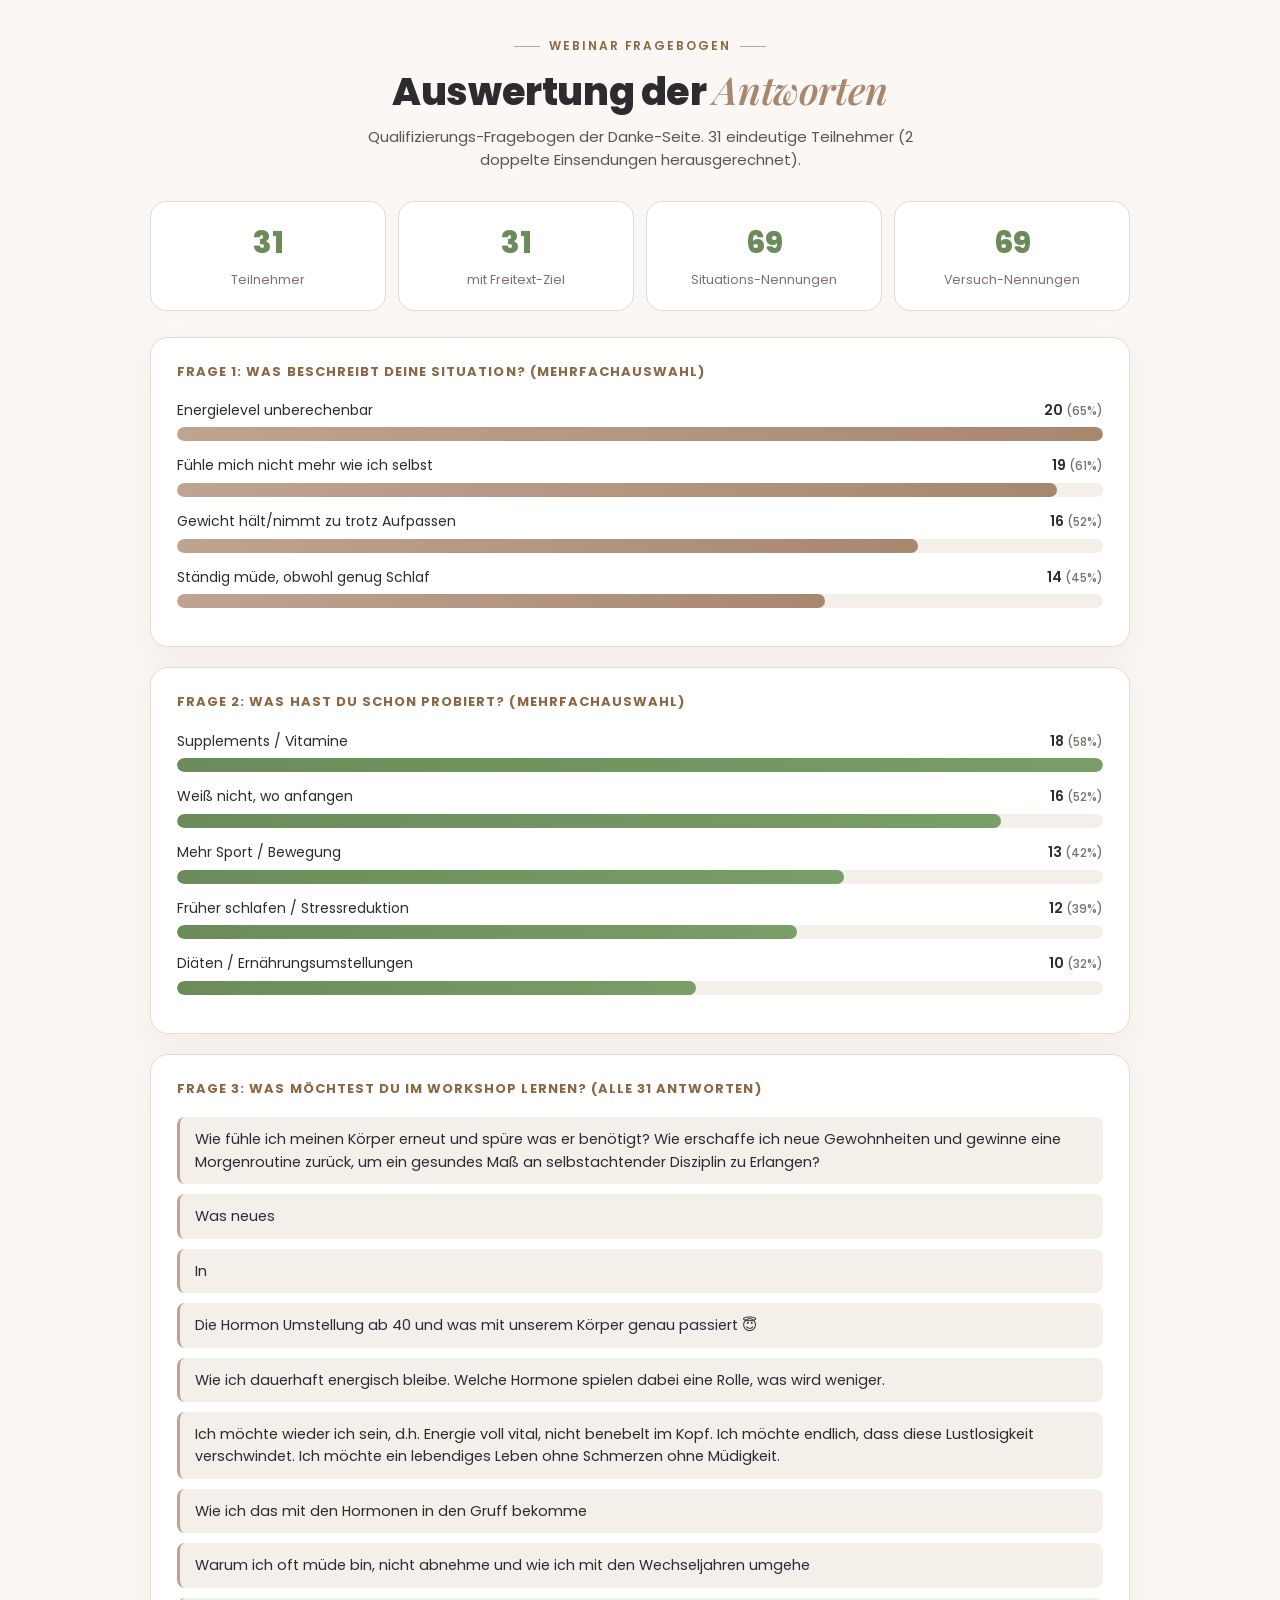
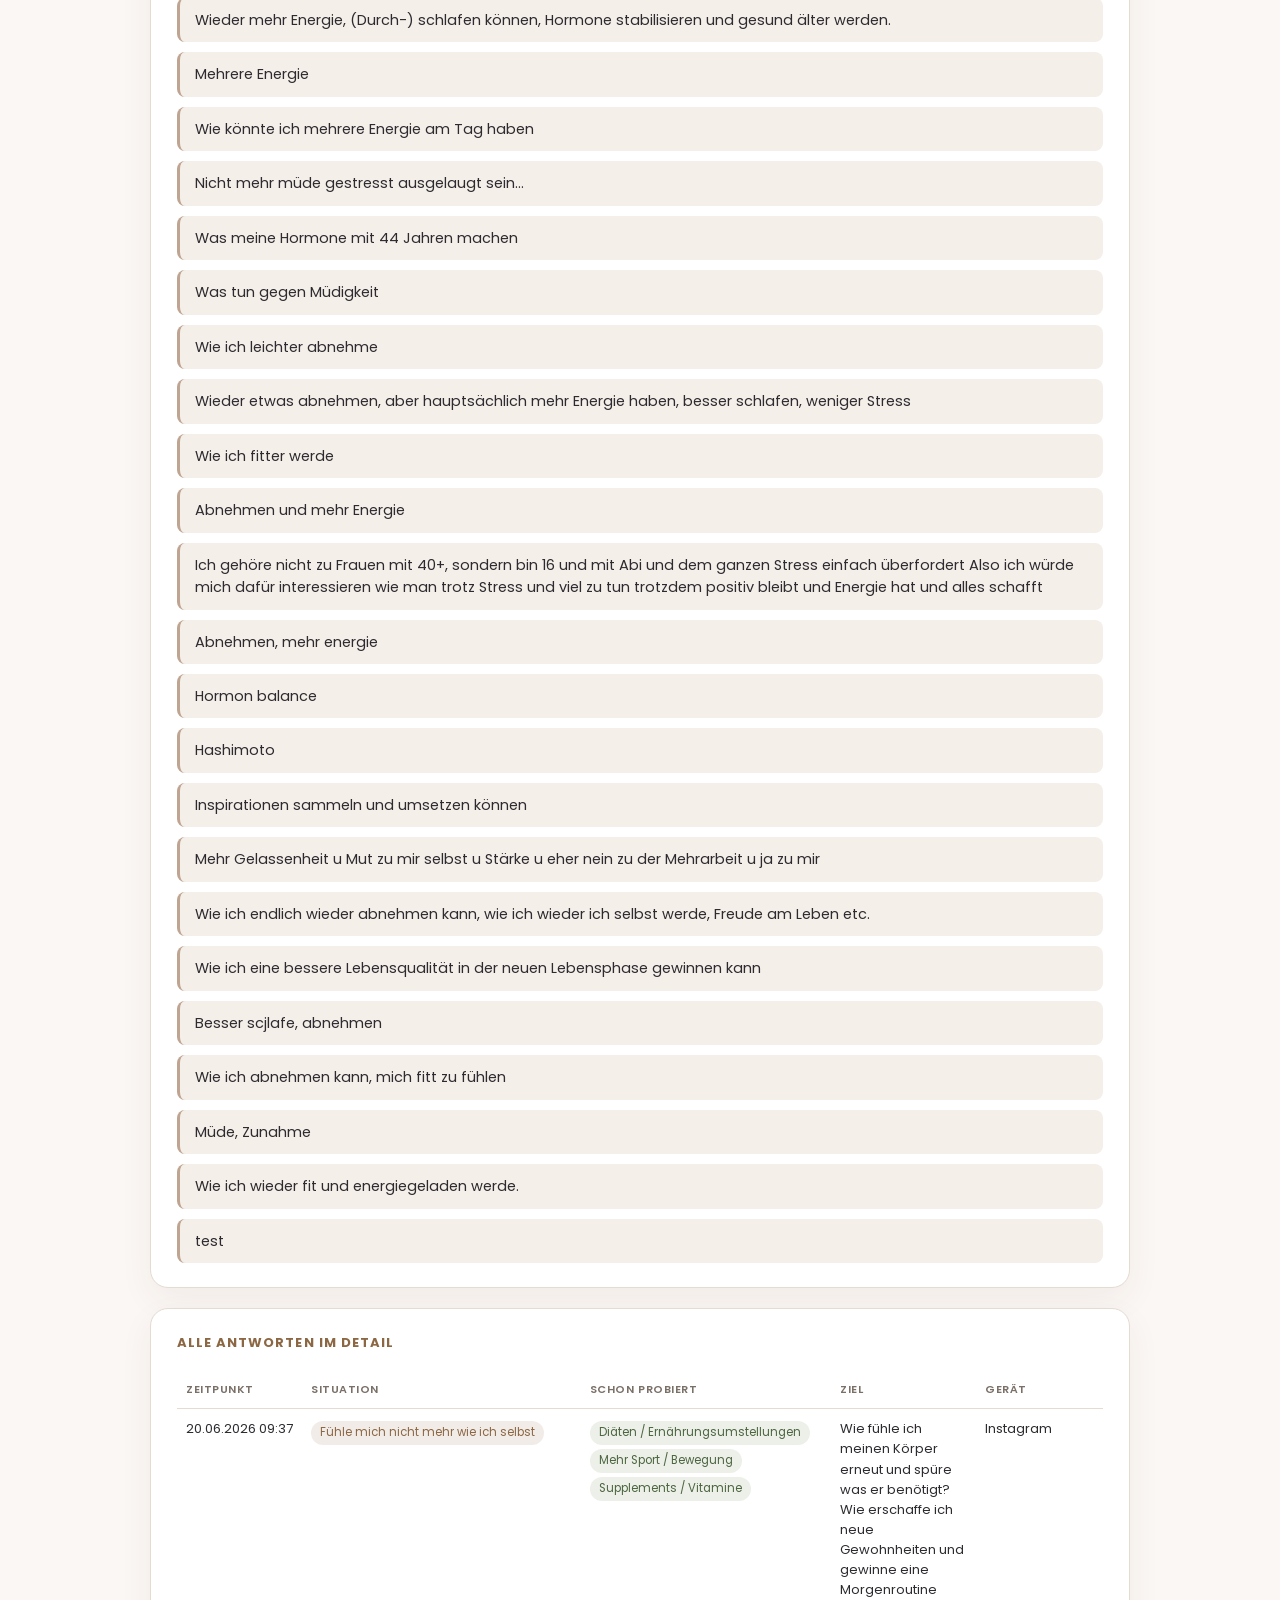
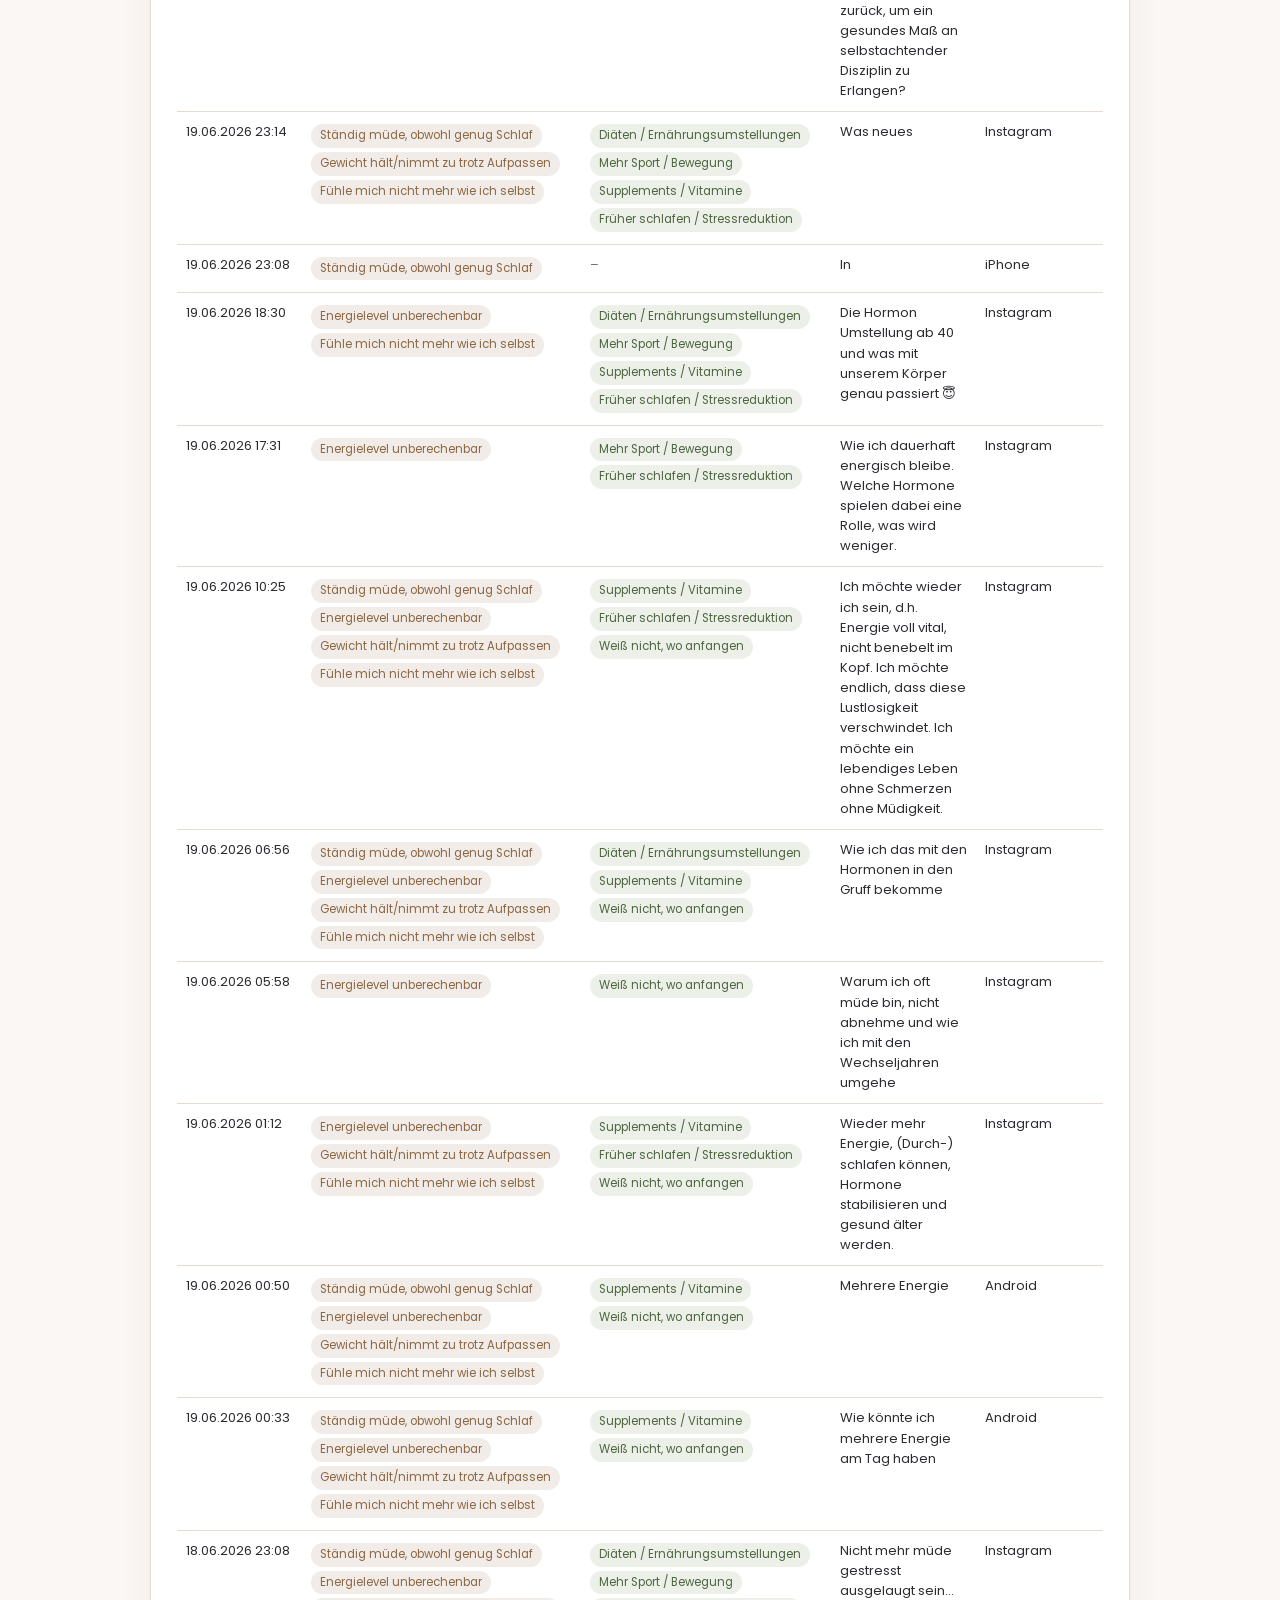
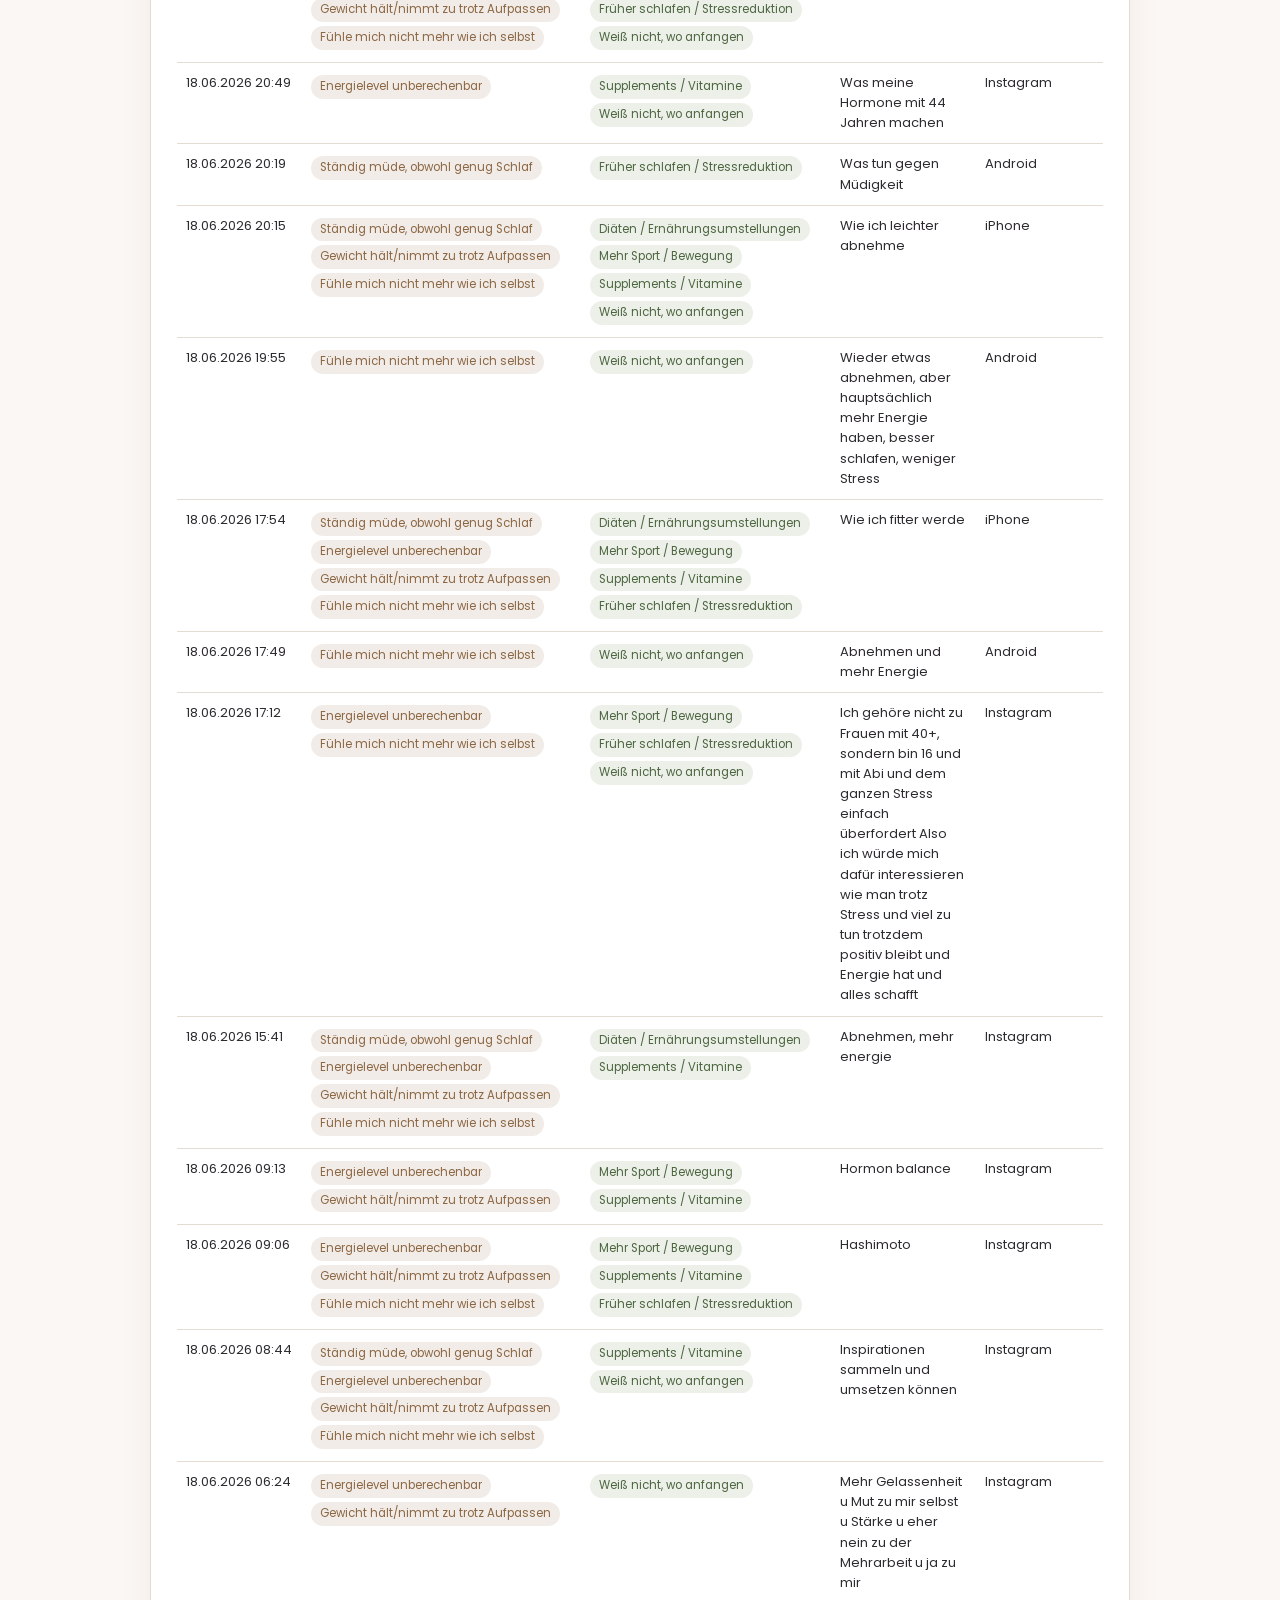
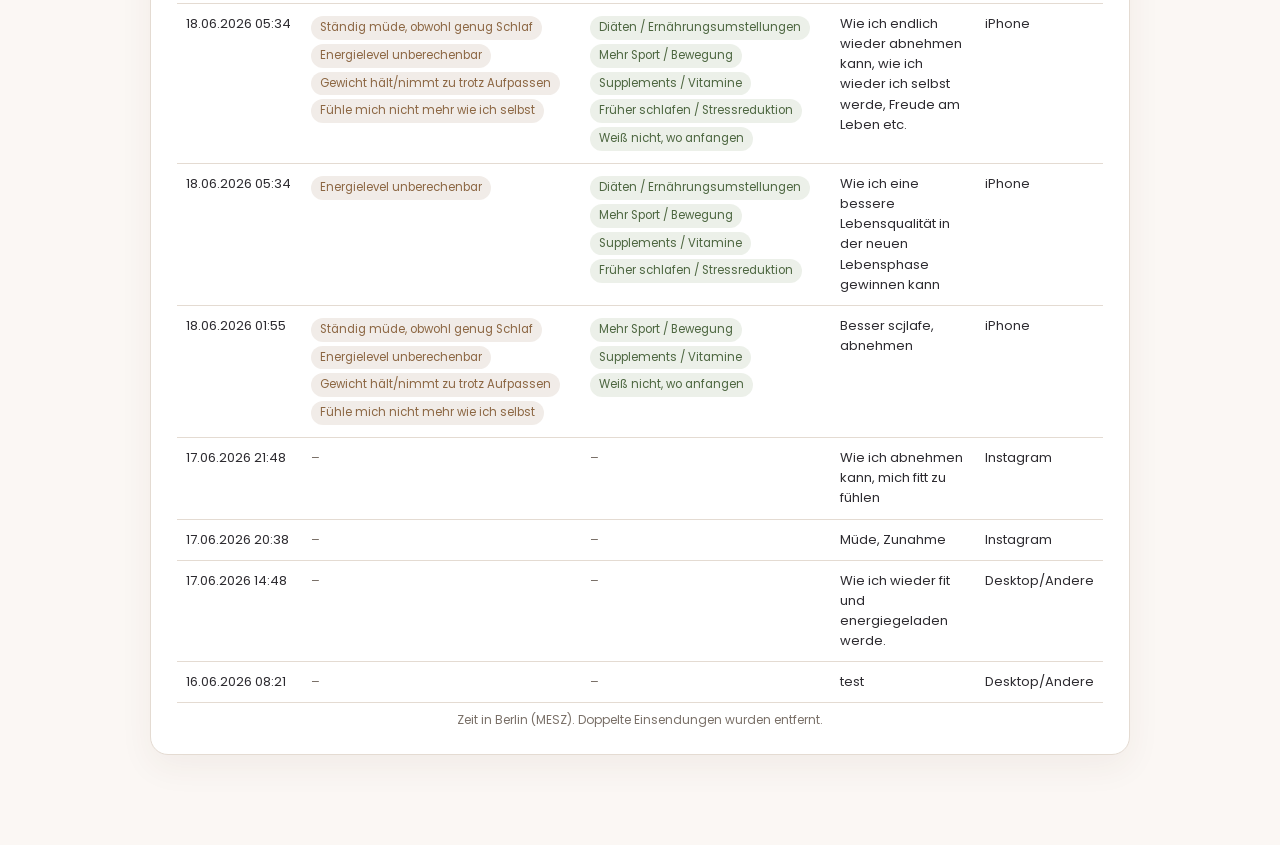
<file: webinar-antworten-auswertung.html>
<!DOCTYPE html><html lang="de"><head><meta charset="UTF-8"><meta name="viewport" content="width=device-width, initial-scale=1.0">
<title>Auswertung Webinar-Fragebogen | Jasmin Schmidtke</title>
<link rel="preconnect" href="https://fonts.googleapis.com"><link rel="preconnect" href="https://fonts.gstatic.com" crossorigin>
<link href="https://fonts.googleapis.com/css2?family=Playfair+Display:ital,wght@1,600&family=Poppins:wght@300;400;500;600;700;800&display=swap" rel="stylesheet">
<style>
:root{--cream:#FBF7F4;--cream2:#F5EFE9;--text-dark:#2D2B30;--text-body:#5A5550;--text-muted:#7a7068;--accent:#BFA492;--accent-deep:#A8876F;--accent-text:#8C6743;--green:#6B8C5A;--border:#E4DBD2}
*{box-sizing:border-box;margin:0;padding:0}
body{font-family:'Poppins',system-ui,sans-serif;background:var(--cream);color:var(--text-dark);line-height:1.55;padding:30px 18px 70px}
.wrap{max-width:980px;margin:0 auto}
.eyebrow{display:inline-flex;align-items:center;gap:9px;font-size:12px;font-weight:600;letter-spacing:.16em;text-transform:uppercase;color:var(--accent-text);margin-bottom:12px}
.eyebrow::before,.eyebrow::after{content:'';width:26px;height:1.5px;background:var(--accent)}
h1{font-weight:800;font-size:clamp(1.7rem,4.5vw,2.4rem);line-height:1.1;letter-spacing:-.01em;text-align:center}
h1 .ac{font-family:'Playfair Display',serif;font-style:italic;font-weight:600;color:var(--accent-deep)}
.lead{text-align:center;color:var(--text-body);font-size:15px;margin:12px auto 30px;max-width:560px}
.stats{display:grid;grid-template-columns:repeat(4,1fr);gap:12px;margin-bottom:26px}
.stat{background:#fff;border:1px solid var(--border);border-radius:16px;padding:18px;text-align:center}
.stat b{display:block;font-size:30px;font-weight:800;color:var(--green)}
.stat span{font-size:12.5px;color:var(--text-muted)}
.panel{background:#fff;border:1px solid var(--border);border-radius:18px;padding:24px 26px;margin-bottom:20px;box-shadow:0 12px 34px rgba(80,55,40,.06)}
.panel h2{font-size:13px;font-weight:700;letter-spacing:.08em;text-transform:uppercase;color:var(--accent-text);margin-bottom:18px}
.brow{margin-bottom:14px}
.brow .bt{display:flex;justify-content:space-between;font-size:14px;margin-bottom:6px;gap:10px}
.brow .bt b{font-weight:600;white-space:nowrap}
.brow .bt small{color:var(--text-muted);font-weight:500}
.bbar{height:14px;background:var(--cream2);border-radius:50px;overflow:hidden}
.bbar span{display:block;height:100%;border-radius:50px}
ul.ziele{list-style:none;display:flex;flex-direction:column;gap:10px}
ul.ziele li{background:var(--cream2);border-left:3px solid var(--accent);border-radius:8px;padding:11px 15px;font-size:14.5px;color:var(--text-dark)}
table{width:100%;border-collapse:collapse;font-size:13px}
th,td{text-align:left;padding:10px 9px;border-bottom:1px solid var(--border);vertical-align:top}
th{font-size:11px;letter-spacing:.05em;text-transform:uppercase;color:var(--text-muted);font-weight:600}
.tag{display:inline-block;font-size:11.5px;border-radius:50px;padding:3px 9px;margin:2px 3px 2px 0;white-space:nowrap}
.tg1{background:rgba(140,103,67,.12);color:var(--accent-text)}
.tg2{background:rgba(107,140,90,.13);color:#4d6640}
.muted{color:var(--text-muted)}
.nowrap{white-space:nowrap}
.tablewrap{overflow-x:auto}
.note{font-size:12px;color:var(--text-muted);text-align:center;margin-top:8px}
@media(max-width:640px){.stats{grid-template-columns:repeat(2,1fr)}}
</style></head><body><div class="wrap">
<div style="text-align:center"><div class="eyebrow">Webinar Fragebogen</div></div>
<h1>Auswertung der <span class="ac">Antworten</span></h1>
<p class="lead">Qualifizierungs-Fragebogen der Danke-Seite. 31 eindeutige Teilnehmer (2 doppelte Einsendungen herausgerechnet).</p>

<div class="stats">
  <div class="stat"><b>31</b><span>Teilnehmer</span></div>
  <div class="stat"><b>31</b><span>mit Freitext-Ziel</span></div>
  <div class="stat"><b>69</b><span>Situations-Nennungen</span></div>
  <div class="stat"><b>69</b><span>Versuch-Nennungen</span></div>
</div>

<div class="panel"><h2>Frage 1: Was beschreibt deine Situation? (Mehrfachauswahl)</h2><div class="brow"><div class="bt"><span>Energielevel unberechenbar</span><b>20 <small>(65%)</small></b></div><div class="bbar"><span style="width:100%;background:linear-gradient(90deg,#BFA492,#A8876F)"></span></div></div><div class="brow"><div class="bt"><span>Fühle mich nicht mehr wie ich selbst</span><b>19 <small>(61%)</small></b></div><div class="bbar"><span style="width:95%;background:linear-gradient(90deg,#BFA492,#A8876F)"></span></div></div><div class="brow"><div class="bt"><span>Gewicht hält/nimmt zu trotz Aufpassen</span><b>16 <small>(52%)</small></b></div><div class="bbar"><span style="width:80%;background:linear-gradient(90deg,#BFA492,#A8876F)"></span></div></div><div class="brow"><div class="bt"><span>Ständig müde, obwohl genug Schlaf</span><b>14 <small>(45%)</small></b></div><div class="bbar"><span style="width:70%;background:linear-gradient(90deg,#BFA492,#A8876F)"></span></div></div></div>
<div class="panel"><h2>Frage 2: Was hast du schon probiert? (Mehrfachauswahl)</h2><div class="brow"><div class="bt"><span>Supplements / Vitamine</span><b>18 <small>(58%)</small></b></div><div class="bbar"><span style="width:100%;background:linear-gradient(90deg,#6B8C5A,#7A9E68)"></span></div></div><div class="brow"><div class="bt"><span>Weiß nicht, wo anfangen</span><b>16 <small>(52%)</small></b></div><div class="bbar"><span style="width:89%;background:linear-gradient(90deg,#6B8C5A,#7A9E68)"></span></div></div><div class="brow"><div class="bt"><span>Mehr Sport / Bewegung</span><b>13 <small>(42%)</small></b></div><div class="bbar"><span style="width:72%;background:linear-gradient(90deg,#6B8C5A,#7A9E68)"></span></div></div><div class="brow"><div class="bt"><span>Früher schlafen / Stressreduktion</span><b>12 <small>(39%)</small></b></div><div class="bbar"><span style="width:67%;background:linear-gradient(90deg,#6B8C5A,#7A9E68)"></span></div></div><div class="brow"><div class="bt"><span>Diäten / Ernährungsumstellungen</span><b>10 <small>(32%)</small></b></div><div class="bbar"><span style="width:56%;background:linear-gradient(90deg,#6B8C5A,#7A9E68)"></span></div></div></div>

<div class="panel"><h2>Frage 3: Was möchtest du im Workshop lernen? (alle 31 Antworten)</h2><ul class="ziele"><li>Wie fühle ich meinen Körper erneut und spüre was er benötigt?
Wie erschaffe ich neue Gewohnheiten und gewinne eine Morgenroutine zurück, um ein gesundes Maß an selbstachtender Disziplin zu Erlangen?</li><li>Was neues</li><li>In</li><li>Die Hormon Umstellung ab 40 und was mit unserem Körper genau passiert 😇</li><li>Wie ich dauerhaft energisch bleibe. Welche Hormone spielen dabei eine Rolle, was wird weniger.</li><li>Ich möchte wieder ich sein, d.h.
Energie voll vital, nicht benebelt im Kopf. Ich möchte endlich, dass diese Lustlosigkeit verschwindet. Ich möchte ein lebendiges Leben ohne Schmerzen ohne Müdigkeit.</li><li>Wie ich das mit den Hormonen in den Gruff bekomme</li><li>Warum ich oft müde bin, nicht abnehme und wie ich mit den Wechseljahren umgehe</li><li>Wieder mehr Energie, (Durch-) schlafen können, Hormone stabilisieren und gesund älter werden.</li><li>Mehrere Energie</li><li>Wie könnte ich mehrere Energie am Tag haben</li><li>Nicht mehr müde gestresst ausgelaugt sein...</li><li>Was meine Hormone mit 44 Jahren machen</li><li>Was tun gegen Müdigkeit</li><li>Wie ich leichter abnehme</li><li>Wieder etwas abnehmen, aber hauptsächlich mehr Energie haben, besser schlafen, weniger Stress</li><li>Wie ich fitter werde</li><li>Abnehmen und mehr Energie</li><li>Ich gehöre nicht zu Frauen mit 40+, sondern bin 16 und mit Abi und dem ganzen Stress einfach überfordert 
Also ich würde mich dafür interessieren wie man trotz Stress und viel zu tun trotzdem positiv bleibt und Energie hat und alles schafft</li><li>Abnehmen, mehr energie</li><li>Hormon balance</li><li>Hashimoto</li><li>Inspirationen sammeln und umsetzen können</li><li>Mehr Gelassenheit u Mut zu mir selbst u Stärke u eher nein zu der Mehrarbeit u ja zu mir</li><li>Wie ich endlich wieder abnehmen kann, wie ich wieder ich selbst werde, Freude am Leben etc.</li><li>Wie ich eine bessere Lebensqualität in der neuen Lebensphase gewinnen kann</li><li>Besser scjlafe, abnehmen</li><li>Wie ich abnehmen kann, mich fitt zu fühlen</li><li>Müde, Zunahme</li><li>Wie ich wieder fit und energiegeladen werde.</li><li>test</li></ul></div>

<div class="panel"><h2>Alle Antworten im Detail</h2><div class="tablewrap"><table>
<thead><tr><th>Zeitpunkt</th><th>Situation</th><th>Schon probiert</th><th>Ziel</th><th>Gerät</th></tr></thead>
<tbody><tr><td class="nowrap">20.06.2026 09:37</td><td><span class="tag tg1">Fühle mich nicht mehr wie ich selbst</span></td><td><span class="tag tg2">Diäten / Ernährungsumstellungen</span><span class="tag tg2">Mehr Sport / Bewegung</span><span class="tag tg2">Supplements / Vitamine</span></td><td>Wie fühle ich meinen Körper erneut und spüre was er benötigt?
Wie erschaffe ich neue Gewohnheiten und gewinne eine Morgenroutine zurück, um ein gesundes Maß an selbstachtender Disziplin zu Erlangen?</td><td class="nowrap">Instagram</td></tr><tr><td class="nowrap">19.06.2026 23:14</td><td><span class="tag tg1">Ständig müde, obwohl genug Schlaf</span><span class="tag tg1">Gewicht hält/nimmt zu trotz Aufpassen</span><span class="tag tg1">Fühle mich nicht mehr wie ich selbst</span></td><td><span class="tag tg2">Diäten / Ernährungsumstellungen</span><span class="tag tg2">Mehr Sport / Bewegung</span><span class="tag tg2">Supplements / Vitamine</span><span class="tag tg2">Früher schlafen / Stressreduktion</span></td><td>Was neues</td><td class="nowrap">Instagram</td></tr><tr><td class="nowrap">19.06.2026 23:08</td><td><span class="tag tg1">Ständig müde, obwohl genug Schlaf</span></td><td><span class="muted">–</span></td><td>In</td><td class="nowrap">iPhone</td></tr><tr><td class="nowrap">19.06.2026 18:30</td><td><span class="tag tg1">Energielevel unberechenbar</span><span class="tag tg1">Fühle mich nicht mehr wie ich selbst</span></td><td><span class="tag tg2">Diäten / Ernährungsumstellungen</span><span class="tag tg2">Mehr Sport / Bewegung</span><span class="tag tg2">Supplements / Vitamine</span><span class="tag tg2">Früher schlafen / Stressreduktion</span></td><td>Die Hormon Umstellung ab 40 und was mit unserem Körper genau passiert 😇</td><td class="nowrap">Instagram</td></tr><tr><td class="nowrap">19.06.2026 17:31</td><td><span class="tag tg1">Energielevel unberechenbar</span></td><td><span class="tag tg2">Mehr Sport / Bewegung</span><span class="tag tg2">Früher schlafen / Stressreduktion</span></td><td>Wie ich dauerhaft energisch bleibe. Welche Hormone spielen dabei eine Rolle, was wird weniger.</td><td class="nowrap">Instagram</td></tr><tr><td class="nowrap">19.06.2026 10:25</td><td><span class="tag tg1">Ständig müde, obwohl genug Schlaf</span><span class="tag tg1">Energielevel unberechenbar</span><span class="tag tg1">Gewicht hält/nimmt zu trotz Aufpassen</span><span class="tag tg1">Fühle mich nicht mehr wie ich selbst</span></td><td><span class="tag tg2">Supplements / Vitamine</span><span class="tag tg2">Früher schlafen / Stressreduktion</span><span class="tag tg2">Weiß nicht, wo anfangen</span></td><td>Ich möchte wieder ich sein, d.h.
Energie voll vital, nicht benebelt im Kopf. Ich möchte endlich, dass diese Lustlosigkeit verschwindet. Ich möchte ein lebendiges Leben ohne Schmerzen ohne Müdigkeit.</td><td class="nowrap">Instagram</td></tr><tr><td class="nowrap">19.06.2026 06:56</td><td><span class="tag tg1">Ständig müde, obwohl genug Schlaf</span><span class="tag tg1">Energielevel unberechenbar</span><span class="tag tg1">Gewicht hält/nimmt zu trotz Aufpassen</span><span class="tag tg1">Fühle mich nicht mehr wie ich selbst</span></td><td><span class="tag tg2">Diäten / Ernährungsumstellungen</span><span class="tag tg2">Supplements / Vitamine</span><span class="tag tg2">Weiß nicht, wo anfangen</span></td><td>Wie ich das mit den Hormonen in den Gruff bekomme</td><td class="nowrap">Instagram</td></tr><tr><td class="nowrap">19.06.2026 05:58</td><td><span class="tag tg1">Energielevel unberechenbar</span></td><td><span class="tag tg2">Weiß nicht, wo anfangen</span></td><td>Warum ich oft müde bin, nicht abnehme und wie ich mit den Wechseljahren umgehe</td><td class="nowrap">Instagram</td></tr><tr><td class="nowrap">19.06.2026 01:12</td><td><span class="tag tg1">Energielevel unberechenbar</span><span class="tag tg1">Gewicht hält/nimmt zu trotz Aufpassen</span><span class="tag tg1">Fühle mich nicht mehr wie ich selbst</span></td><td><span class="tag tg2">Supplements / Vitamine</span><span class="tag tg2">Früher schlafen / Stressreduktion</span><span class="tag tg2">Weiß nicht, wo anfangen</span></td><td>Wieder mehr Energie, (Durch-) schlafen können, Hormone stabilisieren und gesund älter werden.</td><td class="nowrap">Instagram</td></tr><tr><td class="nowrap">19.06.2026 00:50</td><td><span class="tag tg1">Ständig müde, obwohl genug Schlaf</span><span class="tag tg1">Energielevel unberechenbar</span><span class="tag tg1">Gewicht hält/nimmt zu trotz Aufpassen</span><span class="tag tg1">Fühle mich nicht mehr wie ich selbst</span></td><td><span class="tag tg2">Supplements / Vitamine</span><span class="tag tg2">Weiß nicht, wo anfangen</span></td><td>Mehrere Energie</td><td class="nowrap">Android</td></tr><tr><td class="nowrap">19.06.2026 00:33</td><td><span class="tag tg1">Ständig müde, obwohl genug Schlaf</span><span class="tag tg1">Energielevel unberechenbar</span><span class="tag tg1">Gewicht hält/nimmt zu trotz Aufpassen</span><span class="tag tg1">Fühle mich nicht mehr wie ich selbst</span></td><td><span class="tag tg2">Supplements / Vitamine</span><span class="tag tg2">Weiß nicht, wo anfangen</span></td><td>Wie könnte ich mehrere Energie am Tag haben</td><td class="nowrap">Android</td></tr><tr><td class="nowrap">18.06.2026 23:08</td><td><span class="tag tg1">Ständig müde, obwohl genug Schlaf</span><span class="tag tg1">Energielevel unberechenbar</span><span class="tag tg1">Gewicht hält/nimmt zu trotz Aufpassen</span><span class="tag tg1">Fühle mich nicht mehr wie ich selbst</span></td><td><span class="tag tg2">Diäten / Ernährungsumstellungen</span><span class="tag tg2">Mehr Sport / Bewegung</span><span class="tag tg2">Früher schlafen / Stressreduktion</span><span class="tag tg2">Weiß nicht, wo anfangen</span></td><td>Nicht mehr müde gestresst ausgelaugt sein...</td><td class="nowrap">Instagram</td></tr><tr><td class="nowrap">18.06.2026 20:49</td><td><span class="tag tg1">Energielevel unberechenbar</span></td><td><span class="tag tg2">Supplements / Vitamine</span><span class="tag tg2">Weiß nicht, wo anfangen</span></td><td>Was meine Hormone mit 44 Jahren machen</td><td class="nowrap">Instagram</td></tr><tr><td class="nowrap">18.06.2026 20:19</td><td><span class="tag tg1">Ständig müde, obwohl genug Schlaf</span></td><td><span class="tag tg2">Früher schlafen / Stressreduktion</span></td><td>Was tun gegen Müdigkeit</td><td class="nowrap">Android</td></tr><tr><td class="nowrap">18.06.2026 20:15</td><td><span class="tag tg1">Ständig müde, obwohl genug Schlaf</span><span class="tag tg1">Gewicht hält/nimmt zu trotz Aufpassen</span><span class="tag tg1">Fühle mich nicht mehr wie ich selbst</span></td><td><span class="tag tg2">Diäten / Ernährungsumstellungen</span><span class="tag tg2">Mehr Sport / Bewegung</span><span class="tag tg2">Supplements / Vitamine</span><span class="tag tg2">Weiß nicht, wo anfangen</span></td><td>Wie ich leichter abnehme</td><td class="nowrap">iPhone</td></tr><tr><td class="nowrap">18.06.2026 19:55</td><td><span class="tag tg1">Fühle mich nicht mehr wie ich selbst</span></td><td><span class="tag tg2">Weiß nicht, wo anfangen</span></td><td>Wieder etwas abnehmen, aber hauptsächlich mehr Energie haben, besser schlafen, weniger Stress</td><td class="nowrap">Android</td></tr><tr><td class="nowrap">18.06.2026 17:54</td><td><span class="tag tg1">Ständig müde, obwohl genug Schlaf</span><span class="tag tg1">Energielevel unberechenbar</span><span class="tag tg1">Gewicht hält/nimmt zu trotz Aufpassen</span><span class="tag tg1">Fühle mich nicht mehr wie ich selbst</span></td><td><span class="tag tg2">Diäten / Ernährungsumstellungen</span><span class="tag tg2">Mehr Sport / Bewegung</span><span class="tag tg2">Supplements / Vitamine</span><span class="tag tg2">Früher schlafen / Stressreduktion</span></td><td>Wie ich fitter werde</td><td class="nowrap">iPhone</td></tr><tr><td class="nowrap">18.06.2026 17:49</td><td><span class="tag tg1">Fühle mich nicht mehr wie ich selbst</span></td><td><span class="tag tg2">Weiß nicht, wo anfangen</span></td><td>Abnehmen und mehr Energie</td><td class="nowrap">Android</td></tr><tr><td class="nowrap">18.06.2026 17:12</td><td><span class="tag tg1">Energielevel unberechenbar</span><span class="tag tg1">Fühle mich nicht mehr wie ich selbst</span></td><td><span class="tag tg2">Mehr Sport / Bewegung</span><span class="tag tg2">Früher schlafen / Stressreduktion</span><span class="tag tg2">Weiß nicht, wo anfangen</span></td><td>Ich gehöre nicht zu Frauen mit 40+, sondern bin 16 und mit Abi und dem ganzen Stress einfach überfordert 
Also ich würde mich dafür interessieren wie man trotz Stress und viel zu tun trotzdem positiv bleibt und Energie hat und alles schafft</td><td class="nowrap">Instagram</td></tr><tr><td class="nowrap">18.06.2026 15:41</td><td><span class="tag tg1">Ständig müde, obwohl genug Schlaf</span><span class="tag tg1">Energielevel unberechenbar</span><span class="tag tg1">Gewicht hält/nimmt zu trotz Aufpassen</span><span class="tag tg1">Fühle mich nicht mehr wie ich selbst</span></td><td><span class="tag tg2">Diäten / Ernährungsumstellungen</span><span class="tag tg2">Supplements / Vitamine</span></td><td>Abnehmen, mehr energie</td><td class="nowrap">Instagram</td></tr><tr><td class="nowrap">18.06.2026 09:13</td><td><span class="tag tg1">Energielevel unberechenbar</span><span class="tag tg1">Gewicht hält/nimmt zu trotz Aufpassen</span></td><td><span class="tag tg2">Mehr Sport / Bewegung</span><span class="tag tg2">Supplements / Vitamine</span></td><td>Hormon balance</td><td class="nowrap">Instagram</td></tr><tr><td class="nowrap">18.06.2026 09:06</td><td><span class="tag tg1">Energielevel unberechenbar</span><span class="tag tg1">Gewicht hält/nimmt zu trotz Aufpassen</span><span class="tag tg1">Fühle mich nicht mehr wie ich selbst</span></td><td><span class="tag tg2">Mehr Sport / Bewegung</span><span class="tag tg2">Supplements / Vitamine</span><span class="tag tg2">Früher schlafen / Stressreduktion</span></td><td>Hashimoto</td><td class="nowrap">Instagram</td></tr><tr><td class="nowrap">18.06.2026 08:44</td><td><span class="tag tg1">Ständig müde, obwohl genug Schlaf</span><span class="tag tg1">Energielevel unberechenbar</span><span class="tag tg1">Gewicht hält/nimmt zu trotz Aufpassen</span><span class="tag tg1">Fühle mich nicht mehr wie ich selbst</span></td><td><span class="tag tg2">Supplements / Vitamine</span><span class="tag tg2">Weiß nicht, wo anfangen</span></td><td>Inspirationen sammeln und umsetzen können</td><td class="nowrap">Instagram</td></tr><tr><td class="nowrap">18.06.2026 06:24</td><td><span class="tag tg1">Energielevel unberechenbar</span><span class="tag tg1">Gewicht hält/nimmt zu trotz Aufpassen</span></td><td><span class="tag tg2">Weiß nicht, wo anfangen</span></td><td>Mehr Gelassenheit u Mut zu mir selbst u Stärke u eher nein zu der Mehrarbeit u ja zu mir</td><td class="nowrap">Instagram</td></tr><tr><td class="nowrap">18.06.2026 05:34</td><td><span class="tag tg1">Ständig müde, obwohl genug Schlaf</span><span class="tag tg1">Energielevel unberechenbar</span><span class="tag tg1">Gewicht hält/nimmt zu trotz Aufpassen</span><span class="tag tg1">Fühle mich nicht mehr wie ich selbst</span></td><td><span class="tag tg2">Diäten / Ernährungsumstellungen</span><span class="tag tg2">Mehr Sport / Bewegung</span><span class="tag tg2">Supplements / Vitamine</span><span class="tag tg2">Früher schlafen / Stressreduktion</span><span class="tag tg2">Weiß nicht, wo anfangen</span></td><td>Wie ich endlich wieder abnehmen kann, wie ich wieder ich selbst werde, Freude am Leben etc.</td><td class="nowrap">iPhone</td></tr><tr><td class="nowrap">18.06.2026 05:34</td><td><span class="tag tg1">Energielevel unberechenbar</span></td><td><span class="tag tg2">Diäten / Ernährungsumstellungen</span><span class="tag tg2">Mehr Sport / Bewegung</span><span class="tag tg2">Supplements / Vitamine</span><span class="tag tg2">Früher schlafen / Stressreduktion</span></td><td>Wie ich eine bessere Lebensqualität in der neuen Lebensphase gewinnen kann</td><td class="nowrap">iPhone</td></tr><tr><td class="nowrap">18.06.2026 01:55</td><td><span class="tag tg1">Ständig müde, obwohl genug Schlaf</span><span class="tag tg1">Energielevel unberechenbar</span><span class="tag tg1">Gewicht hält/nimmt zu trotz Aufpassen</span><span class="tag tg1">Fühle mich nicht mehr wie ich selbst</span></td><td><span class="tag tg2">Mehr Sport / Bewegung</span><span class="tag tg2">Supplements / Vitamine</span><span class="tag tg2">Weiß nicht, wo anfangen</span></td><td>Besser scjlafe, abnehmen</td><td class="nowrap">iPhone</td></tr><tr><td class="nowrap">17.06.2026 21:48</td><td><span class="muted">–</span></td><td><span class="muted">–</span></td><td>Wie ich abnehmen kann, mich fitt zu fühlen</td><td class="nowrap">Instagram</td></tr><tr><td class="nowrap">17.06.2026 20:38</td><td><span class="muted">–</span></td><td><span class="muted">–</span></td><td>Müde, Zunahme</td><td class="nowrap">Instagram</td></tr><tr><td class="nowrap">17.06.2026 14:48</td><td><span class="muted">–</span></td><td><span class="muted">–</span></td><td>Wie ich wieder fit und energiegeladen werde.</td><td class="nowrap">Desktop/Andere</td></tr><tr><td class="nowrap">16.06.2026 08:21</td><td><span class="muted">–</span></td><td><span class="muted">–</span></td><td>test</td><td class="nowrap">Desktop/Andere</td></tr></tbody></table></div>
<p class="note">Zeit in Berlin (MESZ). Doppelte Einsendungen wurden entfernt.</p></div>
</div></body></html>
</file>
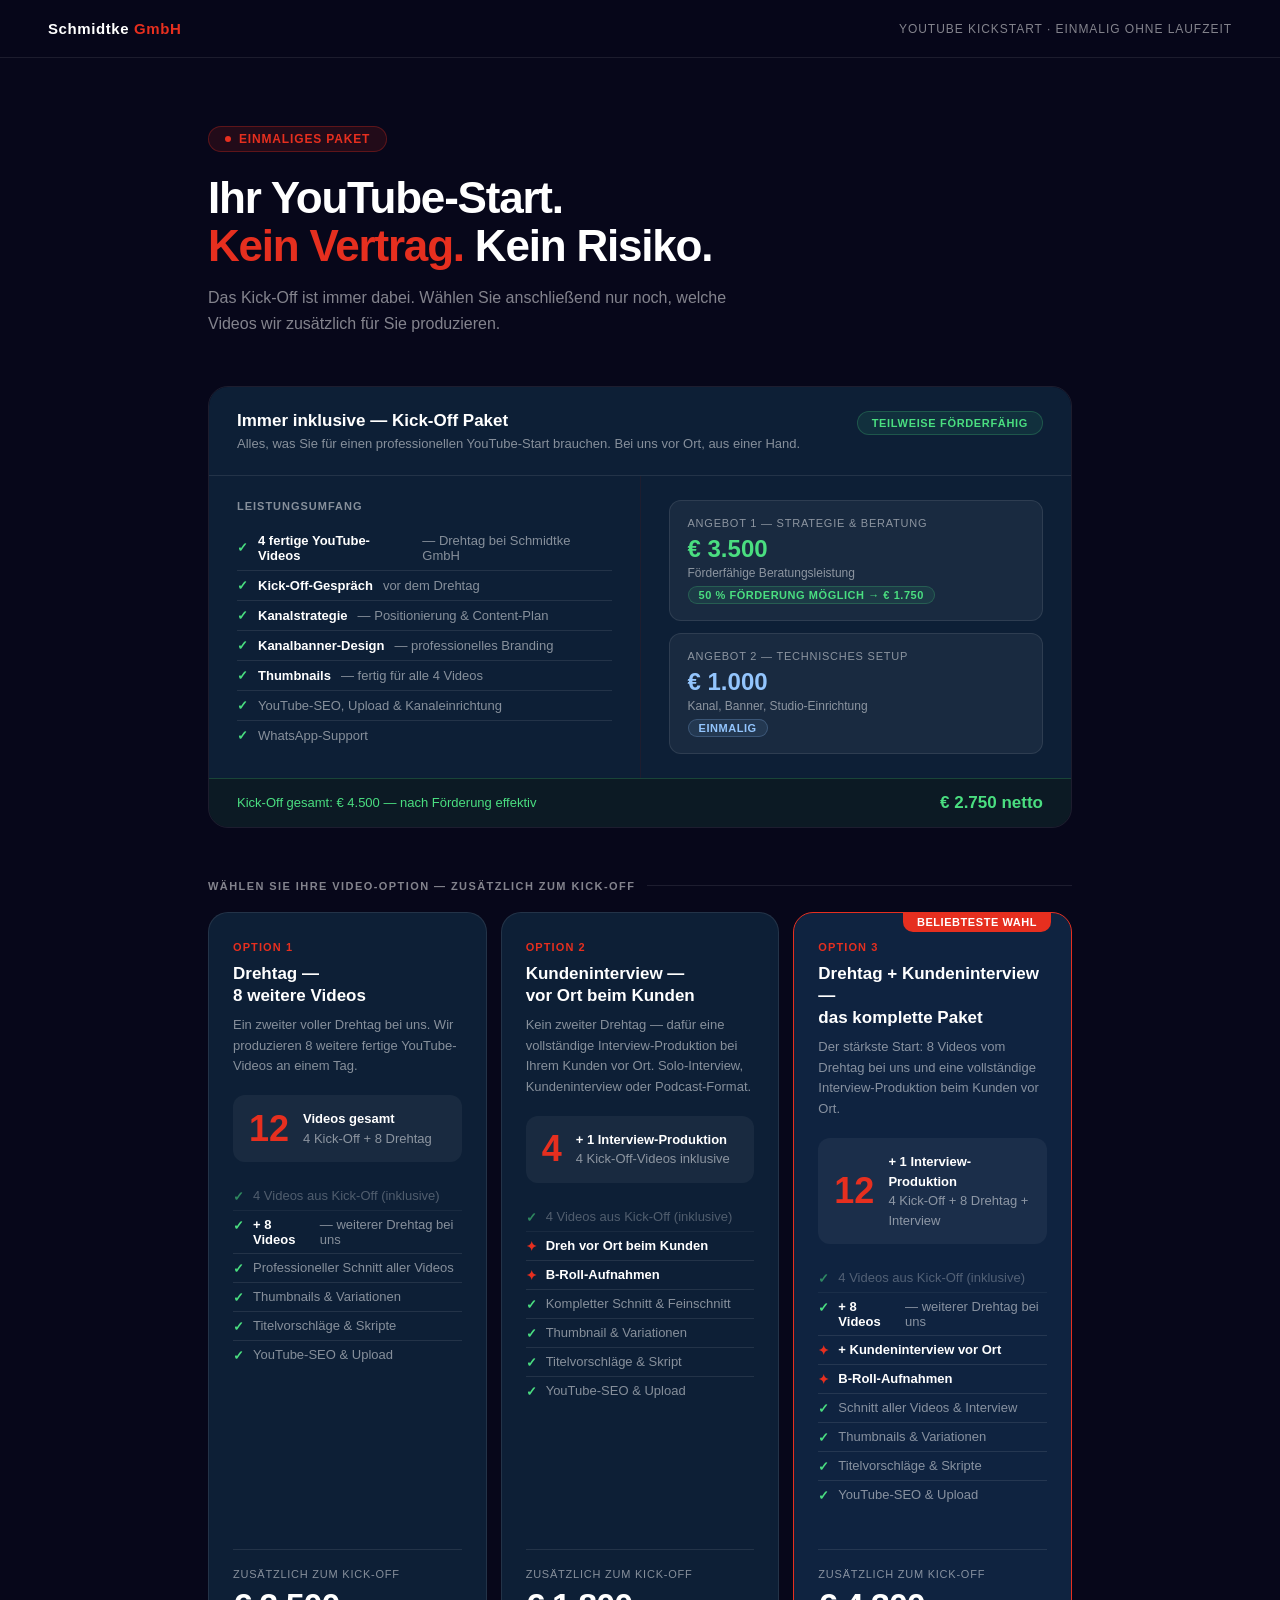
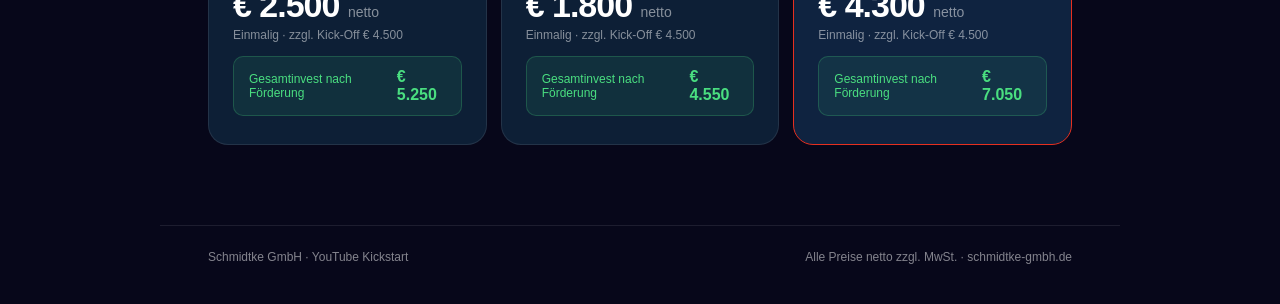
<file: youtube-kickstart-optionen.html>
<!DOCTYPE html>
<html lang="de">
<head>
<meta charset="UTF-8">
<meta name="viewport" content="width=device-width, initial-scale=1.0">
<title>YouTube Kickstart — Schmidtke GmbH</title>
<style>
@font-face {
  font-family: 'SK Modernist';
  src: url('https://aosparadox.github.io/fonts/sk-modernist-bold-webfont.woff') format('woff');
  font-weight: bold;
}
@font-face {
  font-family: 'SK Modernist';
  src: url('https://aosparadox.github.io/fonts/sk-modernist-regular-webfont.woff') format('woff');
  font-weight: normal;
}
:root {
  --dark:     #07071A;
  --navy:     #07162A;
  --navy2:    #0D1F36;
  --card:     #0F2340;
  --border:   rgba(255,255,255,0.09);
  --dim:      rgba(255,255,255,0.05);
  --red:      #E62F1F;
  --red-bg:   rgba(230,47,31,0.12);
  --red-br:   rgba(230,47,31,0.3);
  --green:    #4ade80;
  --green-bg: rgba(74,222,128,0.09);
  --green-br: rgba(74,222,128,0.22);
  --blue:     #93c5fd;
  --blue-bg:  rgba(147,197,253,0.09);
  --blue-br:  rgba(147,197,253,0.22);
  --white:    #FFFFFF;
  --muted:    rgba(255,255,255,0.5);
}
* { margin:0; padding:0; box-sizing:border-box; }
body {
  font-family: 'SK Modernist', -apple-system, sans-serif;
  background: var(--dark); color: var(--white); min-height:100vh;
}

/* Nav */
.nav {
  display:flex; align-items:center; justify-content:space-between;
  padding:20px 48px; border-bottom:1px solid var(--border);
  background:rgba(7,7,26,.92); backdrop-filter:blur(12px);
  position:sticky; top:0; z-index:10;
}
.nav-logo { font-size:15px; font-weight:bold; letter-spacing:.04em; }
.nav-logo span { color:var(--red); }
.nav-tag { font-size:12px; color:var(--muted); letter-spacing:.08em; text-transform:uppercase; }

/* Hero */
.hero { max-width:960px; margin:0 auto; padding:68px 48px 48px; }
.hero-pill {
  display:inline-flex; align-items:center; gap:8px;
  background:var(--red-bg); border:1px solid var(--red-br);
  border-radius:100px; padding:5px 16px; margin-bottom:22px;
  font-size:12px; font-weight:bold; color:var(--red);
  letter-spacing:.07em; text-transform:uppercase;
}
.hero-pill::before { content:''; width:6px; height:6px; border-radius:50%; background:var(--red); }
.hero h1 { font-size:44px; font-weight:bold; line-height:1.1; letter-spacing:-1.2px; margin-bottom:14px; }
.hero h1 em { font-style:normal; color:var(--red); }
.hero p { font-size:16px; color:var(--muted); max-width:540px; line-height:1.65; }

/* ── Kick-Off Block ── */
.wrap { max-width:960px; margin:0 auto; padding:0 48px; }

.kickoff {
  border-radius:20px; overflow:hidden;
  border:1px solid var(--border);
  margin-bottom:52px;
}
.kickoff-head {
  background:var(--navy2);
  padding:24px 28px;
  display:flex; align-items:flex-start; justify-content:space-between; gap:20px;
  border-bottom:1px solid var(--border);
}
.kickoff-head-left h2 { font-size:17px; font-weight:bold; margin-bottom:5px; }
.kickoff-head-left p { font-size:13px; color:var(--muted); }
.kickoff-pill {
  white-space:nowrap; font-size:11px; font-weight:bold;
  padding:5px 14px; border-radius:100px;
  text-transform:uppercase; letter-spacing:.06em;
  background:var(--green-bg); color:var(--green); border:1px solid var(--green-br);
}

/* two-col: includes + pricing */
.kickoff-body { display:grid; grid-template-columns:1fr 1fr; background:var(--border); gap:1px; }
.kickoff-includes { background:var(--navy2); padding:24px 28px; }
.kickoff-includes .ki-label { font-size:11px; font-weight:bold; text-transform:uppercase; letter-spacing:.09em; color:var(--muted); margin-bottom:14px; }
.ki-list { list-style:none; }
.ki-list li {
  font-size:13px; color:var(--muted); padding:7px 0;
  display:flex; gap:10px; align-items:center;
  border-bottom:1px solid var(--border);
}
.ki-list li:last-child { border-bottom:none; }
.ki-list li::before { content:'✓'; color:var(--green); font-weight:bold; flex-shrink:0; }
.ki-list li b { color:var(--white); }

.kickoff-pricing { background:var(--navy2); padding:24px 28px; display:flex; flex-direction:column; gap:12px; }
.kp-row {
  background:var(--dim); border:1px solid var(--border);
  border-radius:12px; padding:16px 18px;
}
.kp-row .kp-label { font-size:11px; color:var(--muted); text-transform:uppercase; letter-spacing:.07em; margin-bottom:6px; }
.kp-row .kp-price { font-size:24px; font-weight:bold; }
.kp-row .kp-price.green { color:var(--green); }
.kp-row .kp-price.blue  { color:var(--blue); }
.kp-row .kp-sub { font-size:12px; color:var(--muted); margin-top:3px; }
.kp-badge {
  display:inline-block; margin-top:6px;
  font-size:11px; font-weight:bold; padding:2px 10px;
  border-radius:100px; text-transform:uppercase; letter-spacing:.05em;
}
.kp-badge.green { background:var(--green-bg); color:var(--green); border:1px solid var(--green-br); }
.kp-badge.blue  { background:var(--blue-bg);  color:var(--blue);  border:1px solid var(--blue-br); }

.kickoff-footer {
  background:var(--green-bg); border-top:1px solid var(--green-br);
  padding:14px 28px;
  display:flex; align-items:center; justify-content:space-between;
}
.kickoff-footer .kf-left { font-size:13px; color:var(--green); }
.kickoff-footer .kf-right { font-size:17px; font-weight:bold; color:var(--green); }

/* ── Section label ── */
.section-wrap { max-width:960px; margin:0 auto; padding:0 48px 80px; }
.section-label {
  font-size:11px; font-weight:bold; text-transform:uppercase;
  letter-spacing:.13em; color:var(--muted); margin-bottom:20px;
  display:flex; align-items:center; gap:12px;
}
.section-label::after { content:''; flex:1; height:1px; background:var(--border); }

/* ── Options ── */
.options { display:grid; grid-template-columns:1fr 1fr 1fr; gap:14px; }

.opt {
  background:var(--navy2); border:1px solid var(--border);
  border-radius:20px; padding:28px 24px;
  display:flex; flex-direction:column; position:relative;
}
.opt.highlight { border-color:var(--red); background:var(--card); }
.opt.highlight::before {
  content:'Beliebteste Wahl';
  position:absolute; top:-1px; right:20px;
  background:var(--red); color:white;
  font-size:11px; font-weight:bold; letter-spacing:.05em;
  padding:4px 14px; border-radius:0 0 10px 10px; text-transform:uppercase;
}

.opt-num { font-size:11px; font-weight:bold; text-transform:uppercase; letter-spacing:.1em; color:var(--red); margin-bottom:10px; }
.opt h3 { font-size:17px; font-weight:bold; line-height:1.3; margin-bottom:8px; }
.opt-desc { font-size:13px; color:var(--muted); line-height:1.6; margin-bottom:18px; }

/* video count */
.opt-vcount {
  display:flex; align-items:center; gap:14px;
  background:var(--dim); border-radius:12px; padding:14px 16px; margin-bottom:20px;
}
.vc-big { font-size:36px; font-weight:bold; color:var(--red); line-height:1; }
.vc-text { font-size:13px; color:var(--muted); line-height:1.5; }
.vc-text b { color:var(--white); display:block; }

/* includes */
.opt-list { list-style:none; flex:1; margin-bottom:22px; }
.opt-list li {
  font-size:13px; color:var(--muted); padding:6px 0;
  display:flex; gap:9px; align-items:flex-start;
  border-bottom:1px solid var(--border);
}
.opt-list li:last-child { border-bottom:none; }
.opt-list li::before { content:'✓'; color:var(--green); font-weight:bold; flex-shrink:0; margin-top:1px; }
.opt-list li.highlight-item::before { content:'✦'; color:var(--red); }
.opt-list li b { color:var(--white); }
.opt-list .muted-item { opacity:.55; }

/* price */
.opt-hr { height:1px; background:var(--border); margin:18px 0; }
.opt-add-label { font-size:11px; color:var(--muted); text-transform:uppercase; letter-spacing:.07em; margin-bottom:6px; }
.opt-price { font-size:34px; font-weight:bold; letter-spacing:-1px; margin-bottom:3px; }
.opt-price small { font-size:14px; font-weight:normal; color:var(--muted); letter-spacing:0; }
.opt-note { font-size:12px; color:var(--muted); margin-bottom:14px; }
.opt-total {
  background:var(--green-bg); border:1px solid var(--green-br);
  border-radius:10px; padding:11px 15px;
  display:flex; justify-content:space-between; align-items:center;
}
.opt-total .tl { font-size:12px; color:var(--green); }
.opt-total .tv { font-size:16px; font-weight:bold; color:var(--green); }

/* footer */
.foot {
  max-width:960px; margin:0 auto; padding:24px 48px 40px;
  border-top:1px solid var(--border);
  display:flex; justify-content:space-between; font-size:12px; color:var(--muted);
}

@media (max-width:820px) {
  .nav,.hero,.wrap,.section-wrap { padding-left:20px; padding-right:20px; }
  .hero h1 { font-size:32px; }
  .kickoff-body { grid-template-columns:1fr; }
  .options { grid-template-columns:1fr; }
  .foot { flex-direction:column; gap:6px; text-align:center; }
}
</style>
</head>
<body>

<nav class="nav">
  <div class="nav-logo">Schmidtke <span>GmbH</span></div>
  <div class="nav-tag">YouTube Kickstart · Einmalig ohne Laufzeit</div>
</nav>

<div class="hero">
  <div class="hero-pill">Einmaliges Paket</div>
  <h1>Ihr YouTube-Start.<br><em>Kein Vertrag.</em> Kein Risiko.</h1>
  <p>Das Kick-Off ist immer dabei. Wählen Sie anschließend nur noch, welche Videos wir zusätzlich für Sie produzieren.</p>
</div>

<!-- Kick-Off (immer inklusive) -->
<div class="wrap">
  <div class="kickoff">
    <div class="kickoff-head">
      <div class="kickoff-head-left">
        <h2>Immer inklusive — Kick-Off Paket</h2>
        <p>Alles, was Sie für einen professionellen YouTube-Start brauchen. Bei uns vor Ort, aus einer Hand.</p>
      </div>
      <span class="kickoff-pill">Teilweise förderfähig</span>
    </div>

    <div class="kickoff-body">
      <div class="kickoff-includes">
        <div class="ki-label">Leistungsumfang</div>
        <ul class="ki-list">
          <li><b>4 fertige YouTube-Videos</b> — Drehtag bei Schmidtke GmbH</li>
          <li><b>Kick-Off-Gespräch</b> vor dem Drehtag</li>
          <li><b>Kanalstrategie</b> — Positionierung &amp; Content-Plan</li>
          <li><b>Kanalbanner-Design</b> — professionelles Branding</li>
          <li><b>Thumbnails</b> — fertig für alle 4 Videos</li>
          <li>YouTube-SEO, Upload &amp; Kanaleinrichtung</li>
          <li>WhatsApp-Support</li>
        </ul>
      </div>
      <div class="kickoff-pricing">
        <div class="kp-row">
          <div class="kp-label">Angebot 1 — Strategie &amp; Beratung</div>
          <div class="kp-price green">€ 3.500</div>
          <div class="kp-sub">Förderfähige Beratungsleistung</div>
          <span class="kp-badge green">50 % Förderung möglich → € 1.750</span>
        </div>
        <div class="kp-row">
          <div class="kp-label">Angebot 2 — Technisches Setup</div>
          <div class="kp-price blue">€ 1.000</div>
          <div class="kp-sub">Kanal, Banner, Studio-Einrichtung</div>
          <span class="kp-badge blue">Einmalig</span>
        </div>
      </div>
    </div>

    <div class="kickoff-footer">
      <span class="kf-left">Kick-Off gesamt: € 4.500 — nach Förderung effektiv</span>
      <span class="kf-right">€ 2.750 netto</span>
    </div>
  </div>
</div>

<!-- Die drei Optionen -->
<div class="section-wrap">
  <div class="section-label">Wählen Sie Ihre Video-Option — zusätzlich zum Kick-Off</div>

  <div class="options">

    <!-- Option 1: Nur Drehtag -->
    <div class="opt">
      <div class="opt-num">Option 1</div>
      <h3>Drehtag —<br>8 weitere Videos</h3>
      <p class="opt-desc">Ein zweiter voller Drehtag bei uns. Wir produzieren 8 weitere fertige YouTube-Videos an einem Tag.</p>
      <div class="opt-vcount">
        <div class="vc-big">12</div>
        <div class="vc-text"><b>Videos gesamt</b>4 Kick-Off + 8 Drehtag</div>
      </div>
      <ul class="opt-list">
        <li class="muted-item">4 Videos aus Kick-Off (inklusive)</li>
        <li><b>+ 8 Videos</b> — weiterer Drehtag bei uns</li>
        <li>Professioneller Schnitt aller Videos</li>
        <li>Thumbnails &amp; Variationen</li>
        <li>Titelvorschläge &amp; Skripte</li>
        <li>YouTube-SEO &amp; Upload</li>
      </ul>
      <div>
        <div class="opt-hr"></div>
        <div class="opt-add-label">Zusätzlich zum Kick-Off</div>
        <div class="opt-price">€ 2.500 <small>netto</small></div>
        <div class="opt-note">Einmalig · zzgl. Kick-Off € 4.500</div>
        <div class="opt-total">
          <span class="tl">Gesamtinvest nach Förderung</span>
          <span class="tv">€ 5.250</span>
        </div>
      </div>
    </div>

    <!-- Option 2: Nur Kundeninterview -->
    <div class="opt">
      <div class="opt-num">Option 2</div>
      <h3>Kundeninterview —<br>vor Ort beim Kunden</h3>
      <p class="opt-desc">Kein zweiter Drehtag — dafür eine vollständige Interview-Produktion bei Ihrem Kunden vor Ort. Solo-Interview, Kundeninterview oder Podcast-Format.</p>
      <div class="opt-vcount">
        <div class="vc-big">4</div>
        <div class="vc-text"><b>+ 1 Interview-Produktion</b>4 Kick-Off-Videos inklusive</div>
      </div>
      <ul class="opt-list">
        <li class="muted-item">4 Videos aus Kick-Off (inklusive)</li>
        <li class="highlight-item"><b>Dreh vor Ort beim Kunden</b></li>
        <li class="highlight-item"><b>B-Roll-Aufnahmen</b></li>
        <li>Kompletter Schnitt &amp; Feinschnitt</li>
        <li>Thumbnail &amp; Variationen</li>
        <li>Titelvorschläge &amp; Skript</li>
        <li>YouTube-SEO &amp; Upload</li>
      </ul>
      <div>
        <div class="opt-hr"></div>
        <div class="opt-add-label">Zusätzlich zum Kick-Off</div>
        <div class="opt-price">€ 1.800 <small>netto</small></div>
        <div class="opt-note">Einmalig · zzgl. Kick-Off € 4.500</div>
        <div class="opt-total">
          <span class="tl">Gesamtinvest nach Förderung</span>
          <span class="tv">€ 4.550</span>
        </div>
      </div>
    </div>

    <!-- Option 3: Drehtag + Kundeninterview -->
    <div class="opt highlight">
      <div class="opt-num">Option 3</div>
      <h3>Drehtag + Kundeninterview —<br>das komplette Paket</h3>
      <p class="opt-desc">Der stärkste Start: 8 Videos vom Drehtag bei uns und eine vollständige Interview-Produktion beim Kunden vor Ort.</p>
      <div class="opt-vcount">
        <div class="vc-big">12</div>
        <div class="vc-text"><b>+ 1 Interview-Produktion</b>4 Kick-Off + 8 Drehtag + Interview</div>
      </div>
      <ul class="opt-list">
        <li class="muted-item">4 Videos aus Kick-Off (inklusive)</li>
        <li><b>+ 8 Videos</b> — weiterer Drehtag bei uns</li>
        <li class="highlight-item"><b>+ Kundeninterview vor Ort</b></li>
        <li class="highlight-item"><b>B-Roll-Aufnahmen</b></li>
        <li>Schnitt aller Videos &amp; Interview</li>
        <li>Thumbnails &amp; Variationen</li>
        <li>Titelvorschläge &amp; Skripte</li>
        <li>YouTube-SEO &amp; Upload</li>
      </ul>
      <div>
        <div class="opt-hr"></div>
        <div class="opt-add-label">Zusätzlich zum Kick-Off</div>
        <div class="opt-price">€ 4.300 <small>netto</small></div>
        <div class="opt-note">Einmalig · zzgl. Kick-Off € 4.500</div>
        <div class="opt-total">
          <span class="tl">Gesamtinvest nach Förderung</span>
          <span class="tv">€ 7.050</span>
        </div>
      </div>
    </div>

  </div>
</div>

<footer class="foot">
  <div>Schmidtke GmbH · YouTube Kickstart</div>
  <div>Alle Preise netto zzgl. MwSt. · schmidtke-gmbh.de</div>
</footer>

</body>
</html>
</file>
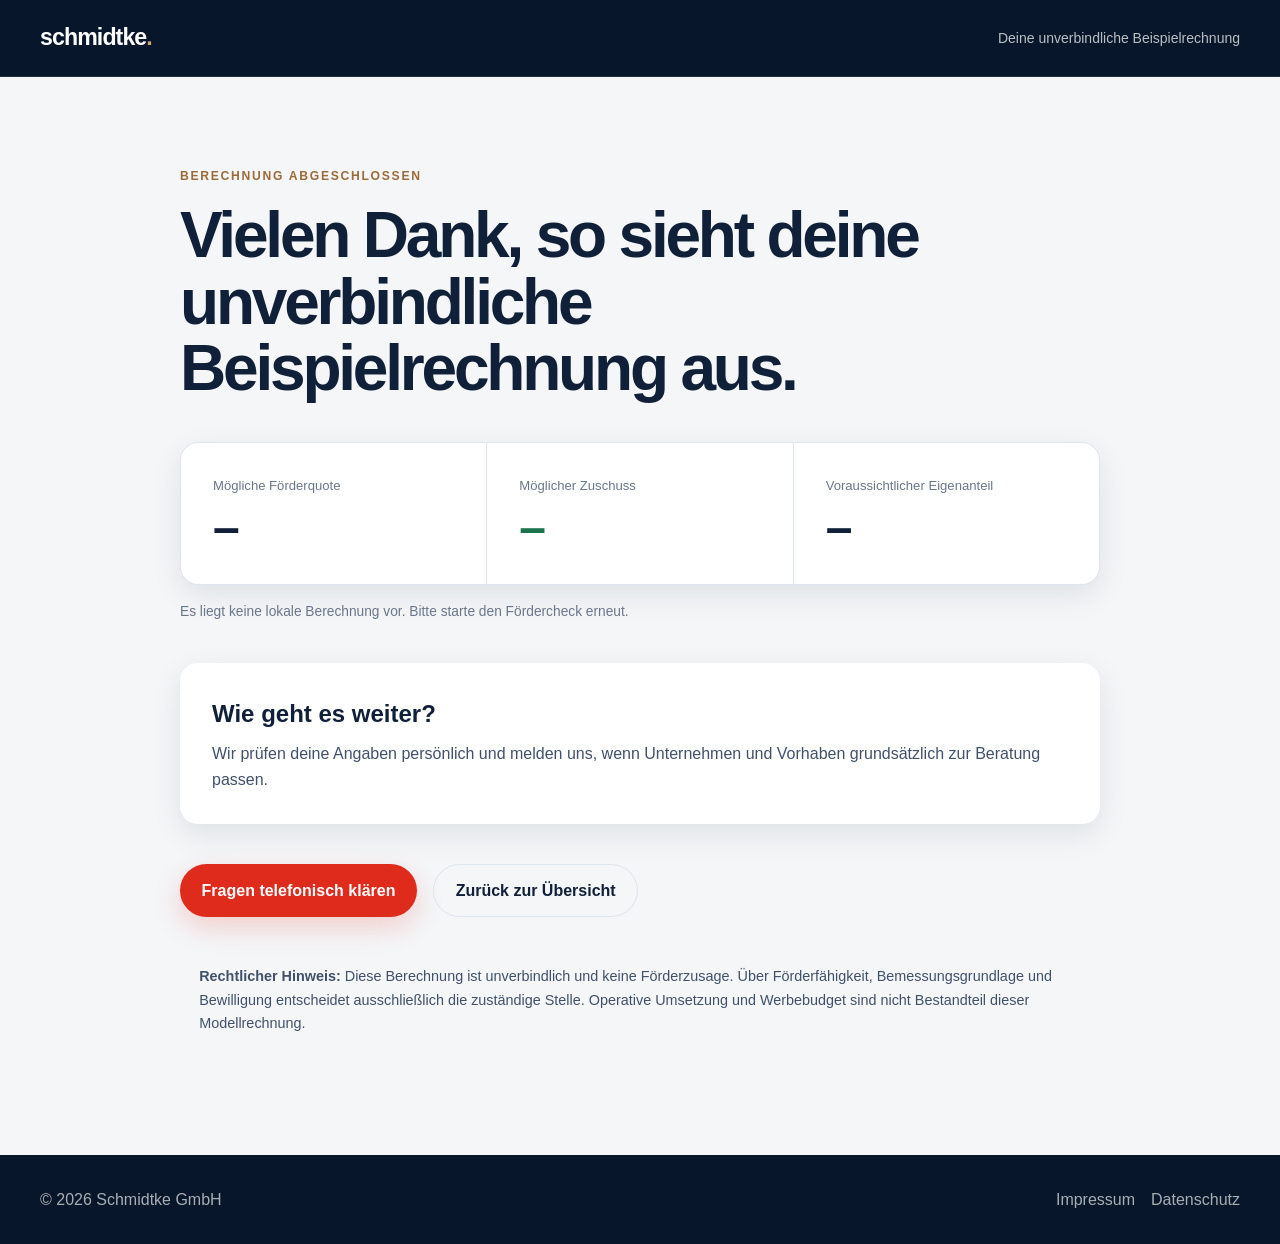
<file: bafa/bafa-ergebnis.html>
<!doctype html>
<html lang="de">
<head>
  <meta charset="utf-8"><meta name="viewport" content="width=device-width,initial-scale=1">
  <title>Deine Förderberechnung | Schmidtke GmbH</title>
  <meta name="robots" content="noindex,nofollow"><link rel="icon" href="favicon.svg" type="image/svg+xml"><link rel="stylesheet" href="bafa.css">
</head>
<body class="result-page">
  <a class="skip-link" href="#main">Zum Inhalt springen</a>
  <header class="site-header"><div class="container site-header__inner"><a class="brand" href="index.html">schmidtke<span>.</span></a><p class="header-trust">Deine unverbindliche Beispielrechnung</p></div></header>
  <main id="main" class="result-main">
    <div class="result-shell">
      <p class="eyebrow">Berechnung abgeschlossen</p>
      <h1><span id="resultName">Vielen Dank</span>, so sieht deine unverbindliche Beispielrechnung aus.</h1>
      <div class="result-summary">
        <div><span>Mögliche Förderquote</span><strong id="resultRate">–</strong></div>
        <div class="result-summary__primary"><span>Möglicher Zuschuss</span><strong id="resultGrant">–</strong></div>
        <div><span>Voraussichtlicher Eigenanteil</span><strong id="resultOwn">–</strong></div>
      </div>
      <p id="resultBasis" class="result-basis">Die Berechnung wird geladen.</p>
      <div id="fitMessage" class="fit-message"><h2>Wie geht es weiter?</h2><p>Wir prüfen deine Angaben persönlich und melden uns, wenn Unternehmen und Vorhaben grundsätzlich zur Beratung passen.</p></div>
      <div class="result-actions"><a class="button" href="tel:+497411748934" data-track="phone_click">Fragen telefonisch klären</a><a class="button button--ghost" href="index.html">Zurück zur Übersicht</a></div>
      <p class="notice"><strong>Rechtlicher Hinweis:</strong> Diese Berechnung ist unverbindlich und keine Förderzusage. Über Förderfähigkeit, Bemessungsgrundlage und Bewilligung entscheidet ausschließlich die zuständige Stelle. Operative Umsetzung und Werbebudget sind nicht Bestandteil dieser Modellrechnung.</p>
    </div>
  </main>
  <footer class="site-footer"><div class="container site-footer__inner"><p>© 2026 Schmidtke GmbH</p><nav><a href="impressum.html">Impressum</a><a href="datenschutz.html">Datenschutz</a></nav></div></footer>
  <script src="bafa.js" defer></script>
</body>
</html>
</file>
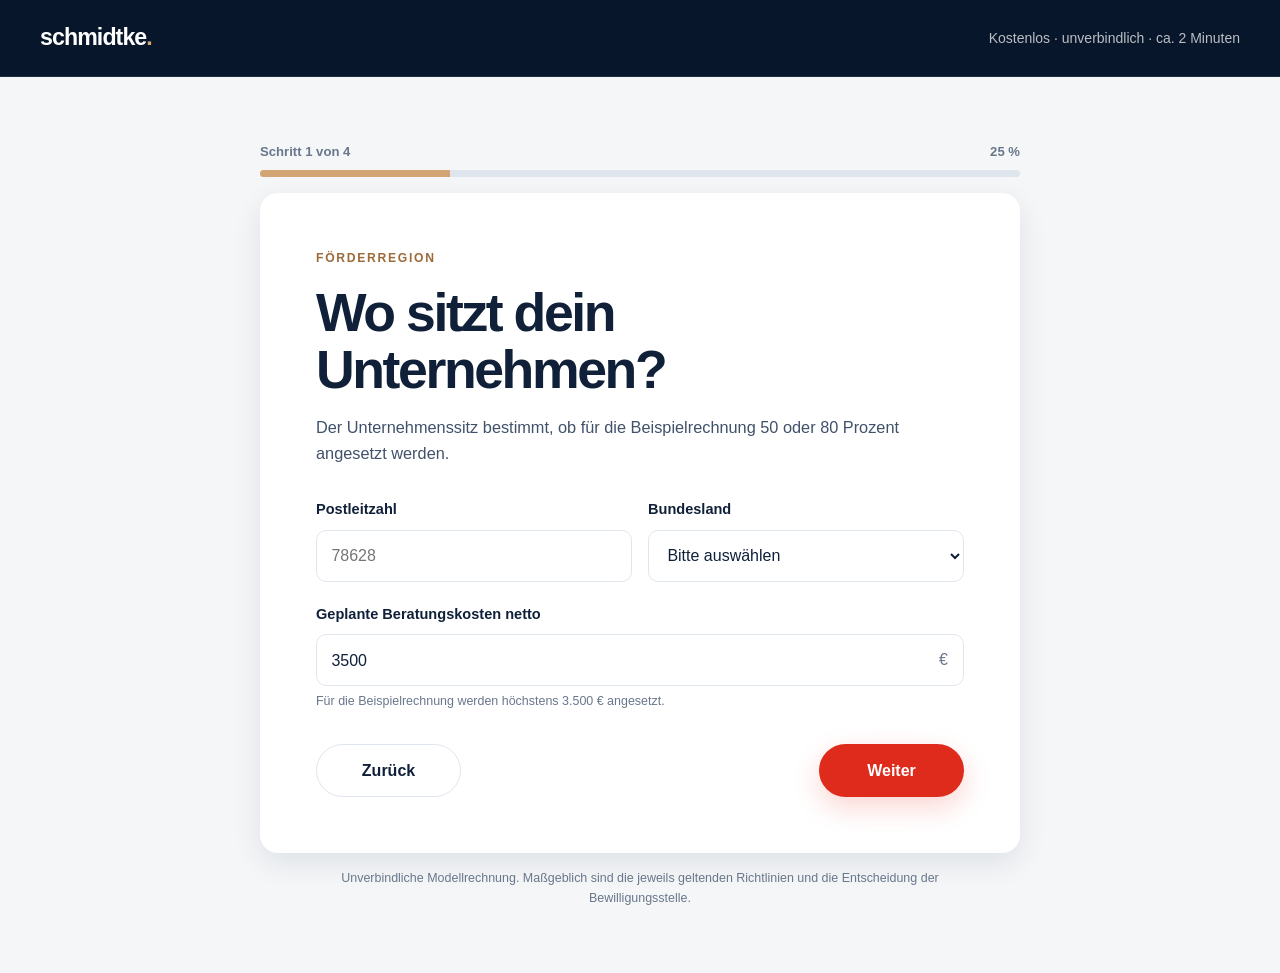
<file: bafa/bafa-rechner.html>
<!doctype html>
<html lang="de">
<head>
  <meta charset="utf-8">
  <meta name="viewport" content="width=device-width,initial-scale=1">
  <title>Förderhöhe berechnen | Schmidtke GmbH</title>
  <meta name="description" content="Unverbindliche Berechnung eines möglichen staatlichen Beratungszuschusses.">
  <meta name="robots" content="noindex,nofollow">
  <link rel="icon" href="favicon.svg" type="image/svg+xml">
  <link rel="stylesheet" href="bafa.css">
</head>
<body class="funnel-page">
  <a class="skip-link" href="#main">Zum Inhalt springen</a>
  <header class="site-header">
    <div class="container site-header__inner">
      <a class="brand" href="index.html" aria-label="Zurück zur Landingpage">schmidtke<span>.</span></a>
      <p class="header-trust">Kostenlos · unverbindlich · ca. 2 Minuten</p>
    </div>
  </header>
  <main id="main" class="funnel">
    <div class="funnel__shell">
      <div class="progress" aria-label="Fortschritt">
        <div class="progress__meta"><span id="progressText">Schritt 1 von 4</span><span id="progressPercent">25 %</span></div>
        <div class="progress__track"><span id="progressBar"></span></div>
      </div>

      <form id="fundingForm" class="calculator" name="foerdercheck-content-marketing" method="POST" action="bafa-ergebnis.html" data-netlify="true" netlify-honeypot="bot-field" novalidate>
        <p class="honeypot" aria-hidden="true"><label>Nicht ausfüllen <input name="bot-field" tabindex="-1" autocomplete="off"></label></p>
        <input type="hidden" name="form-name" value="foerdercheck-content-marketing">
        <input type="hidden" name="foerderquote" id="foerderquote">
        <input type="hidden" name="foerderbetrag" id="foerderbetrag">
        <input type="hidden" name="eigenanteil" id="eigenanteil">
        <input type="hidden" name="lead_klasse" id="lead_klasse">
        <input type="hidden" name="utm_source" id="utm_source">
        <input type="hidden" name="utm_medium" id="utm_medium">
        <input type="hidden" name="utm_campaign" id="utm_campaign">
        <input type="hidden" name="utm_content" id="utm_content">
        <input type="hidden" name="utm_term" id="utm_term">
        <input type="hidden" name="gclid" id="gclid">
        <input type="hidden" name="landing_page" id="landing_page">
        <input type="hidden" name="referrer" id="referrer">

        <section class="form-step is-active" data-step="1" aria-labelledby="step1-title">
          <p class="eyebrow">Förderregion</p>
          <h1 id="step1-title">Wo sitzt dein Unternehmen?</h1>
          <p class="form-step__intro">Der Unternehmenssitz bestimmt, ob für die Beispielrechnung 50 oder 80 Prozent angesetzt werden.</p>
          <div class="field-grid field-grid--two">
            <div class="field"><label for="plz">Postleitzahl</label><input id="plz" name="plz" inputmode="numeric" autocomplete="postal-code" pattern="[0-9]{5}" maxlength="5" placeholder="78628" required><p class="field__error">Bitte gib eine fünfstellige PLZ ein.</p></div>
            <div class="field"><label for="bundesland">Bundesland</label><select id="bundesland" name="bundesland" required><option value="">Bitte auswählen</option><option>Baden-Württemberg</option><option>Bayern</option><option>Berlin</option><option>Brandenburg</option><option>Bremen</option><option>Hamburg</option><option>Hessen</option><option>Mecklenburg-Vorpommern</option><option>Niedersachsen</option><option>Nordrhein-Westfalen</option><option>Rheinland-Pfalz</option><option>Saarland</option><option>Sachsen</option><option>Sachsen-Anhalt</option><option>Schleswig-Holstein</option><option>Thüringen</option></select><p class="field__error">Bitte wähle das Bundesland aus.</p></div>
          </div>
          <div class="field conditional-region" id="regionField" hidden>
            <label for="sonderregion">Gehört dein Unternehmenssitz zu dieser abweichenden Förderregion?</label>
            <select id="sonderregion" name="sonderregion">
              <option value="">Bitte auswählen</option>
              <option value="lueneburg">Region Lüneburg</option>
              <option value="trier">Region Trier</option>
              <option value="leipzig">Stadt Leipzig, Landkreis Leipzig oder Nordsachsen</option>
              <option value="nein">Nein</option>
            </select>
            <p class="field__hint" id="regionHint">Diese Angabe verhindert eine falsche Förderquote.</p>
            <p class="field__error">Bitte ordne den Sitz ein.</p>
          </div>
          <div class="field"><label for="beratungskosten">Geplante Beratungskosten netto</label><div class="input-suffix"><input id="beratungskosten" name="beratungskosten" type="number" inputmode="decimal" min="500" max="10000" step="100" value="3500" required><span>€</span></div><p class="field__hint">Für die Beispielrechnung werden höchstens 3.500 € angesetzt.</p><p class="field__error">Bitte gib einen Betrag ab 500 € ein.</p></div>
          <div class="form-nav"><a href="index.html" class="button button--ghost">Zurück</a><button class="button" type="button" data-next>Weiter</button></div>
        </section>

        <section class="form-step" data-step="2" aria-labelledby="step2-title" hidden>
          <p class="eyebrow">Unternehmen</p><h2 id="step2-title">Ist dein Betrieb bereit für Wachstum?</h2><p class="form-step__intro">Mit diesen Angaben prüfen wir, ob die Beratung zu deiner aktuellen Unternehmenssituation passt.</p>
          <fieldset class="field"><legend>Wie viele Mitarbeitende arbeiten im Unternehmen?</legend><div class="choice-grid"><label class="choice"><input type="radio" name="mitarbeiter" value="0-1" required><span>0–1</span></label><label class="choice"><input type="radio" name="mitarbeiter" value="2-5"><span>2–5</span></label><label class="choice"><input type="radio" name="mitarbeiter" value="6-20"><span>6–20</span></label><label class="choice"><input type="radio" name="mitarbeiter" value="21+"><span>21+</span></label></div><p class="field__error">Bitte wähle eine Größe aus.</p></fieldset>
          <fieldset class="field"><legend>Gibt es ein erprobtes Angebot mit zahlenden Kunden?</legend><div class="choice-grid choice-grid--two"><label class="choice"><input type="radio" name="angebot_validiert" value="ja" required><span>Ja, regelmäßig</span></label><label class="choice"><input type="radio" name="angebot_validiert" value="nein"><span>Noch nicht</span></label></div><p class="field__error">Bitte wähle eine Antwort aus.</p></fieldset>
          <div class="field"><label for="unternehmensalter">Seit wann besteht das Unternehmen?</label><select id="unternehmensalter" name="unternehmensalter" required><option value="">Bitte auswählen</option><option value="unter-1">Unter 1 Jahr</option><option value="1-2">1–2 Jahre</option><option value="3-5">3–5 Jahre</option><option value="6+">Mehr als 5 Jahre</option></select><p class="field__error">Bitte wähle eine Antwort aus.</p></div>
          <div class="form-nav"><button class="button button--ghost" type="button" data-back>Zurück</button><button class="button" type="button" data-next>Weiter</button></div>
        </section>

        <section class="form-step" data-step="3" aria-labelledby="step3-title" hidden>
          <p class="eyebrow">Vorhaben</p><h2 id="step3-title">Was soll Marketing für dich lösen?</h2><p class="form-step__intro">Deine Antworten entscheiden nicht über eine Förderung, helfen uns aber bei der fachlichen Eignung.</p>
          <div class="field"><label for="beratungsziel">Wichtigstes Beratungsziel</label><select id="beratungsziel" name="beratungsziel" required><option value="">Bitte auswählen</option><option value="mehr-anfragen">Mehr qualifizierte Kundenanfragen</option><option value="arbeitgebermarke">Mitarbeitende gewinnen</option><option value="sichtbarkeit">Reichweite und Markenbekanntheit</option><option value="vertrieb">Marketing und Vertrieb strukturieren</option><option value="prozesse">Content-Prozesse im Team aufbauen</option><option value="sonstiges">Anderes Ziel</option></select><p class="field__error">Bitte wähle ein Ziel aus.</p></div>
          <div class="field"><label for="marketingbudget">Monatliches Budget für Marketing und Umsetzung</label><select id="marketingbudget" name="marketingbudget" required><option value="">Bitte auswählen</option><option value="unter-500">Unter 500 €</option><option value="500-1500">500–1.500 €</option><option value="1500-3000">1.500–3.000 €</option><option value="3000-5000">3.000–5.000 €</option><option value="5000+">Über 5.000 €</option></select><p class="field__error">Bitte wähle ein Budget aus.</p></div>
          <fieldset class="field"><legend>Wann möchtest du starten?</legend><div class="choice-grid"><label class="choice"><input type="radio" name="startzeitraum" value="sofort" required><span>Sofort</span></label><label class="choice"><input type="radio" name="startzeitraum" value="1-3"><span>1–3 Monate</span></label><label class="choice"><input type="radio" name="startzeitraum" value="3-6"><span>3–6 Monate</span></label><label class="choice"><input type="radio" name="startzeitraum" value="spaeter"><span>Später</span></label></div><p class="field__error">Bitte wähle einen Zeitraum aus.</p></fieldset>
          <div class="form-nav"><button class="button button--ghost" type="button" data-back>Zurück</button><button class="button" type="button" data-next>Ergebnis vorbereiten</button></div>
        </section>

        <section class="form-step" data-step="4" aria-labelledby="step4-title" hidden>
          <p class="eyebrow">Deine Berechnung ist bereit</p><h2 id="step4-title">Jetzt persönliche Beispielrechnung anzeigen</h2><p class="form-step__intro">Gib deine Kontaktdaten ein. Direkt danach siehst du den möglichen Zuschuss und deinen voraussichtlichen Eigenanteil. Wenn dein Vorhaben grundsätzlich passt, melden wir uns persönlich.</p>
          <div class="locked-result" aria-hidden="true"><span>Möglicher Zuschuss</span><strong id="lockedAmount">•.••• €</strong><div></div><small>Ergebnis nach Kontaktangabe sichtbar</small></div>
          <div class="field-grid field-grid--two"><div class="field"><label for="vorname">Vorname</label><input id="vorname" name="vorname" autocomplete="given-name" required><p class="field__error">Bitte gib deinen Vornamen ein.</p></div><div class="field"><label for="nachname">Nachname</label><input id="nachname" name="nachname" autocomplete="family-name" required><p class="field__error">Bitte gib deinen Nachnamen ein.</p></div></div>
          <div class="field"><label for="unternehmen">Unternehmen</label><input id="unternehmen" name="unternehmen" autocomplete="organization" required><p class="field__error">Bitte gib dein Unternehmen ein.</p></div>
          <div class="field-grid field-grid--two"><div class="field"><label for="email">Geschäftliche E-Mail</label><input id="email" name="email" type="email" inputmode="email" autocomplete="email" required><p class="field__error">Bitte gib eine gültige E-Mail-Adresse ein.</p></div><div class="field"><label for="telefon">Telefon</label><input id="telefon" name="telefon" type="tel" inputmode="tel" autocomplete="tel" minlength="7" required><p class="field__error">Bitte gib eine vollständige Telefonnummer ein.</p></div></div>
          <label class="consent"><input type="checkbox" name="datenschutz_bestaetigt" value="ja" required><span>Ich habe die <a href="datenschutz.html" target="_blank" rel="noopener">Datenschutzerklärung</a> gelesen und stimme der Verarbeitung meiner Angaben zur Bearbeitung der Anfrage zu.</span></label><p class="field__error consent-error">Bitte bestätige die Datenschutzerklärung.</p>
          <p class="form-note">Du erhältst eine persönliche Ersteinschätzung – keine automatische Förderzusage.</p>
          <div class="form-nav"><button class="button button--ghost" type="button" data-back>Zurück</button><button class="button" id="submitButton" type="submit">Beispielrechnung anzeigen</button></div>
          <p class="submit-error" id="submitError" role="alert" hidden>Die Anfrage konnte nicht gesendet werden. Bitte versuche es erneut oder kontaktiere uns direkt.</p>
        </section>
      </form>
      <noscript><p class="noscript">Für die direkte Berechnung wird JavaScript benötigt. Das Formular kann dennoch klassisch abgesendet werden; wir senden dir die Einschätzung anschließend persönlich.</p></noscript>
      <p class="funnel__legal">Unverbindliche Modellrechnung. Maßgeblich sind die jeweils geltenden Richtlinien und die Entscheidung der Bewilligungsstelle.</p>
    </div>
  </main>
  <script src="bafa.js" defer></script>
</body>
</html>
</file>
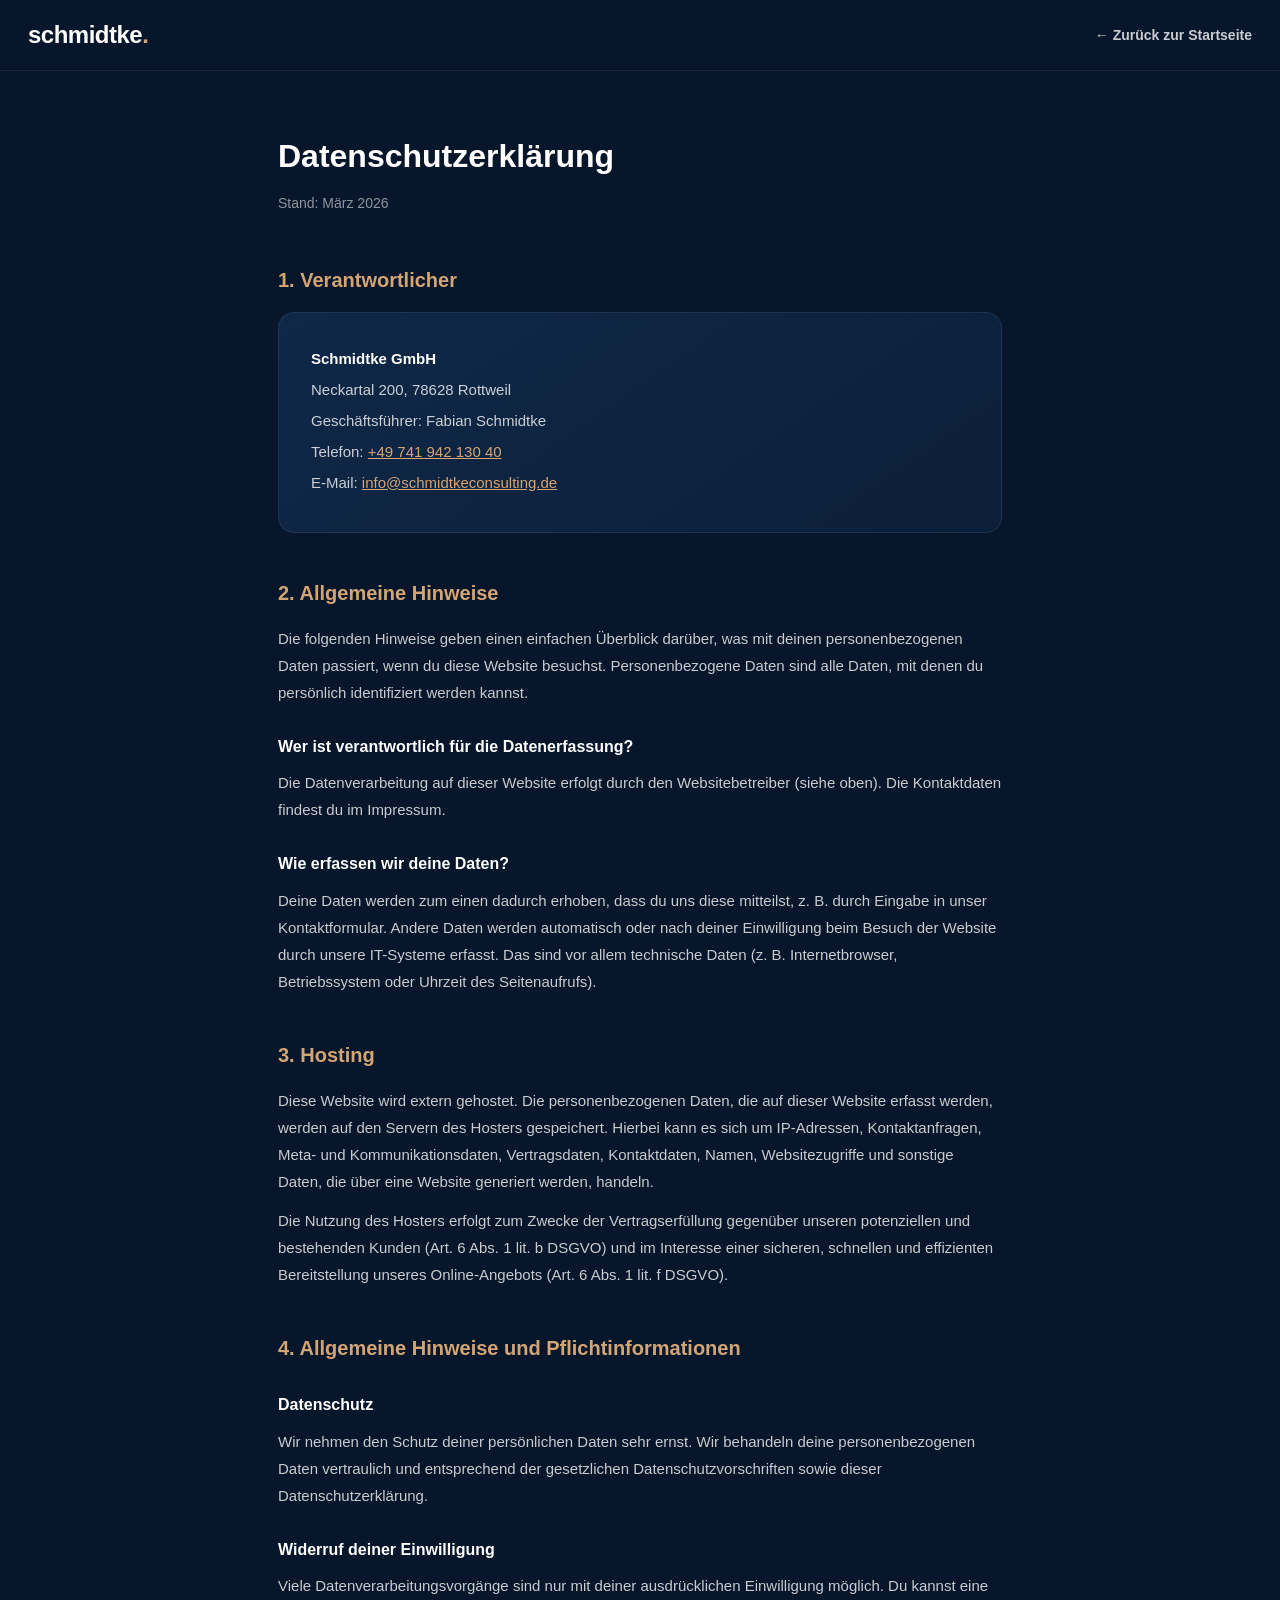
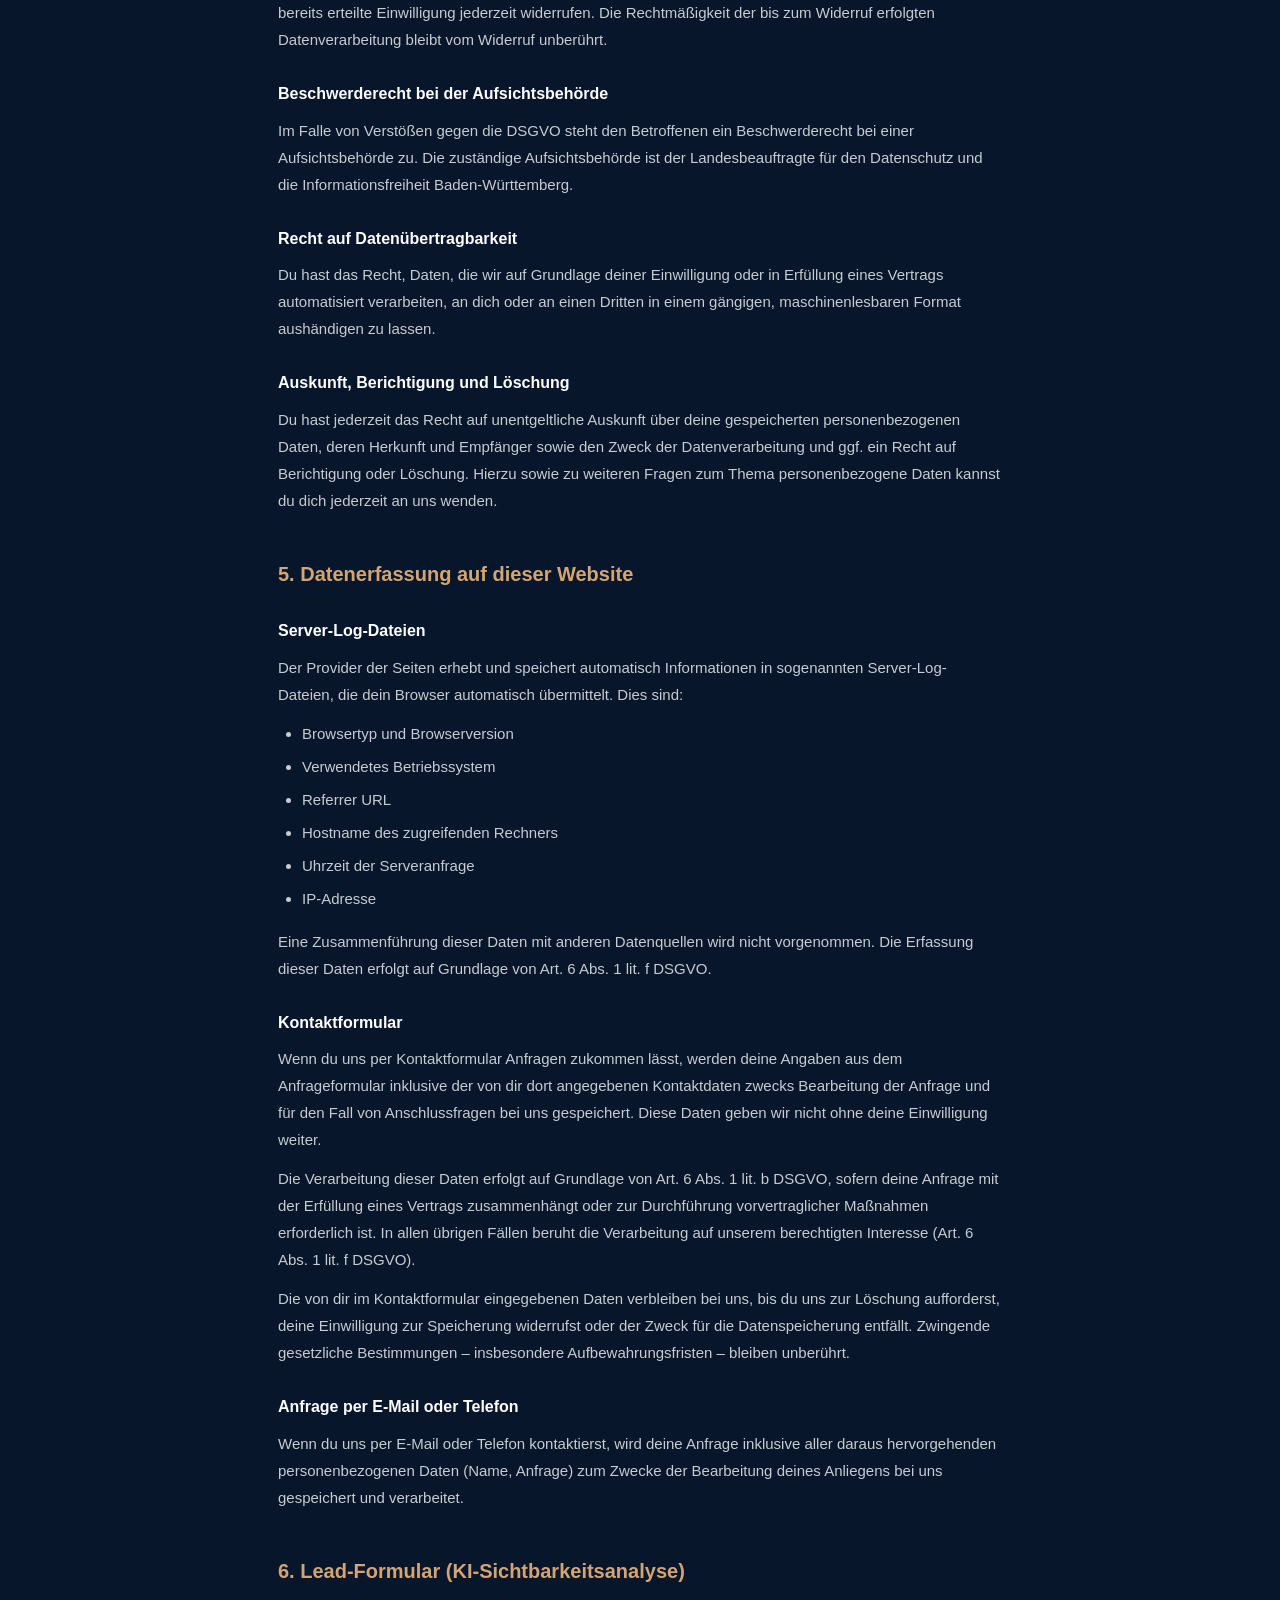
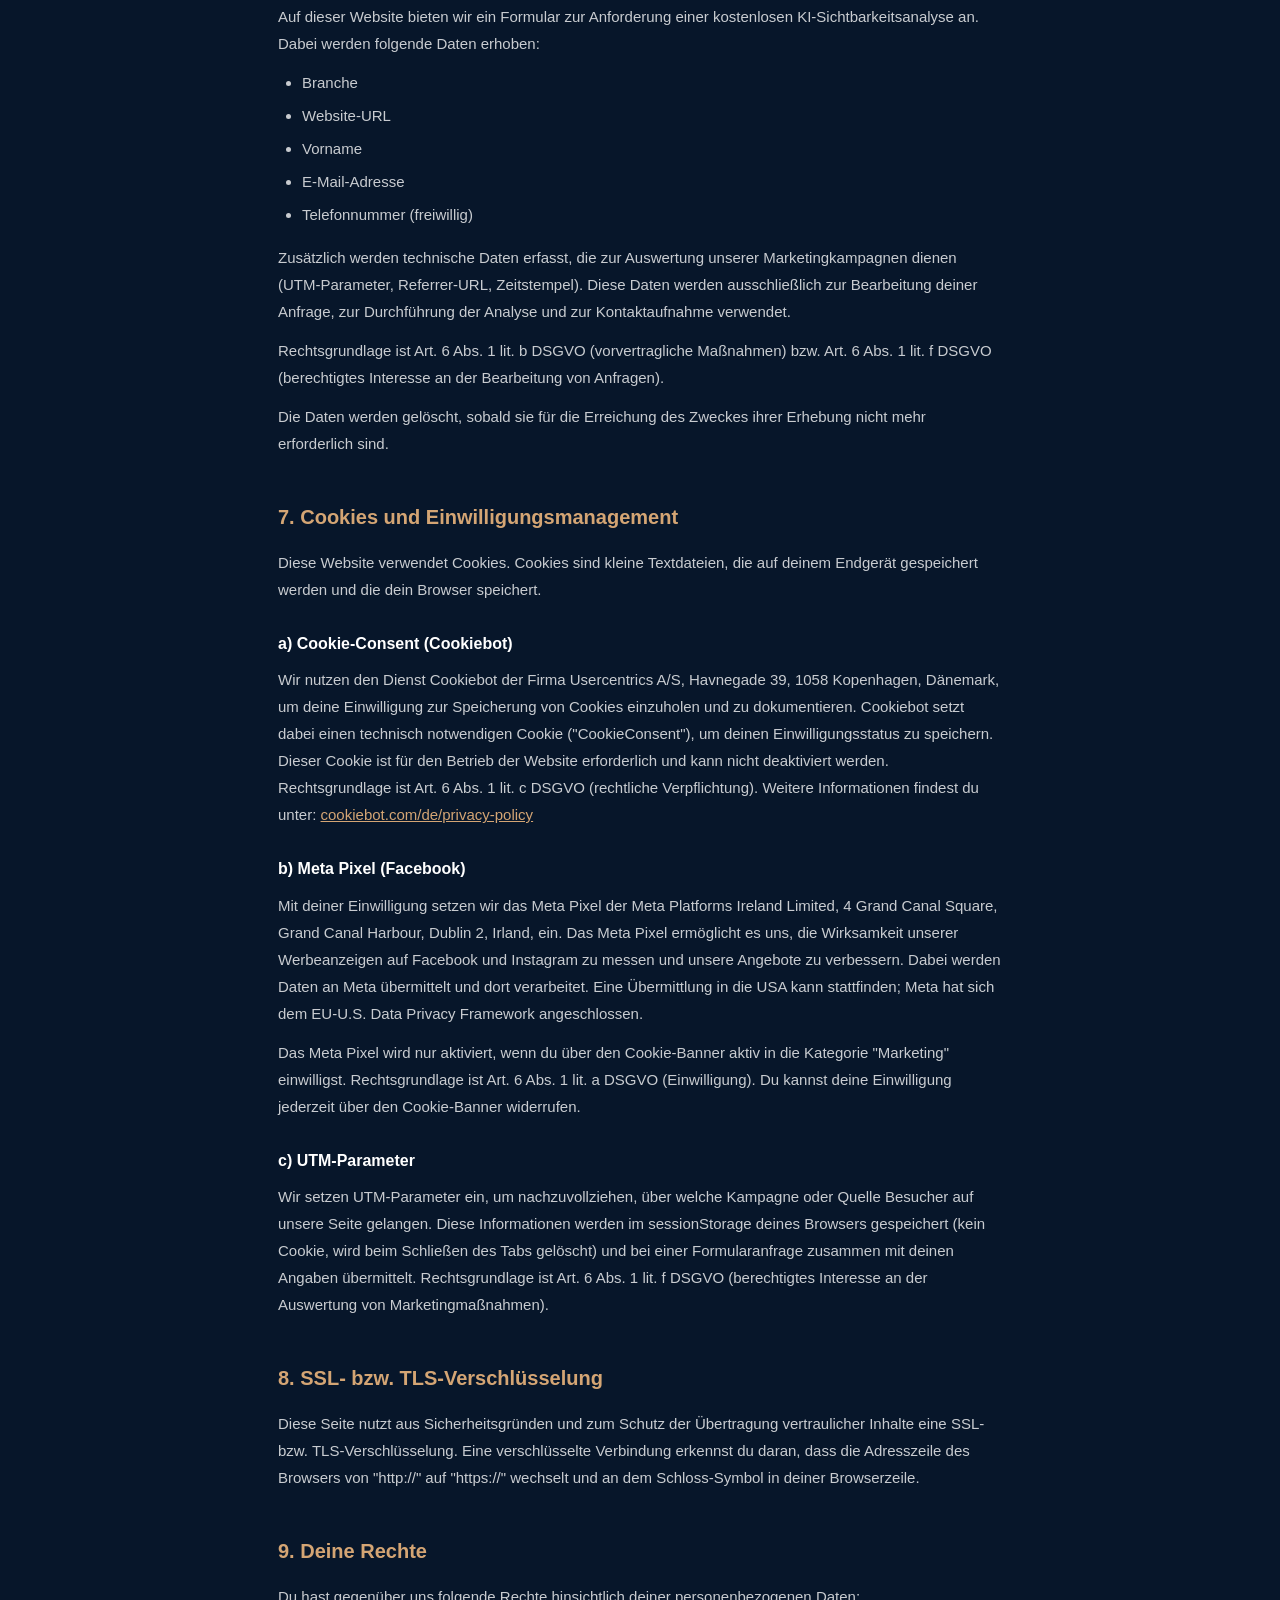
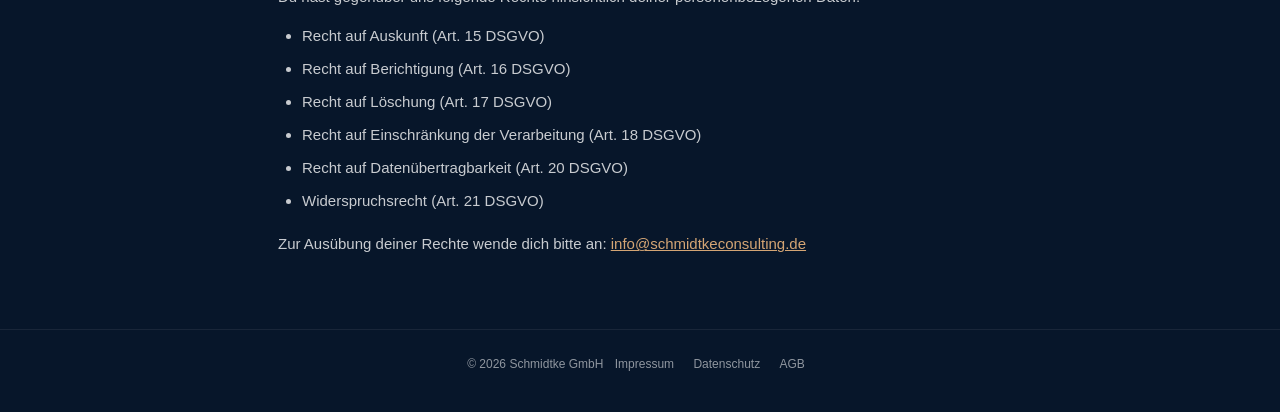
<file: bafa/datenschutz.html>
<!DOCTYPE html>
<html lang="de">
<head>
    <meta charset="UTF-8">
    <meta name="viewport" content="width=device-width, initial-scale=1.0">
    <!-- Favicon -->
    <link rel="icon" href="favicon.ico" sizes="48x48">
    <link rel="icon" href="favicon.svg" type="image/svg+xml">
    <link rel="apple-touch-icon" href="apple-touch-icon.png">
    <title>Datenschutzerklärung | Schmidtke GmbH</title>
    <meta name="robots" content="noindex, nofollow">

    <!-- ═══ Tracking & Cookie-Banner ═══ -->
    <script async src="https://vt.schmidtke-gmbh.de/tracker.js?site-id=VT-AC820796-70835"></script>

    <style>
        @font-face {
            font-family: 'SK Modernist';
            src: url('https://aosparadox.github.io/fonts/sk-modernist-regular-webfont.woff') format('woff');
            font-weight: 400; font-style: normal; font-display: swap;
        }
        @font-face {
            font-family: 'SK Modernist';
            src: url('https://aosparadox.github.io/fonts/sk-modernist-bold-webfont.woff') format('woff');
            font-weight: 700; font-style: normal; font-display: swap;
        }

        :root {
            --navy: #07162A;
            --navy-light: #0c1f3a;
            --navy-card: #0f2847;
            --gold: #D4A574;
            --white: #ffffff;
            --text-primary: #ffffff;
            --text-secondary: rgba(255,255,255,0.78);
            --text-muted: rgba(255,255,255,0.55);
            --border-subtle: rgba(255,255,255,0.07);
        }

        * { margin: 0; padding: 0; box-sizing: border-box; }

        body {
            font-family: 'SK Modernist', -apple-system, BlinkMacSystemFont, sans-serif;
            color: var(--text-primary);
            line-height: 1.6;
            background: var(--navy);
            -webkit-font-smoothing: antialiased;
            min-height: 100vh;
            display: flex;
            flex-direction: column;
            overflow-x: hidden;
        }

        @media (prefers-reduced-motion: reduce) {
            *, *::before, *::after {
                animation-duration: 0.01ms !important;
                transition-duration: 0.01ms !important;
            }
        }

        nav {
            padding: 16px 28px;
            border-bottom: 1px solid var(--border-subtle);
            display: flex;
            justify-content: space-between;
            align-items: center;
        }
        .logo {
            font-size: 24px; font-weight: 800;
            color: var(--white); text-decoration: none; letter-spacing: -0.5px;
        }
        .logo span { color: var(--gold); }
        .nav-back {
            color: var(--text-secondary); text-decoration: none;
            font-size: 14px; font-weight: 600; transition: color 0.2s;
        }
        .nav-back:hover { color: var(--gold); }

        main {
            flex: 1;
            max-width: 780px;
            margin: 0 auto;
            padding: 60px 28px;
            width: 100%;
        }

        h1 {
            font-size: 32px; font-weight: 700;
            margin-bottom: 8px;
        }
        .page-sub {
            color: var(--text-muted);
            font-size: 14px;
            margin-bottom: 48px;
        }
        h2 {
            font-size: 20px; font-weight: 700;
            margin-top: 44px; margin-bottom: 16px;
            color: var(--gold);
        }
        h3 {
            font-size: 16px; font-weight: 700;
            margin-top: 28px; margin-bottom: 10px;
        }
        p, li {
            color: var(--text-secondary);
            font-size: 15px;
            line-height: 1.8;
            margin-bottom: 12px;
        }
        ul {
            padding-left: 24px;
            margin-bottom: 16px;
        }
        li { margin-bottom: 6px; }
        a { color: var(--gold); }

        .legal-card {
            background: linear-gradient(145deg, var(--navy-card), var(--navy-light));
            border: 1px solid var(--border-subtle);
            border-radius: 16px;
            padding: 32px;
            margin-bottom: 20px;
        }
        .legal-card p { margin-bottom: 4px; }
        .legal-card .label {
            font-size: 12px; font-weight: 700;
            color: var(--text-muted); text-transform: uppercase;
            letter-spacing: 1px; margin-top: 16px; margin-bottom: 6px;
        }
        .legal-card .label:first-child { margin-top: 0; }

        footer {
            padding: 24px 28px;
            border-top: 1px solid var(--border-subtle);
            text-align: center;
        }
        footer p { font-size: 12px; color: var(--text-muted); }
        footer a {
            color: var(--text-muted); text-decoration: none;
            margin: 0 8px; transition: color 0.2s;
        }
        footer a:hover { color: var(--gold); }

        /* ═══ MOBILE MENU ═══ */
        .burger {
            display: none; flex-direction: column; justify-content: center;
            gap: 5px; width: 44px; height: 44px; padding: 10px;
            background: none; border: none; cursor: pointer; z-index: 200;
            -webkit-tap-highlight-color: transparent;
        }
        .burger span {
            display: block; width: 22px; height: 2px;
            background: var(--white); border-radius: 2px;
            transition: all 0.3s ease; transform-origin: center;
        }
        .burger.active span:nth-child(1) { transform: rotate(45deg) translate(5px, 5px); }
        .burger.active span:nth-child(2) { opacity: 0; }
        .burger.active span:nth-child(3) { transform: rotate(-45deg) translate(5px, -5px); }
        .mobile-overlay {
            display: none; position: fixed;
            top: 0; left: 0; right: 0; bottom: 0;
            background: rgba(7, 22, 42, 0.97);
            backdrop-filter: blur(20px); -webkit-backdrop-filter: blur(20px);
            z-index: 150; flex-direction: column;
            align-items: center; justify-content: center;
        }
        .mobile-overlay.open { display: flex; }
        .mobile-overlay a {
            color: var(--white); text-decoration: none;
            font-size: 22px; font-weight: 700;
            padding: 16px 32px; transition: color 0.2s; text-align: center;
        }
        .mobile-overlay a:hover, .mobile-overlay a:active { color: var(--gold); }
        .mobile-overlay .mobile-cta {
            margin-top: 20px; background: var(--red); color: white;
            padding: 18px 44px; border-radius: 100px;
            font-size: 17px; font-weight: 700;
            box-shadow: 0 8px 28px rgba(230, 47, 31, 0.3);
        }
        .mobile-overlay .mobile-cta:hover { background: #c92518; }
        .mobile-overlay .mobile-legal {
            display: flex; gap: 20px; margin-top: 40px;
            padding-top: 24px; border-top: 1px solid var(--border-subtle);
        }
        .mobile-overlay .mobile-legal a {
            font-size: 13px; font-weight: 600; color: var(--text-muted); padding: 8px;
        }

        @media (max-width: 768px) {
            .burger { display: flex; }
            .nav-back { display: none; }
            main { padding: 40px 20px; }
            h1 { font-size: 26px; }
            h2 { font-size: 18px; margin-top: 36px; }
            .legal-card { padding: 24px 20px; }
            nav { padding: 14px 20px; }
            .logo { font-size: 20px; }
        }
        @media (max-width: 480px) {
            main { padding: 32px 14px; }
            h1 { font-size: 22px; }
            .legal-card { padding: 20px 16px; border-radius: 12px; }
            nav { padding: 12px 14px; }
            .logo { font-size: 18px; }
            p, li { font-size: 14px; }
        }
    </style>
</head>
<body>

<nav>
    <a href="index.html" class="logo">schmidtke<span>.</span></a>
    <a href="index.html" class="nav-back">&#8592; Zurück zur Startseite</a>
    <button class="burger" id="burger" aria-label="Menü öffnen" aria-expanded="false">
        <span></span><span></span><span></span>
    </button>
</nav>

<div class="mobile-overlay" id="mobileMenu" aria-hidden="true">
    <a href="index.html">Startseite</a>
    <a href="index.html#analyse">KI-Analyse</a>
    <a href="index.html#leistungen">Leistungen</a>
    <a href="index.html#warum">Warum wir</a>
    <a href="index.html#foerderung">Förderung</a>
    <a href="formular.html" class="mobile-cta">Erstgespräch sichern &#8594;</a>
    <div class="mobile-legal">
        <a href="impressum.html">Impressum</a>
        <a href="datenschutz.html">Datenschutz</a>
        <a href="agb.html">AGB</a>
    </div>
</div>

<main>
    <h1>Datenschutzerklärung</h1>
    <p class="page-sub">Stand: März 2026</p>

    <!-- ═══ 1. VERANTWORTLICHER ═══ -->
    <h2>1. Verantwortlicher</h2>
    <div class="legal-card">
        <p><strong style="color: var(--white);">Schmidtke GmbH</strong></p>
        <p>Neckartal 200, 78628 Rottweil</p>
        <p>Geschäftsführer: Fabian Schmidtke</p>
        <p>Telefon: <a href="tel:+4974194213040">+49 741 942 130 40</a></p>
        <p>E-Mail: <a href="mailto:info@schmidtkeconsulting.de">info@schmidtkeconsulting.de</a></p>
    </div>

    <!-- ═══ 2. ÜBERBLICK ═══ -->
    <h2>2. Allgemeine Hinweise</h2>
    <p>Die folgenden Hinweise geben einen einfachen Überblick darüber, was mit deinen personenbezogenen Daten passiert, wenn du diese Website besuchst. Personenbezogene Daten sind alle Daten, mit denen du persönlich identifiziert werden kannst.</p>

    <h3>Wer ist verantwortlich für die Datenerfassung?</h3>
    <p>Die Datenverarbeitung auf dieser Website erfolgt durch den Websitebetreiber (siehe oben). Die Kontaktdaten findest du im Impressum.</p>

    <h3>Wie erfassen wir deine Daten?</h3>
    <p>Deine Daten werden zum einen dadurch erhoben, dass du uns diese mitteilst, z. B. durch Eingabe in unser Kontaktformular. Andere Daten werden automatisch oder nach deiner Einwilligung beim Besuch der Website durch unsere IT-Systeme erfasst. Das sind vor allem technische Daten (z. B. Internetbrowser, Betriebssystem oder Uhrzeit des Seitenaufrufs).</p>

    <!-- ═══ 3. HOSTING ═══ -->
    <h2>3. Hosting</h2>
    <p>Diese Website wird extern gehostet. Die personenbezogenen Daten, die auf dieser Website erfasst werden, werden auf den Servern des Hosters gespeichert. Hierbei kann es sich um IP-Adressen, Kontaktanfragen, Meta- und Kommunikationsdaten, Vertragsdaten, Kontaktdaten, Namen, Websitezugriffe und sonstige Daten, die über eine Website generiert werden, handeln.</p>
    <p>Die Nutzung des Hosters erfolgt zum Zwecke der Vertragserfüllung gegenüber unseren potenziellen und bestehenden Kunden (Art. 6 Abs. 1 lit. b DSGVO) und im Interesse einer sicheren, schnellen und effizienten Bereitstellung unseres Online-Angebots (Art. 6 Abs. 1 lit. f DSGVO).</p>

    <!-- ═══ 4. PFLICHTINFOS ═══ -->
    <h2>4. Allgemeine Hinweise und Pflichtinformationen</h2>

    <h3>Datenschutz</h3>
    <p>Wir nehmen den Schutz deiner persönlichen Daten sehr ernst. Wir behandeln deine personenbezogenen Daten vertraulich und entsprechend der gesetzlichen Datenschutzvorschriften sowie dieser Datenschutzerklärung.</p>

    <h3>Widerruf deiner Einwilligung</h3>
    <p>Viele Datenverarbeitungsvorgänge sind nur mit deiner ausdrücklichen Einwilligung möglich. Du kannst eine bereits erteilte Einwilligung jederzeit widerrufen. Die Rechtmäßigkeit der bis zum Widerruf erfolgten Datenverarbeitung bleibt vom Widerruf unberührt.</p>

    <h3>Beschwerderecht bei der Aufsichtsbehörde</h3>
    <p>Im Falle von Verstößen gegen die DSGVO steht den Betroffenen ein Beschwerderecht bei einer Aufsichtsbehörde zu. Die zuständige Aufsichtsbehörde ist der Landesbeauftragte für den Datenschutz und die Informationsfreiheit Baden-Württemberg.</p>

    <h3>Recht auf Datenübertragbarkeit</h3>
    <p>Du hast das Recht, Daten, die wir auf Grundlage deiner Einwilligung oder in Erfüllung eines Vertrags automatisiert verarbeiten, an dich oder an einen Dritten in einem gängigen, maschinenlesbaren Format aushändigen zu lassen.</p>

    <h3>Auskunft, Berichtigung und Löschung</h3>
    <p>Du hast jederzeit das Recht auf unentgeltliche Auskunft über deine gespeicherten personenbezogenen Daten, deren Herkunft und Empfänger sowie den Zweck der Datenverarbeitung und ggf. ein Recht auf Berichtigung oder Löschung. Hierzu sowie zu weiteren Fragen zum Thema personenbezogene Daten kannst du dich jederzeit an uns wenden.</p>

    <!-- ═══ 5. DATENERFASSUNG ═══ -->
    <h2>5. Datenerfassung auf dieser Website</h2>

    <h3>Server-Log-Dateien</h3>
    <p>Der Provider der Seiten erhebt und speichert automatisch Informationen in sogenannten Server-Log-Dateien, die dein Browser automatisch übermittelt. Dies sind:</p>
    <ul>
        <li>Browsertyp und Browserversion</li>
        <li>Verwendetes Betriebssystem</li>
        <li>Referrer URL</li>
        <li>Hostname des zugreifenden Rechners</li>
        <li>Uhrzeit der Serveranfrage</li>
        <li>IP-Adresse</li>
    </ul>
    <p>Eine Zusammenführung dieser Daten mit anderen Datenquellen wird nicht vorgenommen. Die Erfassung dieser Daten erfolgt auf Grundlage von Art. 6 Abs. 1 lit. f DSGVO.</p>

    <h3>Kontaktformular</h3>
    <p>Wenn du uns per Kontaktformular Anfragen zukommen lässt, werden deine Angaben aus dem Anfrageformular inklusive der von dir dort angegebenen Kontaktdaten zwecks Bearbeitung der Anfrage und für den Fall von Anschlussfragen bei uns gespeichert. Diese Daten geben wir nicht ohne deine Einwilligung weiter.</p>
    <p>Die Verarbeitung dieser Daten erfolgt auf Grundlage von Art. 6 Abs. 1 lit. b DSGVO, sofern deine Anfrage mit der Erfüllung eines Vertrags zusammenhängt oder zur Durchführung vorvertraglicher Maßnahmen erforderlich ist. In allen übrigen Fällen beruht die Verarbeitung auf unserem berechtigten Interesse (Art. 6 Abs. 1 lit. f DSGVO).</p>
    <p>Die von dir im Kontaktformular eingegebenen Daten verbleiben bei uns, bis du uns zur Löschung aufforderst, deine Einwilligung zur Speicherung widerrufst oder der Zweck für die Datenspeicherung entfällt. Zwingende gesetzliche Bestimmungen – insbesondere Aufbewahrungsfristen – bleiben unberührt.</p>

    <h3>Anfrage per E-Mail oder Telefon</h3>
    <p>Wenn du uns per E-Mail oder Telefon kontaktierst, wird deine Anfrage inklusive aller daraus hervorgehenden personenbezogenen Daten (Name, Anfrage) zum Zwecke der Bearbeitung deines Anliegens bei uns gespeichert und verarbeitet.</p>

    <!-- ═══ 6. LEAD-FORMULAR ═══ -->
    <h2>6. Lead-Formular (KI-Sichtbarkeitsanalyse)</h2>
    <p>Auf dieser Website bieten wir ein Formular zur Anforderung einer kostenlosen KI-Sichtbarkeitsanalyse an. Dabei werden folgende Daten erhoben:</p>
    <ul>
        <li>Branche</li>
        <li>Website-URL</li>
        <li>Vorname</li>
        <li>E-Mail-Adresse</li>
        <li>Telefonnummer (freiwillig)</li>
    </ul>
    <p>Zusätzlich werden technische Daten erfasst, die zur Auswertung unserer Marketingkampagnen dienen (UTM-Parameter, Referrer-URL, Zeitstempel). Diese Daten werden ausschließlich zur Bearbeitung deiner Anfrage, zur Durchführung der Analyse und zur Kontaktaufnahme verwendet.</p>
    <p>Rechtsgrundlage ist Art. 6 Abs. 1 lit. b DSGVO (vorvertragliche Maßnahmen) bzw. Art. 6 Abs. 1 lit. f DSGVO (berechtigtes Interesse an der Bearbeitung von Anfragen).</p>
    <p>Die Daten werden gelöscht, sobald sie für die Erreichung des Zweckes ihrer Erhebung nicht mehr erforderlich sind.</p>

    <!-- ═══ 7. COOKIES & CONSENT ═══ -->
    <h2>7. Cookies und Einwilligungsmanagement</h2>
    <p>Diese Website verwendet Cookies. Cookies sind kleine Textdateien, die auf deinem Endgerät gespeichert werden und die dein Browser speichert.</p>

    <h3>a) Cookie-Consent (Cookiebot)</h3>
    <p>Wir nutzen den Dienst Cookiebot der Firma Usercentrics A/S, Havnegade 39, 1058 Kopenhagen, Dänemark, um deine Einwilligung zur Speicherung von Cookies einzuholen und zu dokumentieren. Cookiebot setzt dabei einen technisch notwendigen Cookie ("CookieConsent"), um deinen Einwilligungsstatus zu speichern. Dieser Cookie ist für den Betrieb der Website erforderlich und kann nicht deaktiviert werden. Rechtsgrundlage ist Art. 6 Abs. 1 lit. c DSGVO (rechtliche Verpflichtung). Weitere Informationen findest du unter: <a href="https://www.cookiebot.com/de/privacy-policy/" target="_blank" rel="noopener">cookiebot.com/de/privacy-policy</a></p>

    <h3>b) Meta Pixel (Facebook)</h3>
    <p>Mit deiner Einwilligung setzen wir das Meta Pixel der Meta Platforms Ireland Limited, 4 Grand Canal Square, Grand Canal Harbour, Dublin 2, Irland, ein. Das Meta Pixel ermöglicht es uns, die Wirksamkeit unserer Werbeanzeigen auf Facebook und Instagram zu messen und unsere Angebote zu verbessern. Dabei werden Daten an Meta übermittelt und dort verarbeitet. Eine Übermittlung in die USA kann stattfinden; Meta hat sich dem EU-U.S. Data Privacy Framework angeschlossen.</p>
    <p>Das Meta Pixel wird nur aktiviert, wenn du über den Cookie-Banner aktiv in die Kategorie "Marketing" einwilligst. Rechtsgrundlage ist Art. 6 Abs. 1 lit. a DSGVO (Einwilligung). Du kannst deine Einwilligung jederzeit über den Cookie-Banner widerrufen.</p>

    <h3>c) UTM-Parameter</h3>
    <p>Wir setzen UTM-Parameter ein, um nachzuvollziehen, über welche Kampagne oder Quelle Besucher auf unsere Seite gelangen. Diese Informationen werden im sessionStorage deines Browsers gespeichert (kein Cookie, wird beim Schließen des Tabs gelöscht) und bei einer Formularanfrage zusammen mit deinen Angaben übermittelt. Rechtsgrundlage ist Art. 6 Abs. 1 lit. f DSGVO (berechtigtes Interesse an der Auswertung von Marketingmaßnahmen).</p>

    <!-- ═══ 8. SSL ═══ -->
    <h2>8. SSL- bzw. TLS-Verschlüsselung</h2>
    <p>Diese Seite nutzt aus Sicherheitsgründen und zum Schutz der Übertragung vertraulicher Inhalte eine SSL- bzw. TLS-Verschlüsselung. Eine verschlüsselte Verbindung erkennst du daran, dass die Adresszeile des Browsers von "http://" auf "https://" wechselt und an dem Schloss-Symbol in deiner Browserzeile.</p>

    <!-- ═══ 9. DEINE RECHTE ═══ -->
    <h2>9. Deine Rechte</h2>
    <p>Du hast gegenüber uns folgende Rechte hinsichtlich deiner personenbezogenen Daten:</p>
    <ul>
        <li>Recht auf Auskunft (Art. 15 DSGVO)</li>
        <li>Recht auf Berichtigung (Art. 16 DSGVO)</li>
        <li>Recht auf Löschung (Art. 17 DSGVO)</li>
        <li>Recht auf Einschränkung der Verarbeitung (Art. 18 DSGVO)</li>
        <li>Recht auf Datenübertragbarkeit (Art. 20 DSGVO)</li>
        <li>Widerspruchsrecht (Art. 21 DSGVO)</li>
    </ul>
    <p>Zur Ausübung deiner Rechte wende dich bitte an: <a href="mailto:info@schmidtkeconsulting.de">info@schmidtkeconsulting.de</a></p>
</main>

<footer>
    <p>
        &copy; 2026 Schmidtke GmbH
        <a href="impressum.html">Impressum</a>
        <a href="datenschutz.html">Datenschutz</a>
        <a href="agb.html">AGB</a>
    </p>
</footer>

<script>
(function() {
    const burger = document.getElementById('burger');
    const menu = document.getElementById('mobileMenu');
    if (!burger || !menu) return;
    function toggleMenu() {
        const isOpen = menu.classList.contains('open');
        menu.classList.toggle('open');
        burger.classList.toggle('active');
        burger.setAttribute('aria-expanded', String(!isOpen));
        menu.setAttribute('aria-hidden', String(isOpen));
        document.body.style.overflow = isOpen ? '' : 'hidden';
    }
    burger.addEventListener('click', toggleMenu);
    menu.querySelectorAll('a').forEach(link => {
        link.addEventListener('click', () => {
            menu.classList.remove('open');
            burger.classList.remove('active');
            burger.setAttribute('aria-expanded', 'false');
            menu.setAttribute('aria-hidden', 'true');
            document.body.style.overflow = '';
        });
    });
    document.addEventListener('keydown', (e) => {
        if (e.key === 'Escape' && menu.classList.contains('open')) toggleMenu();
    });
})();

// UTM FORWARDING: Preserve UTMs across pages
(function() {
    const params = new URLSearchParams(window.location.search);
    const utmKeys = ['utm_source', 'utm_medium', 'utm_campaign', 'utm_content', 'utm_term'];
    utmKeys.forEach(key => { const val = params.get(key); if (val) sessionStorage.setItem(key, val); });
    if (!sessionStorage.getItem('original_referrer')) sessionStorage.setItem('original_referrer', document.referrer || 'direct');
    if (!sessionStorage.getItem('landing_page')) sessionStorage.setItem('landing_page', window.location.href);
    document.querySelectorAll('a[href*="formular.html"]').forEach(link => {
        const url = new URL(link.href, window.location.origin);
        utmKeys.forEach(key => { const val = params.get(key) || sessionStorage.getItem(key); if (val) url.searchParams.set(key, val); });
        link.href = url.pathname + url.search;
    });
})();
</script>

<!-- ═══ Vibetrack Cookie-Banner ═══ -->
<script async src="https://vt.schmidtke-gmbh.de/cookie.js?site-id=VT-AC820796-70835"></script>

</body>
</html>
</file>
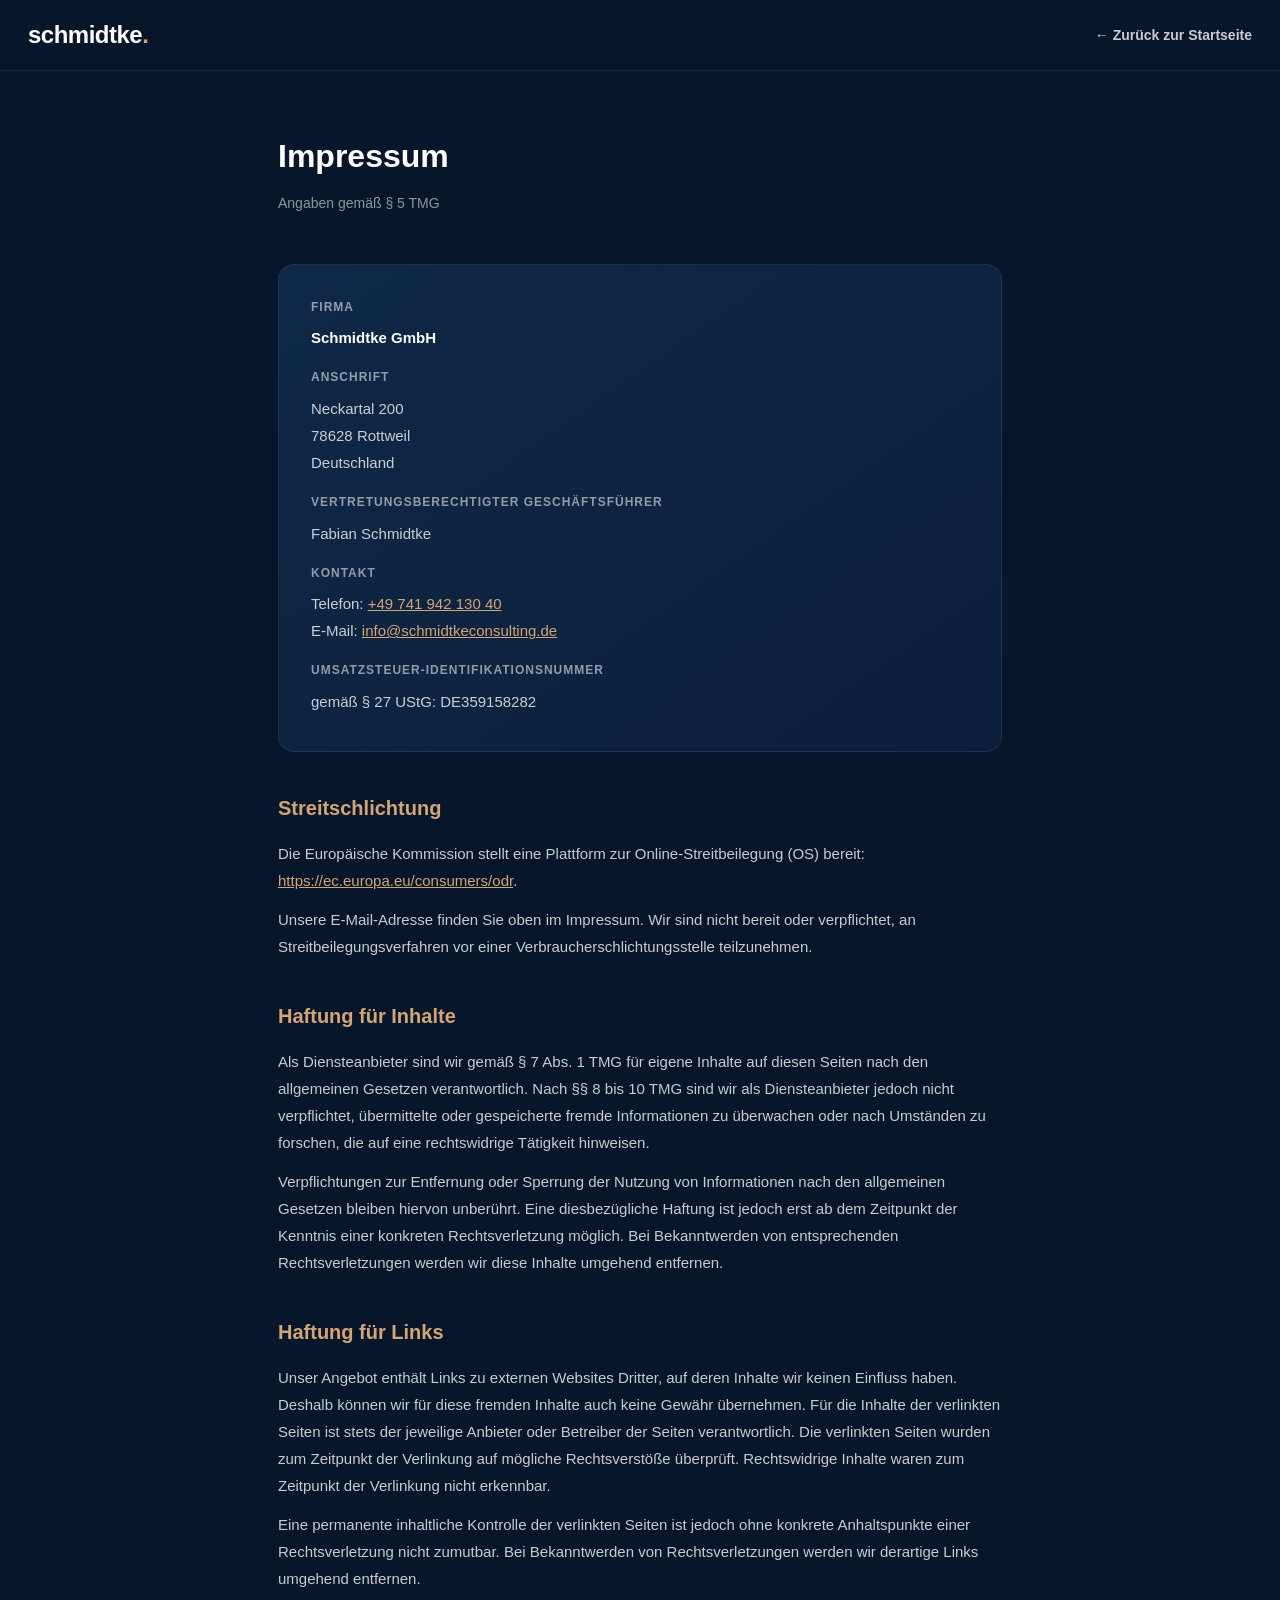
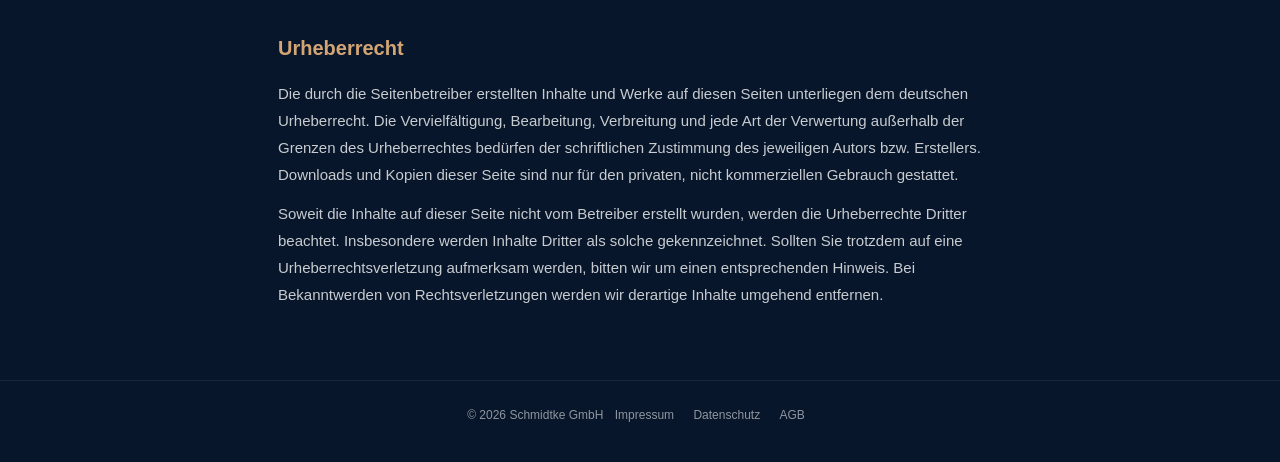
<file: bafa/impressum.html>
<!DOCTYPE html>
<html lang="de">
<head>
    <meta charset="UTF-8">
    <meta name="viewport" content="width=device-width, initial-scale=1.0">
    <!-- Favicon -->
    <link rel="icon" href="favicon.ico" sizes="48x48">
    <link rel="icon" href="favicon.svg" type="image/svg+xml">
    <link rel="apple-touch-icon" href="apple-touch-icon.png">
    <title>Impressum | Schmidtke GmbH</title>
    <meta name="robots" content="noindex, nofollow">

    <!-- ═══ Tracking & Cookie-Banner ═══ -->
    <script async src="https://vt.schmidtke-gmbh.de/tracker.js?site-id=VT-AC820796-70835"></script>

    <style>
        @font-face {
            font-family: 'SK Modernist';
            src: url('https://aosparadox.github.io/fonts/sk-modernist-regular-webfont.woff') format('woff');
            font-weight: 400; font-style: normal; font-display: swap;
        }
        @font-face {
            font-family: 'SK Modernist';
            src: url('https://aosparadox.github.io/fonts/sk-modernist-bold-webfont.woff') format('woff');
            font-weight: 700; font-style: normal; font-display: swap;
        }

        :root {
            --navy: #07162A;
            --navy-light: #0c1f3a;
            --navy-card: #0f2847;
            --gold: #D4A574;
            --white: #ffffff;
            --text-primary: #ffffff;
            --text-secondary: rgba(255,255,255,0.78);
            --text-muted: rgba(255,255,255,0.55);
            --border-subtle: rgba(255,255,255,0.07);
        }

        * { margin: 0; padding: 0; box-sizing: border-box; }

        body {
            font-family: 'SK Modernist', -apple-system, BlinkMacSystemFont, sans-serif;
            color: var(--text-primary);
            line-height: 1.6;
            background: var(--navy);
            -webkit-font-smoothing: antialiased;
            min-height: 100vh;
            display: flex;
            flex-direction: column;
            overflow-x: hidden;
        }

        @media (prefers-reduced-motion: reduce) {
            *, *::before, *::after {
                animation-duration: 0.01ms !important;
                transition-duration: 0.01ms !important;
            }
        }

        /* Nav */
        nav {
            padding: 16px 28px;
            border-bottom: 1px solid var(--border-subtle);
            display: flex;
            justify-content: space-between;
            align-items: center;
        }
        .logo {
            font-size: 24px; font-weight: 800;
            color: var(--white); text-decoration: none; letter-spacing: -0.5px;
        }
        .logo span { color: var(--gold); }
        .nav-back {
            color: var(--text-secondary); text-decoration: none;
            font-size: 14px; font-weight: 600; transition: color 0.2s;
        }
        .nav-back:hover { color: var(--gold); }

        /* Main */
        main {
            flex: 1;
            max-width: 780px;
            margin: 0 auto;
            padding: 60px 28px;
            width: 100%;
        }

        h1 {
            font-size: 32px; font-weight: 700;
            margin-bottom: 8px;
        }
        .page-sub {
            color: var(--text-muted);
            font-size: 14px;
            margin-bottom: 48px;
        }
        h2 {
            font-size: 20px; font-weight: 700;
            margin-top: 40px; margin-bottom: 16px;
            color: var(--gold);
        }
        h3 {
            font-size: 16px; font-weight: 700;
            margin-top: 28px; margin-bottom: 10px;
        }
        p, li {
            color: var(--text-secondary);
            font-size: 15px;
            line-height: 1.8;
            margin-bottom: 12px;
        }
        a { color: var(--gold); }

        .legal-card {
            background: linear-gradient(145deg, var(--navy-card), var(--navy-light));
            border: 1px solid var(--border-subtle);
            border-radius: 16px;
            padding: 32px;
            margin-bottom: 20px;
        }
        .legal-card p { margin-bottom: 4px; }
        .legal-card .label {
            font-size: 12px;
            font-weight: 700;
            color: var(--text-muted);
            text-transform: uppercase;
            letter-spacing: 1px;
            margin-top: 16px;
            margin-bottom: 6px;
        }
        .legal-card .label:first-child { margin-top: 0; }

        /* Footer */
        footer {
            padding: 24px 28px;
            border-top: 1px solid var(--border-subtle);
            text-align: center;
        }
        footer p { font-size: 12px; color: var(--text-muted); }
        footer a {
            color: var(--text-muted); text-decoration: none;
            margin: 0 8px; transition: color 0.2s;
        }
        footer a:hover { color: var(--gold); }

        /* ═══ MOBILE MENU ═══ */
        .burger {
            display: none; flex-direction: column; justify-content: center;
            gap: 5px; width: 44px; height: 44px; padding: 10px;
            background: none; border: none; cursor: pointer; z-index: 200;
            -webkit-tap-highlight-color: transparent;
        }
        .burger span {
            display: block; width: 22px; height: 2px;
            background: var(--white); border-radius: 2px;
            transition: all 0.3s ease; transform-origin: center;
        }
        .burger.active span:nth-child(1) { transform: rotate(45deg) translate(5px, 5px); }
        .burger.active span:nth-child(2) { opacity: 0; }
        .burger.active span:nth-child(3) { transform: rotate(-45deg) translate(5px, -5px); }
        .mobile-overlay {
            display: none; position: fixed;
            top: 0; left: 0; right: 0; bottom: 0;
            background: rgba(7, 22, 42, 0.97);
            backdrop-filter: blur(20px); -webkit-backdrop-filter: blur(20px);
            z-index: 150; flex-direction: column;
            align-items: center; justify-content: center;
        }
        .mobile-overlay.open { display: flex; }
        .mobile-overlay a {
            color: var(--white); text-decoration: none;
            font-size: 22px; font-weight: 700;
            padding: 16px 32px; transition: color 0.2s; text-align: center;
        }
        .mobile-overlay a:hover, .mobile-overlay a:active { color: var(--gold); }
        .mobile-overlay .mobile-cta {
            margin-top: 20px; background: var(--red); color: white;
            padding: 18px 44px; border-radius: 100px;
            font-size: 17px; font-weight: 700;
            box-shadow: 0 8px 28px rgba(230, 47, 31, 0.3);
        }
        .mobile-overlay .mobile-cta:hover { background: #c92518; }
        .mobile-overlay .mobile-legal {
            display: flex; gap: 20px; margin-top: 40px;
            padding-top: 24px; border-top: 1px solid var(--border-subtle);
        }
        .mobile-overlay .mobile-legal a {
            font-size: 13px; font-weight: 600; color: var(--text-muted); padding: 8px;
        }

        @media (max-width: 768px) {
            .burger { display: flex; }
            .nav-back { display: none; }
            main { padding: 40px 20px; }
            h1 { font-size: 26px; }
            h2 { font-size: 18px; }
            .legal-card { padding: 24px 20px; }
            nav { padding: 14px 20px; }
            .logo { font-size: 20px; }
        }
        @media (max-width: 480px) {
            main { padding: 32px 14px; }
            h1 { font-size: 22px; }
            .legal-card { padding: 20px 16px; border-radius: 12px; }
            nav { padding: 12px 14px; }
            .logo { font-size: 18px; }
        }
    </style>
</head>
<body>

<nav>
    <a href="index.html" class="logo">schmidtke<span>.</span></a>
    <a href="index.html" class="nav-back">&#8592; Zurück zur Startseite</a>
    <button class="burger" id="burger" aria-label="Menü öffnen" aria-expanded="false">
        <span></span><span></span><span></span>
    </button>
</nav>

<div class="mobile-overlay" id="mobileMenu" aria-hidden="true">
    <a href="index.html">Startseite</a>
    <a href="index.html#analyse">KI-Analyse</a>
    <a href="index.html#leistungen">Leistungen</a>
    <a href="index.html#warum">Warum wir</a>
    <a href="index.html#foerderung">Förderung</a>
    <a href="formular.html" class="mobile-cta">Erstgespräch sichern &#8594;</a>
    <div class="mobile-legal">
        <a href="impressum.html">Impressum</a>
        <a href="datenschutz.html">Datenschutz</a>
        <a href="agb.html">AGB</a>
    </div>
</div>

<main>
    <h1>Impressum</h1>
    <p class="page-sub">Angaben gemäß § 5 TMG</p>

    <div class="legal-card">
        <p class="label">Firma</p>
        <p><strong style="color: var(--white);">Schmidtke GmbH</strong></p>

        <p class="label">Anschrift</p>
        <p>Neckartal 200<br>78628 Rottweil<br>Deutschland</p>

        <p class="label">Vertretungsberechtigter Geschäftsführer</p>
        <p>Fabian Schmidtke</p>

        <p class="label">Kontakt</p>
        <p>Telefon: <a href="tel:+4974194213040">+49 741 942 130 40</a><br>
        E-Mail: <a href="mailto:info@schmidtkeconsulting.de">info@schmidtkeconsulting.de</a></p>

        <p class="label">Umsatzsteuer-Identifikationsnummer</p>
        <p>gemäß § 27 UStG: DE359158282</p>
    </div>

    <h2>Streitschlichtung</h2>
    <p>Die Europäische Kommission stellt eine Plattform zur Online-Streitbeilegung (OS) bereit: <a href="https://ec.europa.eu/consumers/odr" target="_blank" rel="noopener">https://ec.europa.eu/consumers/odr</a>.</p>
    <p>Unsere E-Mail-Adresse finden Sie oben im Impressum. Wir sind nicht bereit oder verpflichtet, an Streitbeilegungsverfahren vor einer Verbraucherschlichtungsstelle teilzunehmen.</p>

    <h2>Haftung für Inhalte</h2>
    <p>Als Diensteanbieter sind wir gemäß § 7 Abs. 1 TMG für eigene Inhalte auf diesen Seiten nach den allgemeinen Gesetzen verantwortlich. Nach §§ 8 bis 10 TMG sind wir als Diensteanbieter jedoch nicht verpflichtet, übermittelte oder gespeicherte fremde Informationen zu überwachen oder nach Umständen zu forschen, die auf eine rechtswidrige Tätigkeit hinweisen.</p>
    <p>Verpflichtungen zur Entfernung oder Sperrung der Nutzung von Informationen nach den allgemeinen Gesetzen bleiben hiervon unberührt. Eine diesbezügliche Haftung ist jedoch erst ab dem Zeitpunkt der Kenntnis einer konkreten Rechtsverletzung möglich. Bei Bekanntwerden von entsprechenden Rechtsverletzungen werden wir diese Inhalte umgehend entfernen.</p>

    <h2>Haftung für Links</h2>
    <p>Unser Angebot enthält Links zu externen Websites Dritter, auf deren Inhalte wir keinen Einfluss haben. Deshalb können wir für diese fremden Inhalte auch keine Gewähr übernehmen. Für die Inhalte der verlinkten Seiten ist stets der jeweilige Anbieter oder Betreiber der Seiten verantwortlich. Die verlinkten Seiten wurden zum Zeitpunkt der Verlinkung auf mögliche Rechtsverstöße überprüft. Rechtswidrige Inhalte waren zum Zeitpunkt der Verlinkung nicht erkennbar.</p>
    <p>Eine permanente inhaltliche Kontrolle der verlinkten Seiten ist jedoch ohne konkrete Anhaltspunkte einer Rechtsverletzung nicht zumutbar. Bei Bekanntwerden von Rechtsverletzungen werden wir derartige Links umgehend entfernen.</p>

    <h2>Urheberrecht</h2>
    <p>Die durch die Seitenbetreiber erstellten Inhalte und Werke auf diesen Seiten unterliegen dem deutschen Urheberrecht. Die Vervielfältigung, Bearbeitung, Verbreitung und jede Art der Verwertung außerhalb der Grenzen des Urheberrechtes bedürfen der schriftlichen Zustimmung des jeweiligen Autors bzw. Erstellers. Downloads und Kopien dieser Seite sind nur für den privaten, nicht kommerziellen Gebrauch gestattet.</p>
    <p>Soweit die Inhalte auf dieser Seite nicht vom Betreiber erstellt wurden, werden die Urheberrechte Dritter beachtet. Insbesondere werden Inhalte Dritter als solche gekennzeichnet. Sollten Sie trotzdem auf eine Urheberrechtsverletzung aufmerksam werden, bitten wir um einen entsprechenden Hinweis. Bei Bekanntwerden von Rechtsverletzungen werden wir derartige Inhalte umgehend entfernen.</p>
</main>

<footer>
    <p>
        &copy; 2026 Schmidtke GmbH
        <a href="impressum.html">Impressum</a>
        <a href="datenschutz.html">Datenschutz</a>
        <a href="agb.html">AGB</a>
    </p>
</footer>

<script>
(function() {
    const burger = document.getElementById('burger');
    const menu = document.getElementById('mobileMenu');
    if (!burger || !menu) return;
    function toggleMenu() {
        const isOpen = menu.classList.contains('open');
        menu.classList.toggle('open');
        burger.classList.toggle('active');
        burger.setAttribute('aria-expanded', String(!isOpen));
        menu.setAttribute('aria-hidden', String(isOpen));
        document.body.style.overflow = isOpen ? '' : 'hidden';
    }
    burger.addEventListener('click', toggleMenu);
    menu.querySelectorAll('a').forEach(link => {
        link.addEventListener('click', () => {
            menu.classList.remove('open');
            burger.classList.remove('active');
            burger.setAttribute('aria-expanded', 'false');
            menu.setAttribute('aria-hidden', 'true');
            document.body.style.overflow = '';
        });
    });
    document.addEventListener('keydown', (e) => {
        if (e.key === 'Escape' && menu.classList.contains('open')) toggleMenu();
    });
})();

// UTM FORWARDING: Preserve UTMs across pages
(function() {
    const params = new URLSearchParams(window.location.search);
    const utmKeys = ['utm_source', 'utm_medium', 'utm_campaign', 'utm_content', 'utm_term'];
    utmKeys.forEach(key => { const val = params.get(key); if (val) sessionStorage.setItem(key, val); });
    if (!sessionStorage.getItem('original_referrer')) sessionStorage.setItem('original_referrer', document.referrer || 'direct');
    if (!sessionStorage.getItem('landing_page')) sessionStorage.setItem('landing_page', window.location.href);
    document.querySelectorAll('a[href*="formular.html"]').forEach(link => {
        const url = new URL(link.href, window.location.origin);
        utmKeys.forEach(key => { const val = params.get(key) || sessionStorage.getItem(key); if (val) url.searchParams.set(key, val); });
        link.href = url.pathname + url.search;
    });
})();
</script>

<!-- ═══ Vibetrack Cookie-Banner ═══ -->
<script async src="https://vt.schmidtke-gmbh.de/cookie.js?site-id=VT-AC820796-70835"></script>

</body>
</html>
</file>
<file: bafa/bafa.css>
@font-face{font-family:"SK Modernist";src:url("https://aosparadox.github.io/fonts/«redacted:sk-…».woff") format("woff");font-weight:400;font-display:swap}@font-face{font-family:"SK Modernist";src:url("https://aosparadox.github.io/fonts/«redacted:sk-…».woff") format("woff");font-weight:700;font-display:swap}
:root{
  --c-navy:#07162a;--c-navy-2:#0e2540;--c-ink:#102039;--c-copy:#40516a;--c-muted:#69778b;
  --c-white:#fff;--c-off:#f4f6f8;--c-line:#dfe5ec;--c-gold:#d4a574;--c-gold-dark:#9c6b39;
  --c-red:#df2b1c;--c-red-dark:#be2116;--c-green:#19734b;--c-green-soft:#e8f5ee;--c-error:#b42318;
  --c-shadow-14:rgba(7,22,42,.14);--c-shadow-09:rgba(7,22,42,.09);--c-white-10:rgba(255,255,255,.1);--c-white-72:rgba(255,255,255,.72);--c-white-76:rgba(255,255,255,.76);--c-white-68:rgba(255,255,255,.68);--c-white-65:rgba(255,255,255,.65);--c-white-62:rgba(255,255,255,.62);--c-white-58:rgba(255,255,255,.58);--c-white-12:rgba(255,255,255,.12);--c-red-20:rgba(230,47,31,.2);--c-gold-22:rgba(212,165,116,.22);--c-gold-14:rgba(212,165,116,.14);--c-gold-025:rgba(212,165,116,.025);--c-gold-018:rgba(212,165,116,.018);--c-gold-soft:#fbf5ee;--c-error-soft:#fef3f2;
  --font:"SK Modernist",Arial,sans-serif;--shadow:0 24px 70px var(--c-shadow-14);--shadow-small:0 10px 30px var(--c-shadow-09);
  --radius:18px;--radius-small:10px;--container:1200px;--gutter:clamp(1.25rem,4vw,2rem);--section-y:clamp(4rem,8vw,7rem)
}
*{box-sizing:border-box}html{scroll-behavior:smooth;overflow-x:clip}body{margin:0;background:var(--c-white);color:var(--c-ink);font-family:var(--font);font-size:1rem;line-height:1.6;overflow-x:clip}img{display:block;max-width:100%}a{color:inherit}button,input,select,textarea{font:inherit}.container{width:min(100% - 2 * var(--gutter),var(--container));margin-inline:auto}.skip-link{position:fixed;left:1rem;top:1rem;z-index:1000;transform:translateY(-200%);background:var(--c-white);padding:.75rem 1rem;border-radius:var(--radius-small);box-shadow:var(--shadow-small)}.skip-link:focus{transform:none}:focus-visible{outline:3px solid var(--c-gold);outline-offset:3px}.site-header{position:relative;z-index:20;background:var(--c-navy);color:var(--c-white);border-bottom:1px solid var(--c-white-10)}.site-header__inner{min-height:76px;display:flex;align-items:center;justify-content:space-between;gap:1rem}.brand{font-size:1.45rem;font-weight:700;letter-spacing:-.04em;text-decoration:none}.brand span,.hero h1 span{color:var(--c-gold)}.header-trust{margin:0;color:var(--c-white-72);font-size:.875rem}.button{display:inline-flex;min-height:52px;align-items:center;justify-content:center;border:0;border-radius:999px;padding:.8rem 1.35rem;background:var(--c-red);color:var(--c-white);font-weight:700;text-align:center;text-decoration:none;cursor:pointer;transition:background-color .2s,transform .2s,box-shadow .2s;box-shadow:0 10px 28px var(--c-red-20)}.button:hover{background:var(--c-red-dark);transform:translateY(-2px)}.button--small{min-height:44px;padding:.55rem 1rem;font-size:.875rem}.button--ghost{background:transparent;color:var(--c-ink);border:1px solid var(--c-line);box-shadow:none}.button--ghost:hover{background:var(--c-off)}.section{padding-block:var(--section-y)}.section--light{background:var(--c-off)}.section--dark{background:var(--c-navy);color:var(--c-white)}.eyebrow{margin:0 0 1rem;color:var(--c-gold-dark);font-size:.76rem;font-weight:700;letter-spacing:.14em;text-transform:uppercase}.hero{background:var(--c-navy);color:var(--c-white);padding:clamp(3.5rem,8vw,7rem) 0;position:relative}.hero:after{content:"";position:absolute;right:-12rem;top:-14rem;width:34rem;height:34rem;border:1px solid var(--c-gold-14);border-radius:50%;box-shadow:0 0 0 5rem var(--c-gold-025),0 0 0 10rem var(--c-gold-018);pointer-events:none}.hero__grid{display:grid;grid-template-columns:minmax(0,1.25fr) minmax(310px,.75fr);gap:clamp(2.5rem,7vw,6rem);align-items:center;position:relative;z-index:1}.hero h1{max-width:780px;margin:0;font-size:clamp(2.6rem,5.6vw,5.4rem);line-height:.98;letter-spacing:-.055em;text-wrap:balance}.hero__lead{max-width:720px;margin:1.6rem 0 0;color:var(--c-white-76);font-size:clamp(1.02rem,1.8vw,1.24rem)}.hero__actions{display:flex;align-items:center;gap:1rem;margin-top:2rem}.hero__actions p{margin:0;color:var(--c-white-58);font-size:.875rem}.check-list,.cross-list{list-style:none;margin:1.8rem 0 0;padding:0;display:grid;gap:.65rem}.check-list li,.cross-list li{position:relative;padding-left:1.7rem}.check-list li:before,.cross-list li:before{position:absolute;left:0;font-weight:700}.check-list li:before{content:"✓";color:var(--c-green)}.hero .check-list{display:flex;flex-wrap:wrap;gap:.65rem 1.5rem;color:var(--c-white-72);font-size:.86rem}.hero .check-list li:before{color:var(--c-gold)}.cross-list li:before{content:"×";color:var(--c-error)}.hero__result-card{background:var(--c-white);color:var(--c-ink);padding:clamp(1.5rem,4vw,2.5rem);border-radius:var(--radius);box-shadow:var(--shadow);transform:rotate(1.3deg)}.result-card__label{margin:0;color:var(--c-muted);font-size:.86rem}.result-card__amount{margin:.2rem 0 1rem;font-size:clamp(2.2rem,5vw,3.7rem);line-height:1;font-weight:700;letter-spacing:-.05em}.result-card__bar{height:9px;background:var(--c-line);border-radius:999px;overflow:hidden}.result-card__bar span{display:block;width:80%;height:100%;background:var(--c-gold)}.hero__result-card dl{margin:1.5rem 0 0}.hero__result-card dl div{display:flex;justify-content:space-between;gap:1rem;padding:.7rem 0;border-bottom:1px solid var(--c-line)}.hero__result-card dt{color:var(--c-muted)}.hero__result-card dd{margin:0;font-weight:700}.fineprint{margin:1.2rem 0 0;color:var(--c-muted);font-size:.76rem}.section h2{max-width:780px;margin:0;font-size:clamp(2rem,4vw,3.5rem);line-height:1.08;letter-spacing:-.045em;text-wrap:balance}.process__grid{display:grid;grid-template-columns:repeat(3,minmax(0,1fr));gap:0;margin:3rem 0 0;padding:0;list-style:none;border-top:1px solid var(--c-line)}.process__grid li{min-width:0;padding:2rem 2rem 0 0}.process__grid li+li{padding-left:2rem;border-left:1px solid var(--c-line)}.process__grid span{color:var(--c-gold-dark);font-size:.82rem;font-weight:700}.process__grid h3{margin:.6rem 0 .4rem;font-size:1.25rem}.process__grid p{margin:0;color:var(--c-copy)}.fit__grid{display:grid;grid-template-columns:minmax(0,.7fr) minmax(0,1.3fr);gap:clamp(2.5rem,7vw,6rem);align-items:start}.fit__grid>div>p:not(.eyebrow){color:var(--c-copy);font-size:1.08rem}.fit__columns{display:grid;grid-template-columns:repeat(2,minmax(0,1fr));gap:1px;background:var(--c-line);border:1px solid var(--c-line);border-radius:var(--radius);overflow:hidden}.fit__columns>div{min-width:0;background:var(--c-white);padding:clamp(1.5rem,3vw,2.2rem)}.fit__columns h3{margin:0}.services__grid{display:grid;grid-template-columns:minmax(0,.75fr) minmax(0,1.25fr);gap:clamp(2.5rem,7vw,6rem);align-items:center}.services__photo{border-radius:var(--radius);overflow:hidden;box-shadow:var(--shadow-small);aspect-ratio:4/5}.services__photo img{width:100%;height:100%;object-fit:cover}.services__grid>div>p:not(.eyebrow,.notice){color:var(--c-copy);font-size:1.08rem}.service-list{list-style:none;margin:2rem 0;padding:0;border-top:1px solid var(--c-line)}.service-list li{display:grid;grid-template-columns:170px 1fr;gap:1.2rem;padding:1rem 0;border-bottom:1px solid var(--c-line)}.service-list span{color:var(--c-copy)}.notice{padding:1rem 1.2rem;background:var(--c-off);border-radius:var(--radius-small);color:var(--c-copy);font-size:.9rem}.proof__grid{display:grid;grid-template-columns:repeat(3,minmax(0,1fr));gap:2rem}.proof__grid div{display:grid;gap:.25rem}.proof__grid strong{font-size:clamp(2rem,5vw,4rem);color:var(--c-gold);letter-spacing:-.05em}.proof__grid span{color:var(--c-white-68)}.faq__inner{max-width:850px}.faq h2{margin-bottom:2.5rem}.faq details{border-top:1px solid var(--c-line);padding:1.2rem 0}.faq details:last-child{border-bottom:1px solid var(--c-line)}.faq summary{cursor:pointer;font-size:1.08rem;font-weight:700;min-height:44px}.faq details p{color:var(--c-copy);max-width:720px}.final-cta{background:var(--c-off);text-align:center}.final-cta__inner{max-width:820px}.final-cta h2{margin-inline:auto}.final-cta p:not(.eyebrow){color:var(--c-copy);font-size:1.08rem}.final-cta small{display:block;margin-top:1rem;color:var(--c-muted)}.site-footer{background:var(--c-navy);color:var(--c-white-65);padding:2rem 0}.site-footer__inner{display:flex;align-items:center;justify-content:space-between;gap:2rem}.site-footer__inner p{margin:0}.site-footer nav{display:flex;gap:1rem}.site-footer nav a{text-decoration:none}.site-footer .brand{color:var(--c-white)}
/* Rechner */.funnel-page,.result-page{background:var(--c-off);min-height:100vh}.funnel{padding:clamp(2rem,5vw,4.5rem) var(--gutter)}.funnel__shell{max-width:760px;margin:auto}.progress{margin-bottom:1rem}.progress__meta{display:flex;justify-content:space-between;color:var(--c-muted);font-size:.82rem;font-weight:700}.progress__track{height:7px;margin-top:.5rem;background:var(--c-line);border-radius:999px;overflow:hidden}.progress__track span{display:block;width:25%;height:100%;background:var(--c-gold);transition:width .25s}.calculator{background:var(--c-white);border-radius:var(--radius);box-shadow:var(--shadow-small);padding:clamp(1.35rem,5vw,3.5rem)}.form-step :is(h1,h2){margin:0;font-size:clamp(2rem,5vw,3.35rem);line-height:1.06;letter-spacing:-.045em}.form-step__intro{margin:1rem 0 2rem;color:var(--c-copy);font-size:1.02rem}.field{margin:0 0 1.35rem;padding:0;border:0}.field-grid{display:grid;gap:1rem}.field-grid--two{grid-template-columns:repeat(2,minmax(0,1fr))}.field label,.field legend{display:block;margin-bottom:.5rem;font-weight:700;font-size:.91rem}.field input,.field select{width:100%;min-height:52px;border:1px solid var(--c-line);border-radius:var(--radius-small);background:var(--c-white);color:var(--c-ink);padding:.75rem .9rem;font-size:1rem}.field input:focus,.field select:focus{border-color:var(--c-gold-dark);outline:3px solid var(--c-gold-22)}.input-suffix{position:relative}.input-suffix span{position:absolute;right:1rem;top:50%;transform:translateY(-50%);color:var(--c-muted)}.input-suffix input{padding-right:3rem}.field__hint{margin:.35rem 0 0;color:var(--c-muted);font-size:.78rem}.field__error{display:none;margin:.4rem 0 0;color:var(--c-error);font-size:.8rem}.field.is-invalid .field__error,.consent.is-invalid+.consent-error{display:block}.field.is-invalid input,.field.is-invalid select{border-color:var(--c-error)}.choice-grid{display:grid;grid-template-columns:repeat(4,minmax(0,1fr));gap:.65rem}.choice-grid--two{grid-template-columns:repeat(2,minmax(0,1fr))}.choice{min-width:0}.choice input{position:absolute;opacity:0;width:1px;height:1px}.choice span{display:flex;min-height:52px;align-items:center;justify-content:center;border:1px solid var(--c-line);border-radius:var(--radius-small);padding:.65rem;text-align:center;cursor:pointer}.choice input:checked+span{border-color:var(--c-gold-dark);background:var(--c-gold-soft);box-shadow:inset 0 0 0 1px var(--c-gold-dark)}.choice input:focus-visible+span{outline:3px solid var(--c-gold);outline-offset:2px}.form-nav{display:flex;justify-content:space-between;gap:1rem;margin-top:2rem}.form-nav .button{min-width:145px}.conditional-region[hidden],.form-step[hidden]{display:none}.honeypot{position:absolute!important;left:-9999px!important}.locked-result{margin:0 0 1.5rem;padding:1.2rem 1.4rem;background:var(--c-navy);color:var(--c-white);border-radius:var(--radius-small);display:grid;grid-template-columns:1fr auto;gap:.2rem 1rem}.locked-result span,.locked-result small{color:var(--c-white-62)}.locked-result strong{font-size:1.7rem;filter:blur(7px);user-select:none}.locked-result div{grid-column:1/-1;height:1px;background:var(--c-white-12)}.locked-result small{grid-column:1/-1}.consent{display:flex;gap:.7rem;align-items:flex-start;font-size:.83rem;color:var(--c-copy)}.consent input{width:20px;height:20px;flex:0 0 20px;margin-top:.15rem;accent-color:var(--c-red)}.form-note,.funnel__legal{color:var(--c-muted);font-size:.78rem}.funnel__legal{text-align:center;margin:1rem auto 0;max-width:640px}.submit-error,.noscript{padding:1rem;border-radius:var(--radius-small);background:var(--c-error-soft);color:var(--c-error)}
/* Ergebnis */.result-main{padding:clamp(2.5rem,7vw,6rem) var(--gutter)}.result-shell{max-width:920px;margin:auto}.result-shell h1{max-width:780px;margin:0;font-size:clamp(2.2rem,5vw,4rem);line-height:1.04;letter-spacing:-.05em}.result-summary{display:grid;grid-template-columns:repeat(3,minmax(0,1fr));gap:1px;background:var(--c-line);border:1px solid var(--c-line);border-radius:var(--radius);overflow:hidden;margin:2.5rem 0 1rem;box-shadow:var(--shadow-small)}.result-summary>div{display:grid;gap:.5rem;background:var(--c-white);padding:clamp(1.2rem,3vw,2rem)}.result-summary span{color:var(--c-muted);font-size:.82rem}.result-summary strong{font-size:clamp(1.7rem,4vw,3rem);line-height:1;color:var(--c-ink)}.result-summary__primary strong{color:var(--c-green)}.result-basis{color:var(--c-muted);font-size:.86rem}.fit-message{margin:2.5rem 0;padding:clamp(1.4rem,3vw,2rem);background:var(--c-white);border-radius:var(--radius);box-shadow:var(--shadow-small)}.fit-message h2{margin:0 0 .5rem}.fit-message p{margin:0;color:var(--c-copy)}.result-actions{display:flex;gap:1rem;margin:2rem 0}.result-shell>.notice{margin-top:2rem}
@media(max-width:899px){.hero__grid,.fit__grid,.services__grid{grid-template-columns:1fr}.hero__result-card{max-width:560px;transform:none}.process__grid{grid-template-columns:1fr}.process__grid li,.process__grid li+li{padding:1.35rem 0;border-left:0;border-bottom:1px solid var(--c-line)}.proof__grid{grid-template-columns:1fr}.proof__grid div{grid-template-columns:150px 1fr;align-items:center}.fit__columns{grid-template-columns:1fr}.services__photo{max-height:580px}.site-footer__inner{flex-wrap:wrap}}
@media(max-width:600px){.site-header__inner{min-height:64px}.site-header .button--small{display:none}.header-trust{font-size:.74rem;text-align:right}.hero{padding-top:3rem}.hero h1{font-size:clamp(2.55rem,13vw,3.65rem)}.hero__lead{font-size:1rem}.hero__actions{align-items:stretch;flex-direction:column}.hero__actions .button{width:100%}.hero__actions p{text-align:center}.hero .check-list{display:grid}.hero__result-card{padding:1.4rem}.section{padding-block:4rem}.fit__columns{display:grid}.service-list li{grid-template-columns:1fr;gap:.2rem}.proof__grid div{grid-template-columns:115px 1fr;gap:1rem}.proof__grid strong{font-size:2rem}.site-footer__inner{display:grid;gap:.8rem}.field-grid--two,.choice-grid,.choice-grid--two,.result-summary{grid-template-columns:1fr}.calculator{padding:1.25rem}.form-step :is(h1,h2){font-size:2.1rem}.choice-grid{grid-template-columns:repeat(2,minmax(0,1fr))}.form-nav{flex-direction:column-reverse}.form-nav .button{width:100%}.result-summary>div{padding:1.4rem}.result-actions{flex-direction:column}.result-actions .button{width:100%}}
@media(prefers-reduced-motion:reduce){html{scroll-behavior:auto}*,*:before,*:after{animation-duration:.01ms!important;transition-duration:.01ms!important;scroll-behavior:auto!important}}
</file>
